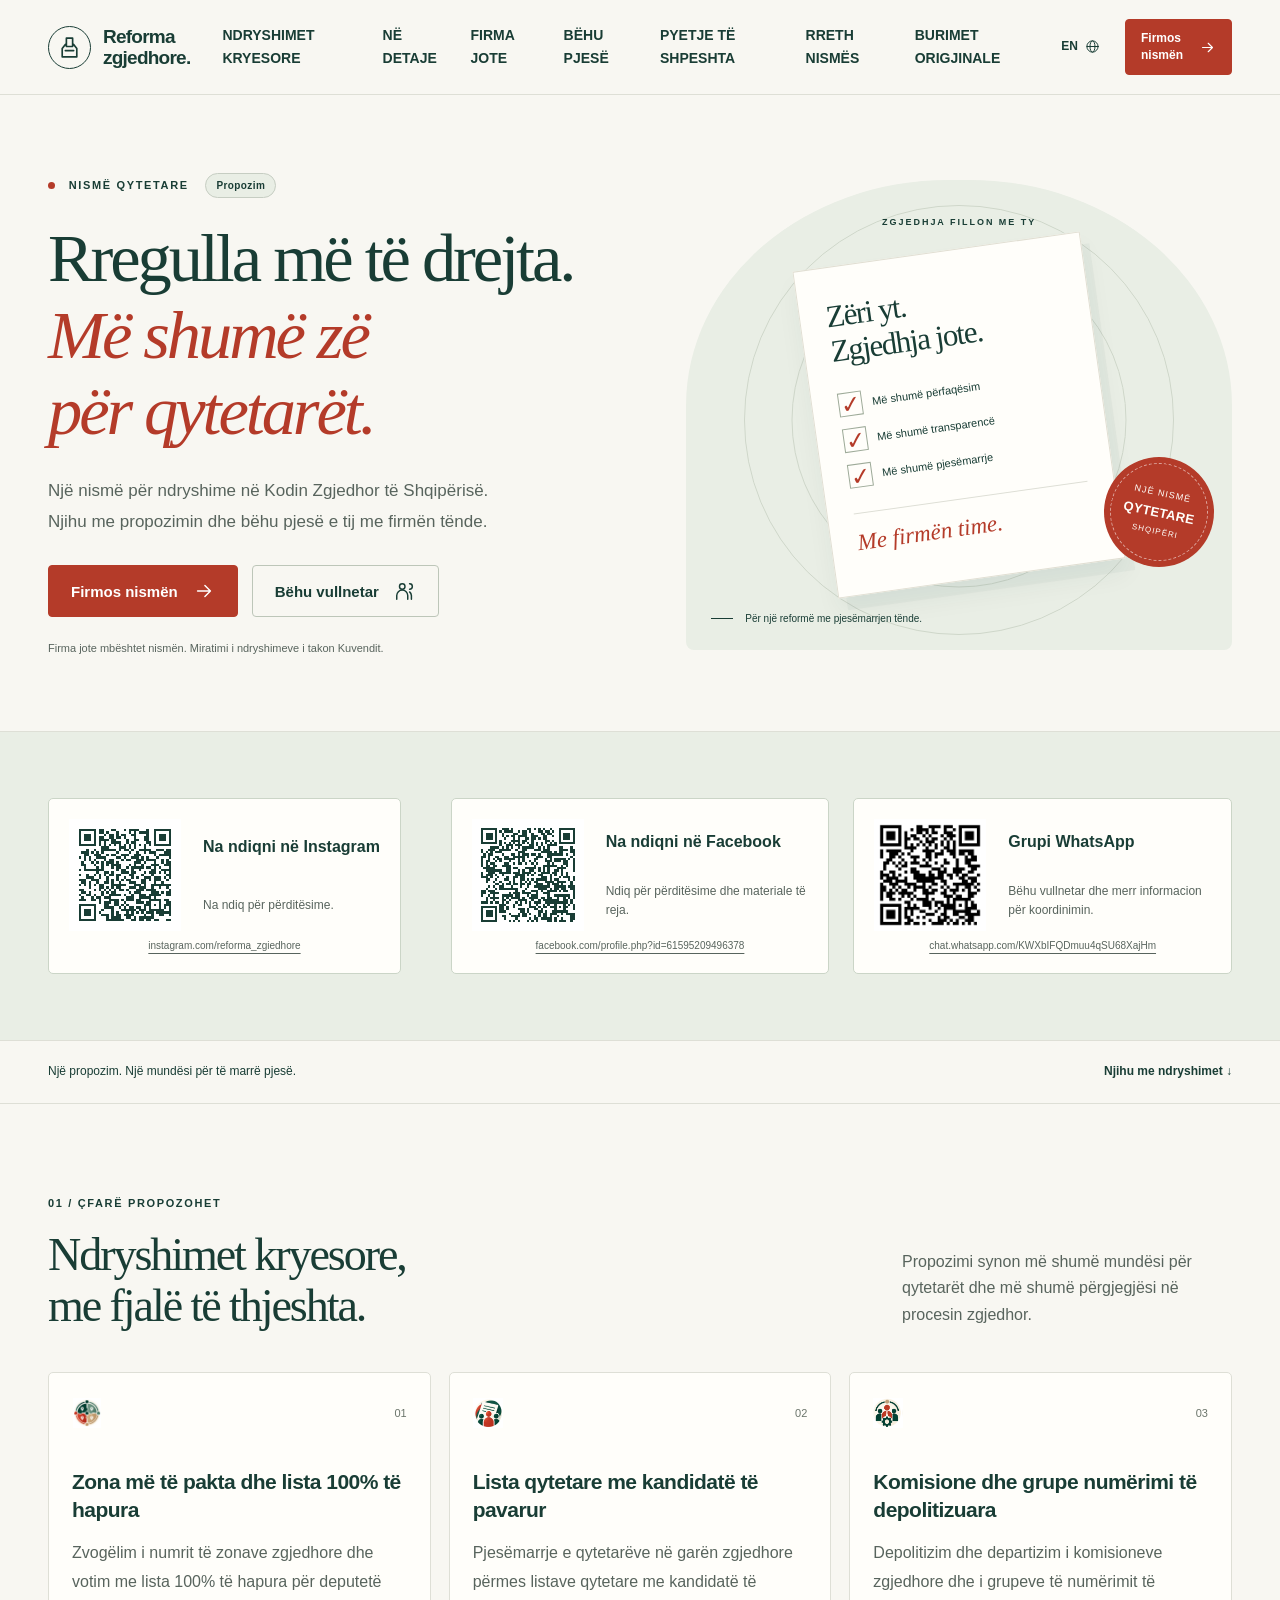
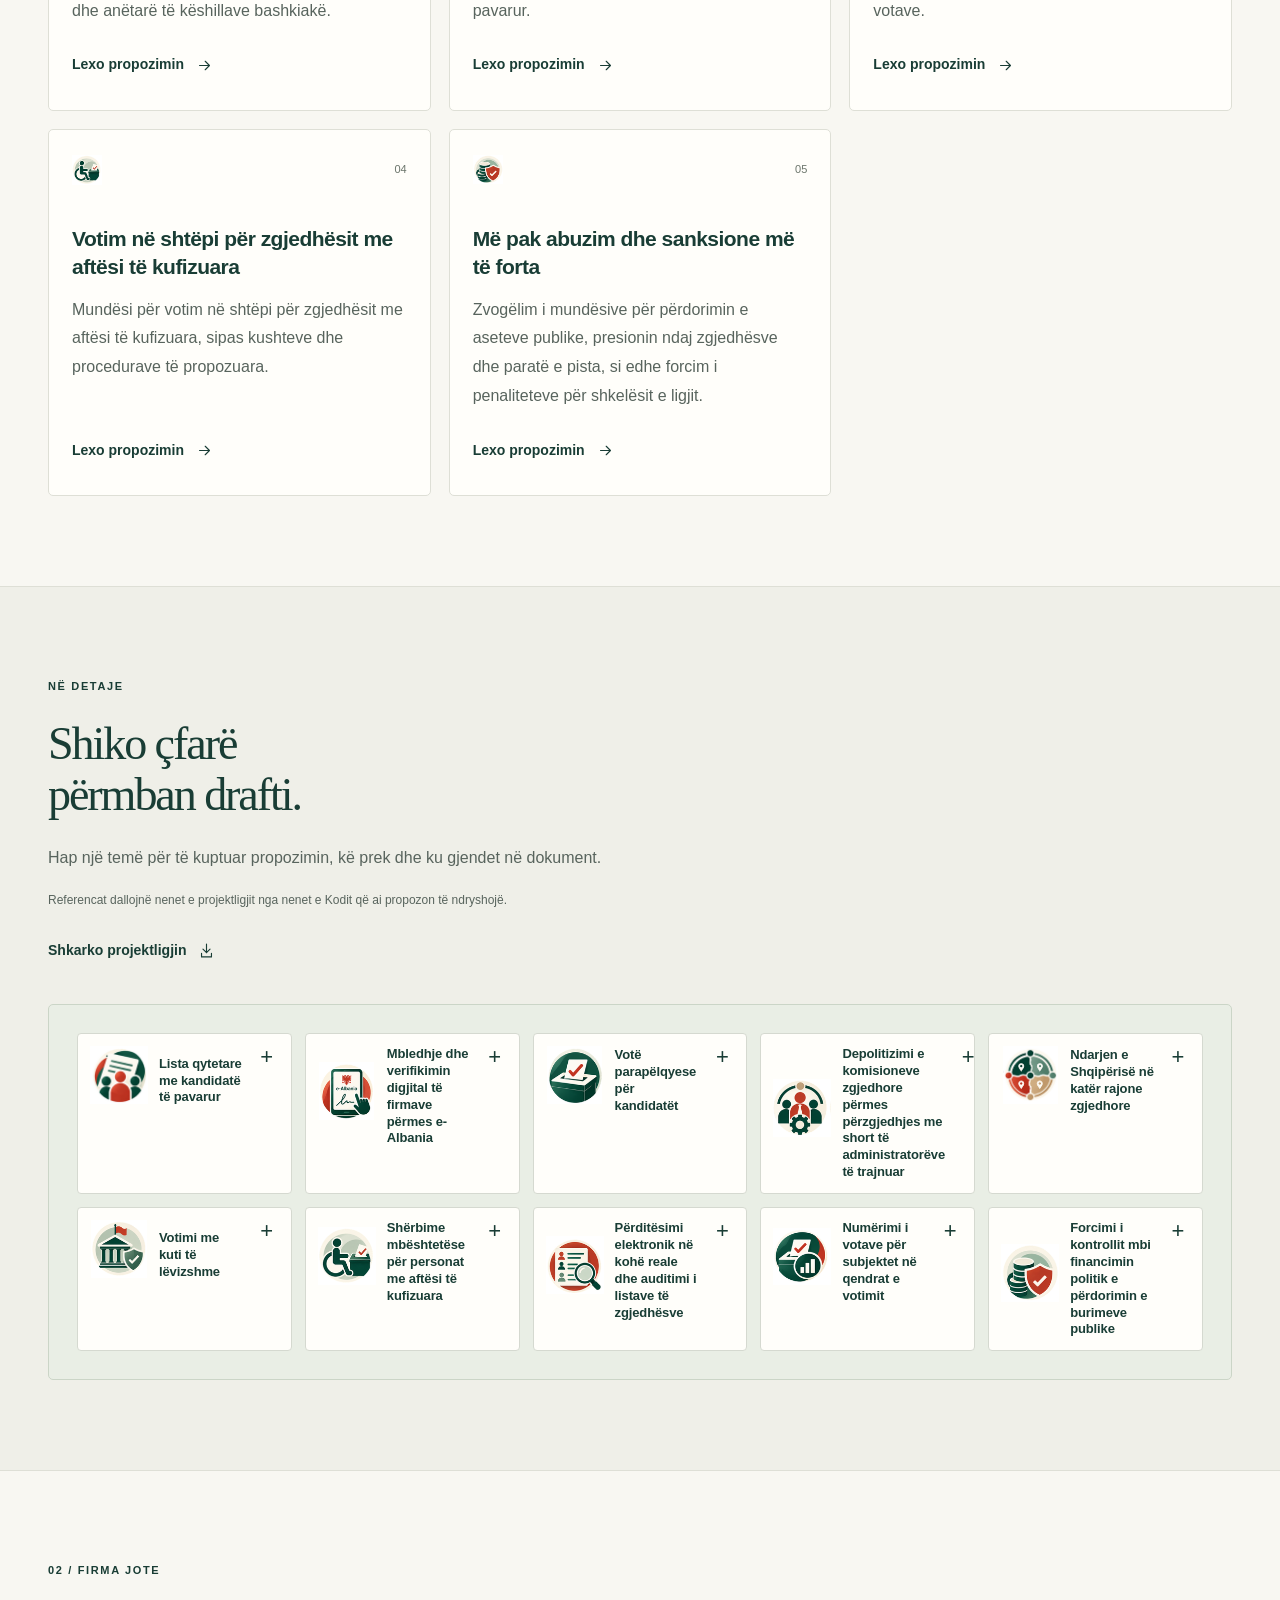
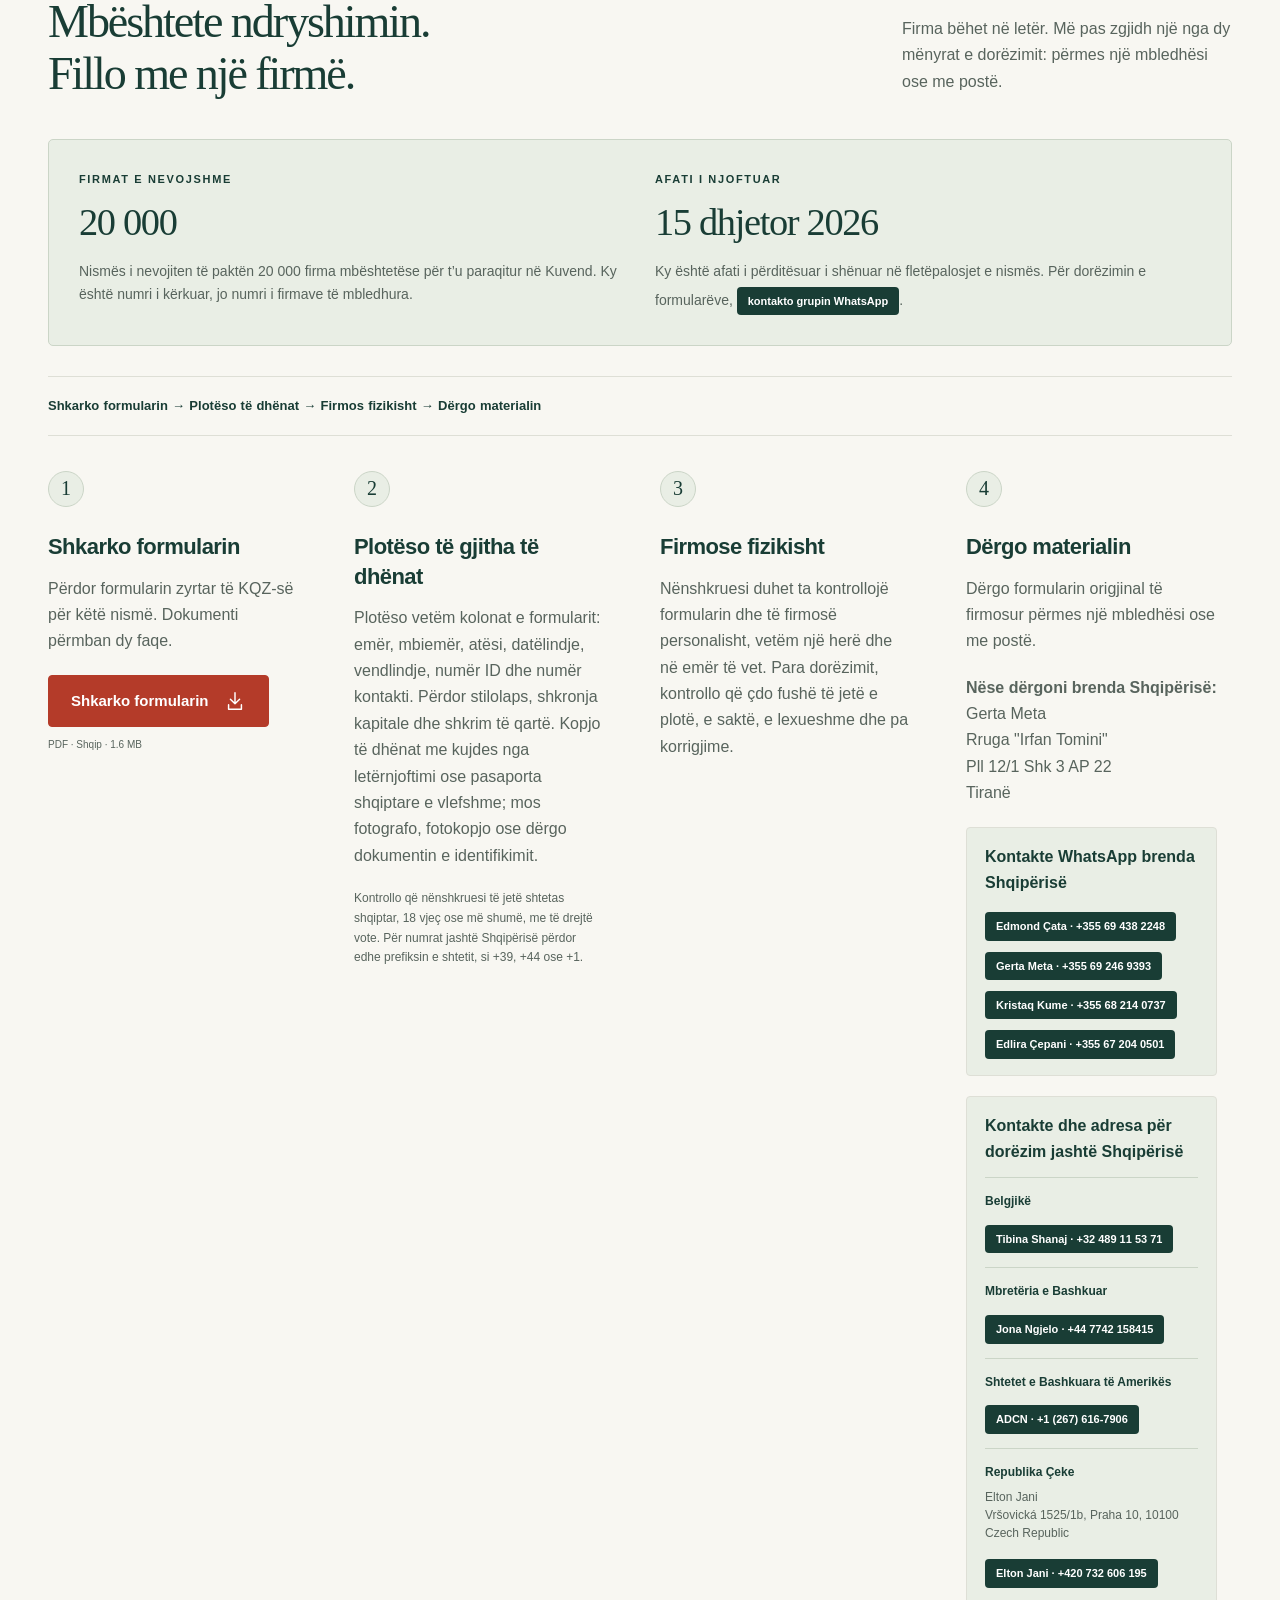
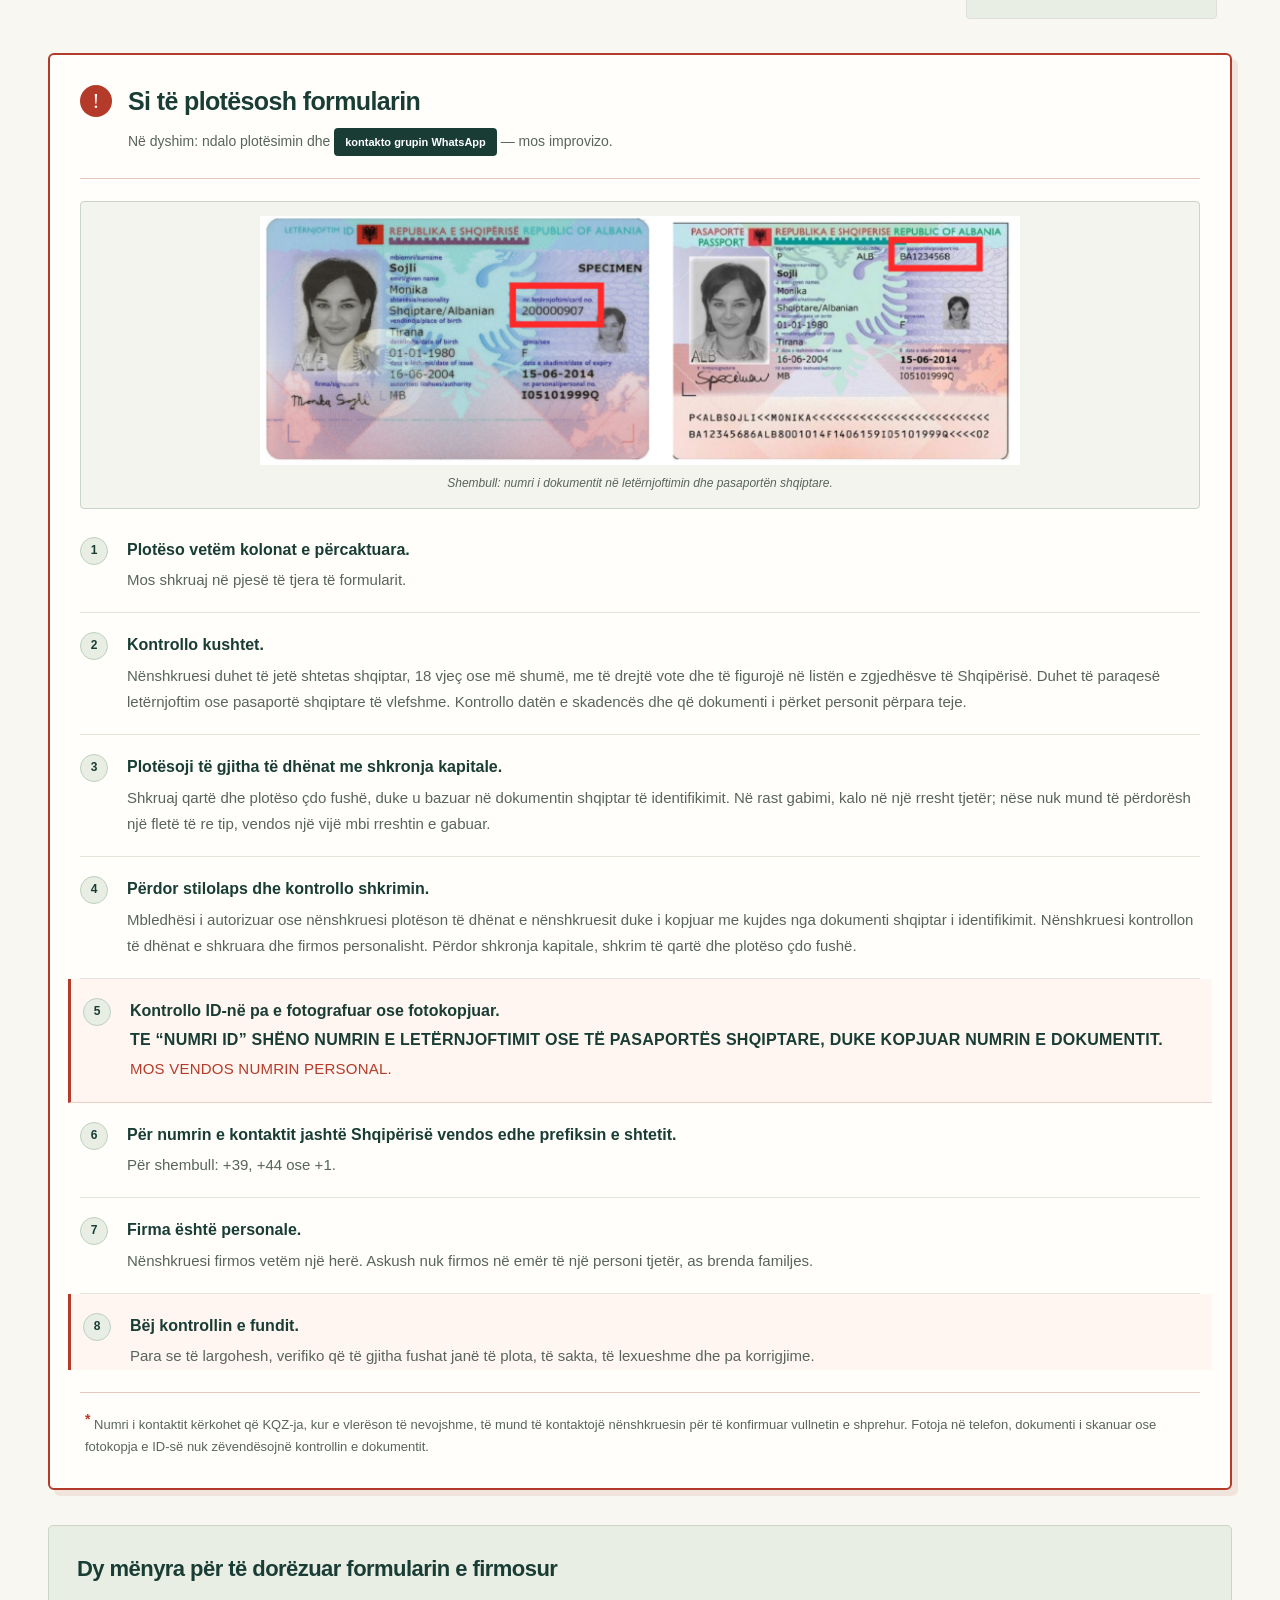
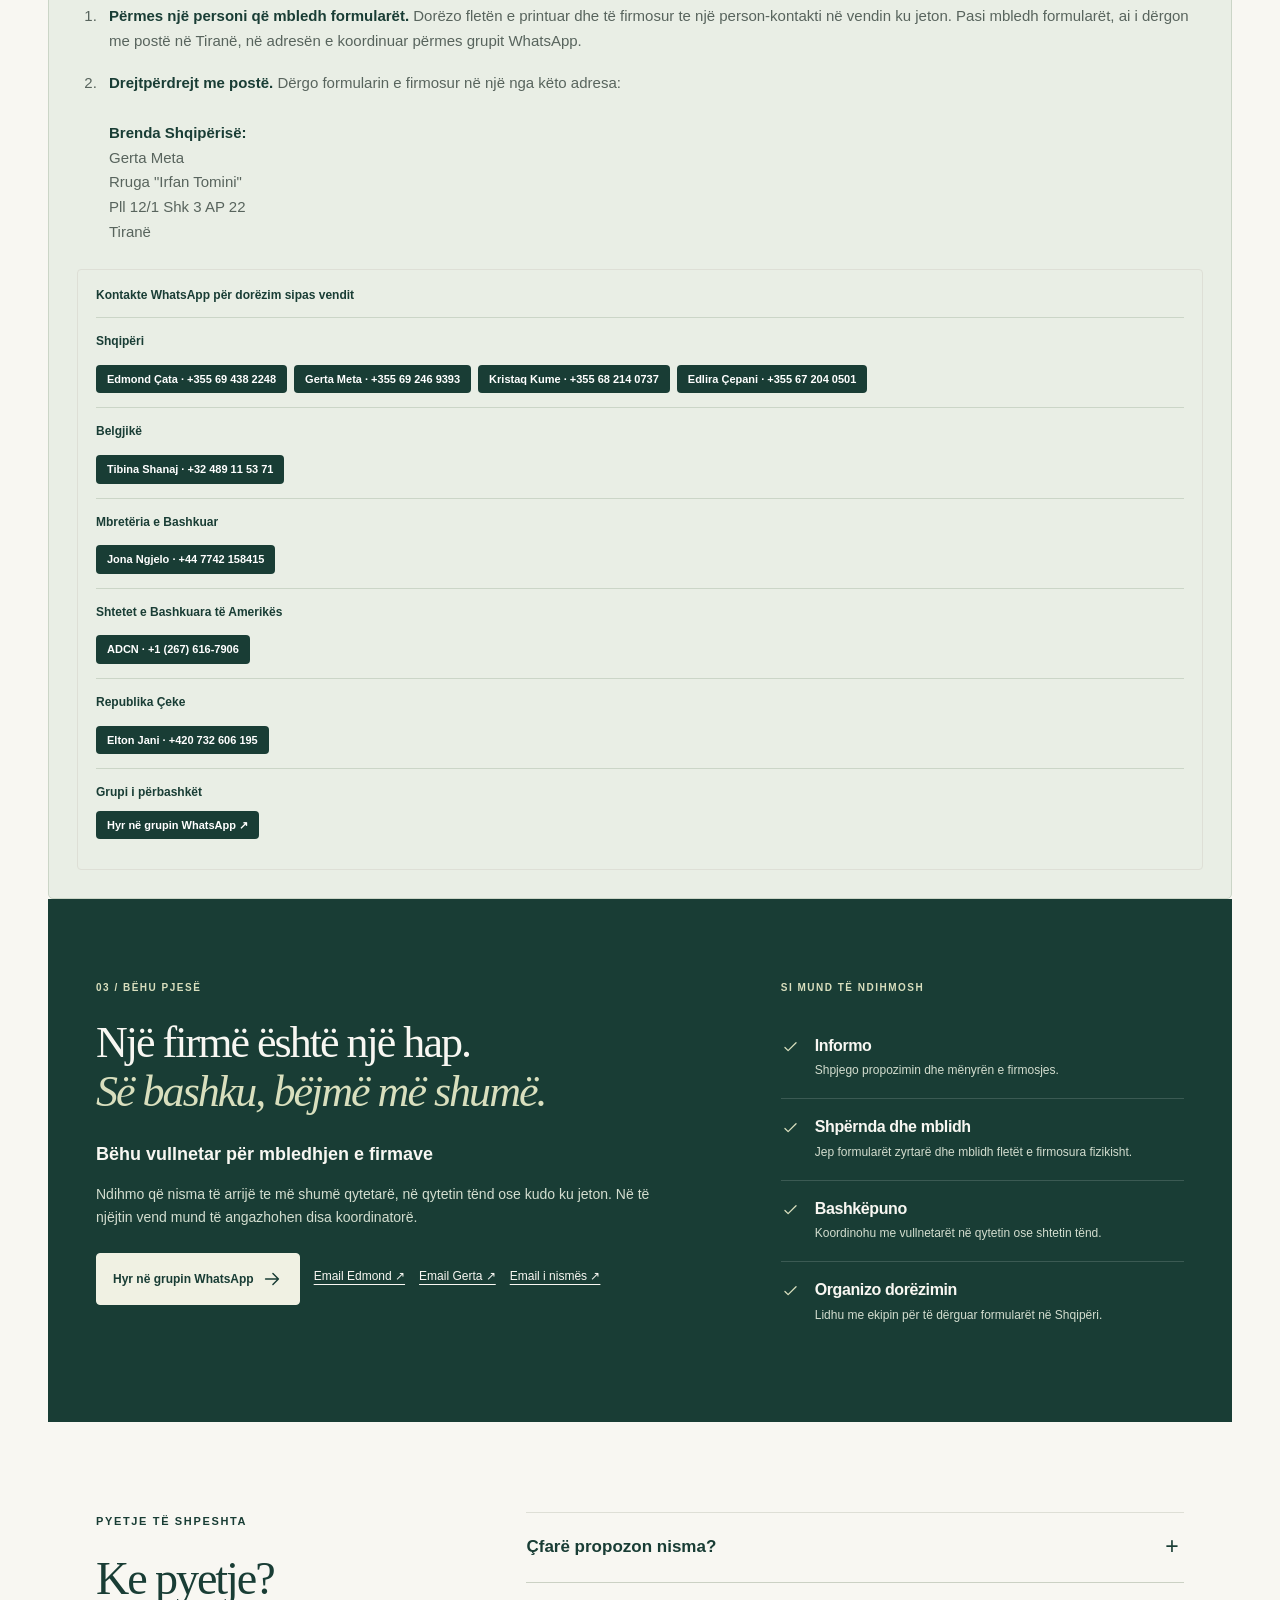
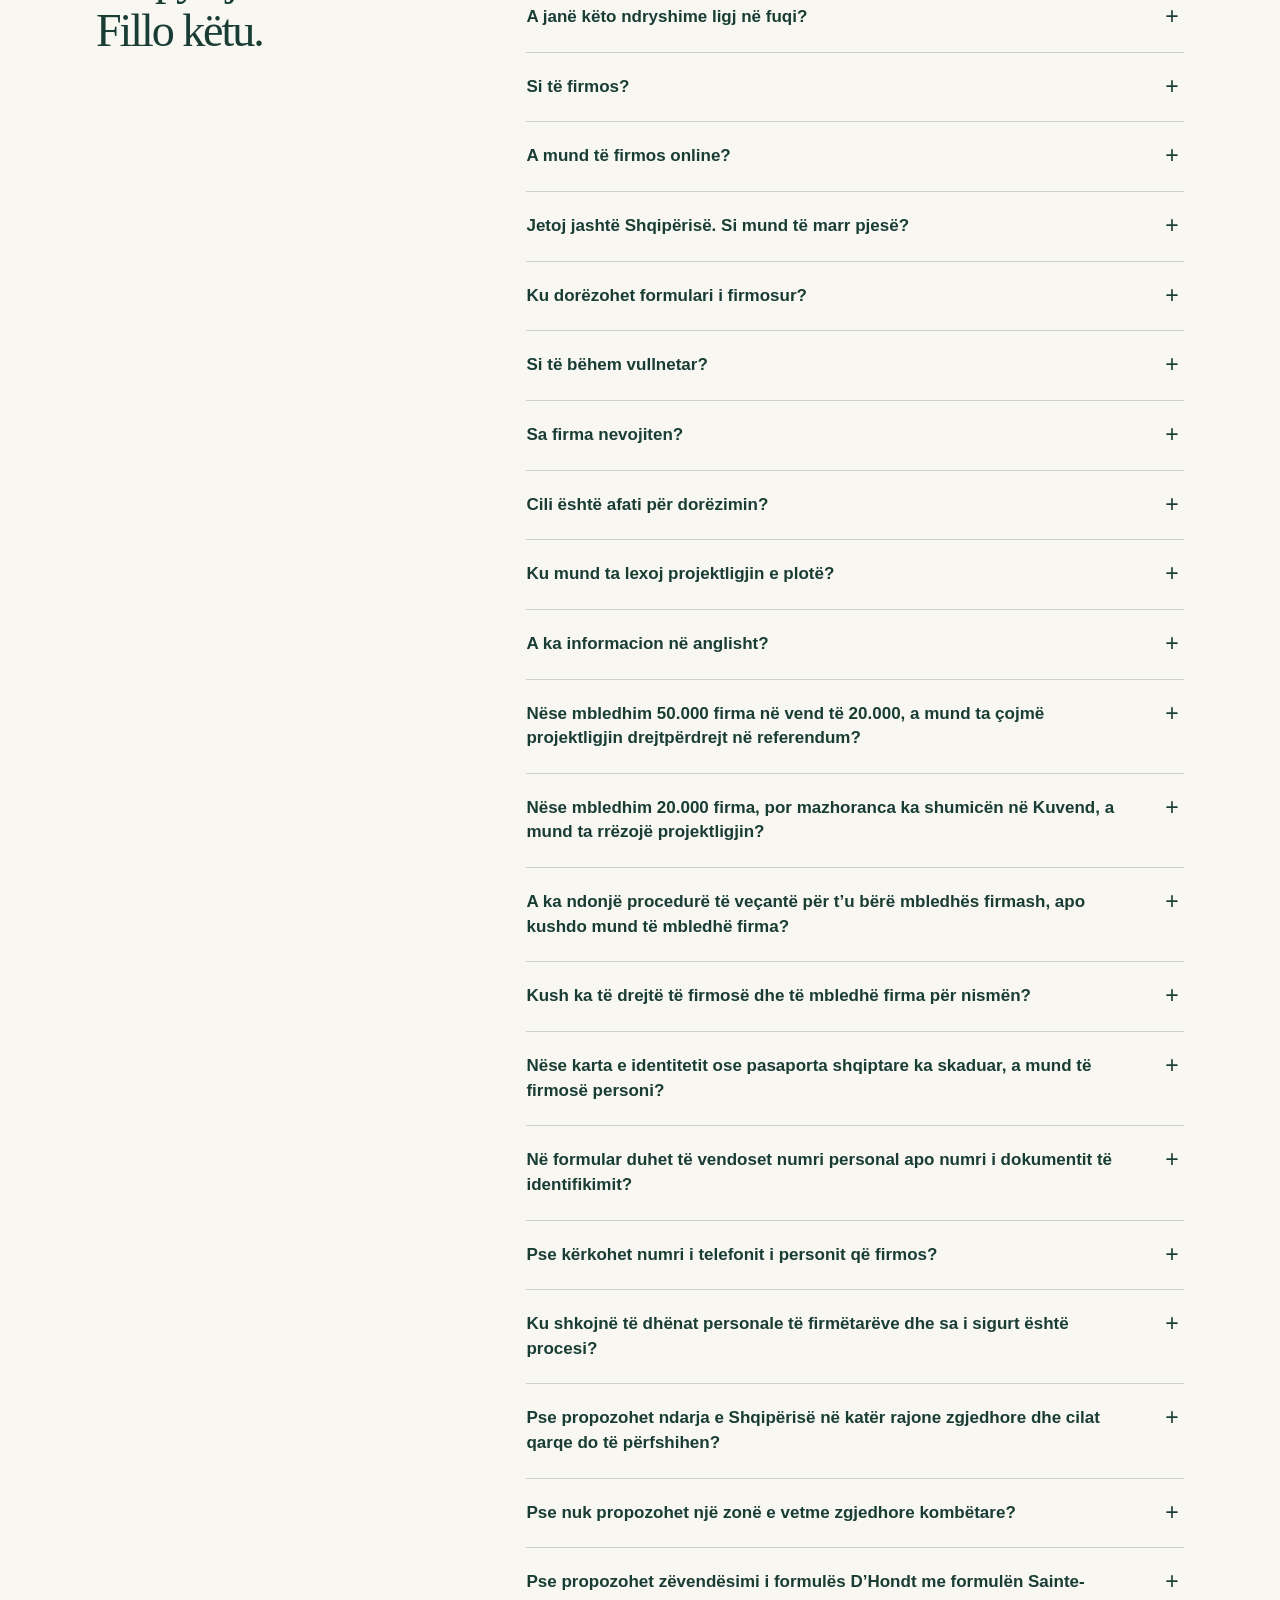
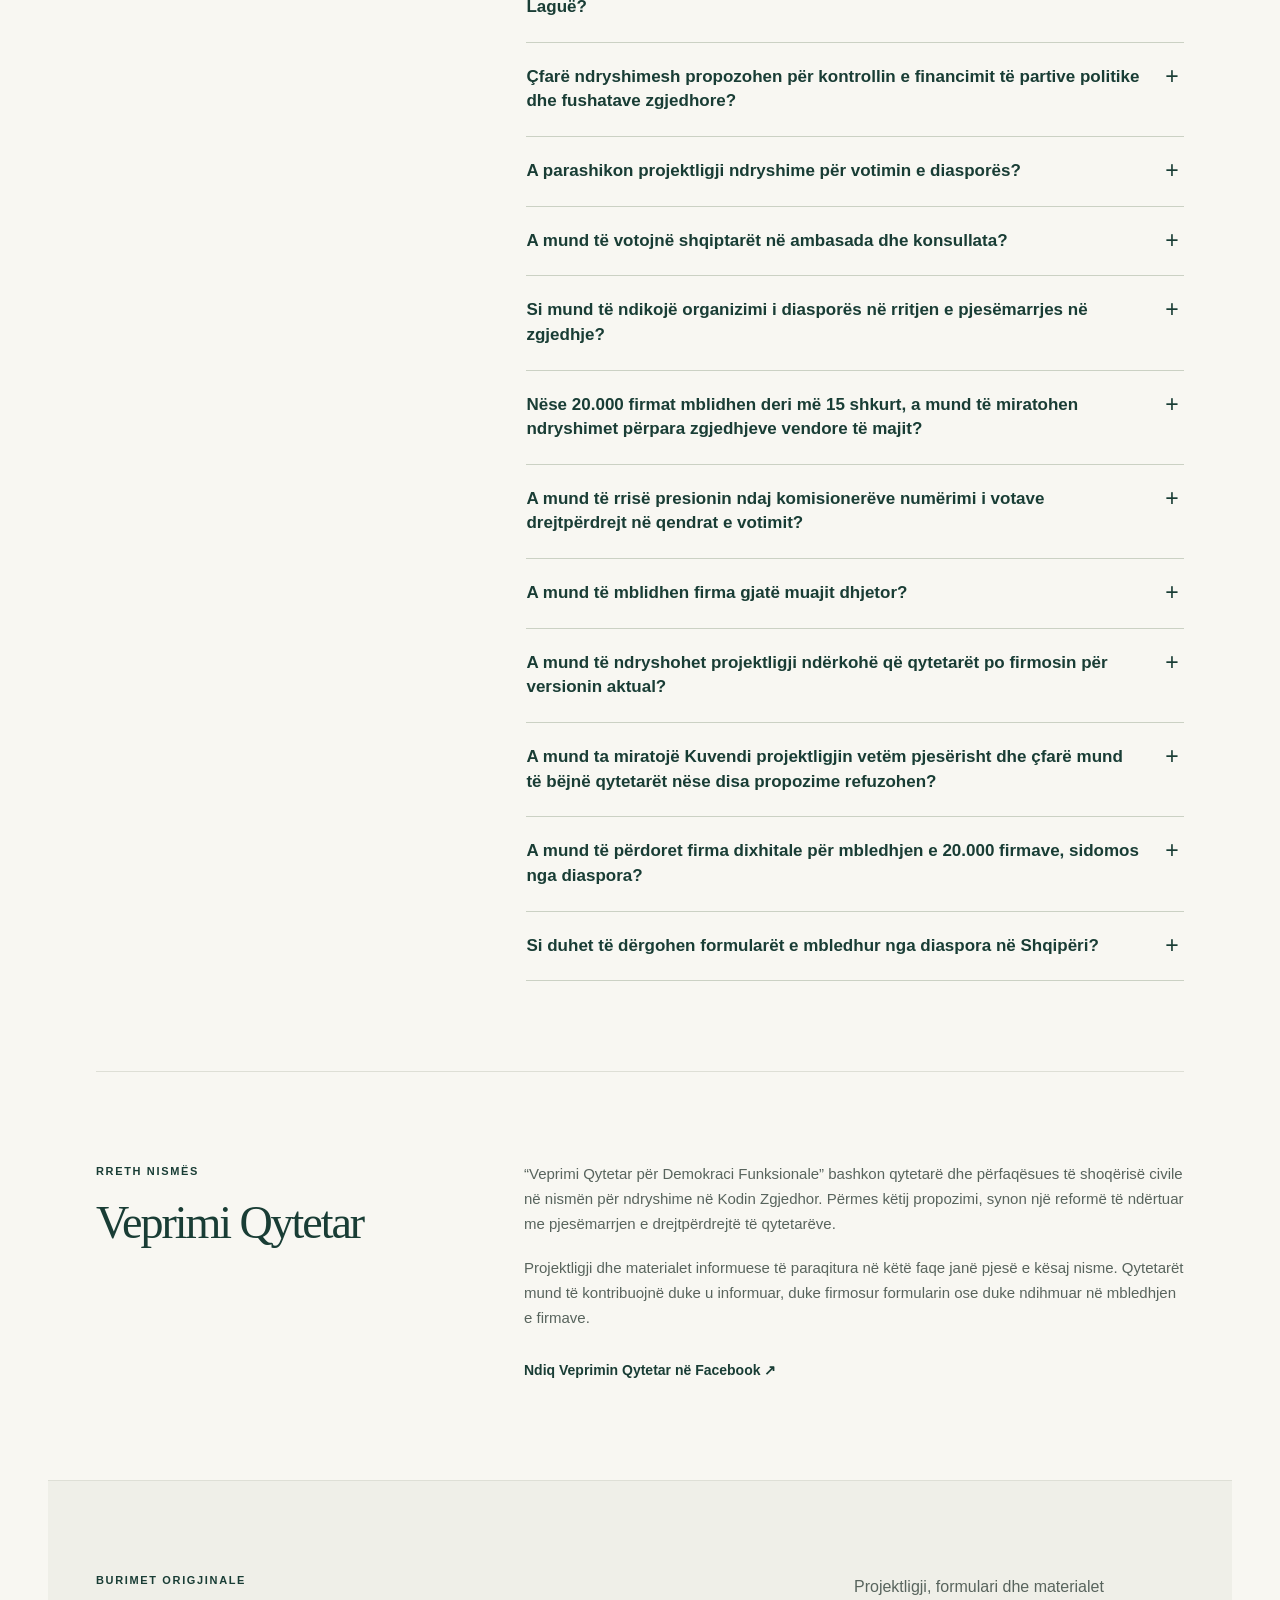
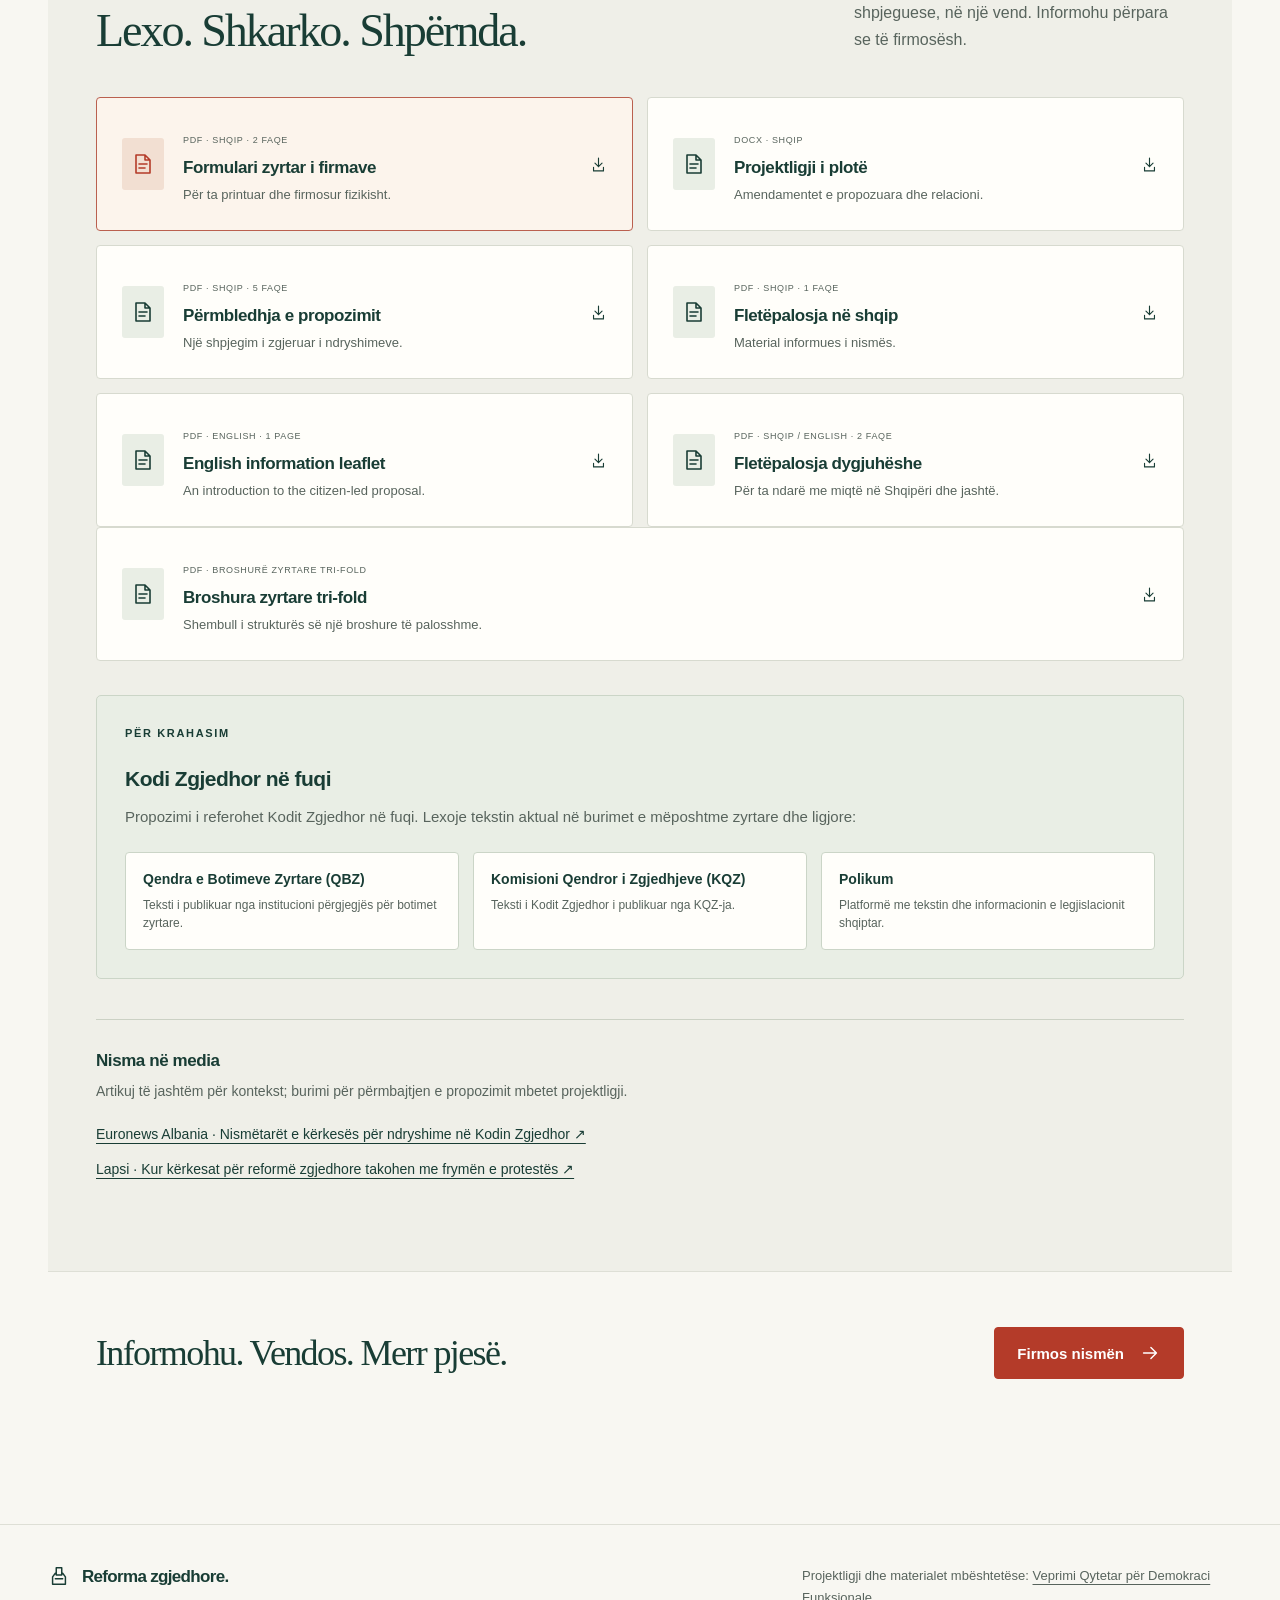
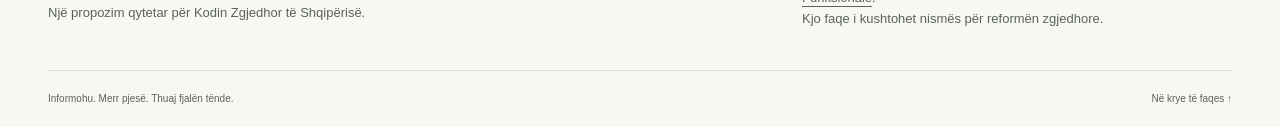
<file: index.html>
<!doctype html>

<html lang="sq">
<head><meta charset="utf-8"><meta name="viewport" content="width=device-width, initial-scale=1"><title>Reforma zgjedhore — Informohu. Firmos. Merr pjesë.</title><meta name="description" content="Njihu me ndryshimet e propozuara në Kodin Zgjedhor të Shqipërisë. Shkarko formularin zyrtar, firmos fizikisht dhe ndihmo si vullnetar."><meta property="og:title" content="Reforma zgjedhore — Informohu. Firmos. Merr pjesë."><meta property="og:description" content="Njihu me ndryshimet e propozuara në Kodin Zgjedhor të Shqipërisë. Shkarko formularin zyrtar, firmos fizikisht dhe ndihmo si vullnetar."><meta property="og:type" content="website"><meta property="og:locale" content="sq_AL"><meta name="theme-color" content="#163c34"><link rel="icon" href="assets/favicon.svg" type="image/svg+xml"><link rel="stylesheet" href="assets/style.css"><link rel="alternate" hreflang="sq" href="index.html"><link rel="alternate" hreflang="en" href="en.html"><script src="assets/main.js" defer></script><script data-goatcounter="https://reformazgjedhore.goatcounter.com/count" async src="https://gc.zgo.at/count.js"></script>
</head>
<body><a class="skip-link" href="#main">Kalo te përmbajtja</a>
<header class="site-header">
<div class="container header-inner"><a class="brand" href="#krye" aria-label="Reforma zgjedhore — kryefaqja"><span class="brand-mark"><svg class="icon" viewBox="0 0 24 24" fill="none" stroke="currentColor" stroke-width="1.6" stroke-linecap="round" stroke-linejoin="round" aria-hidden="true"><path d="m8 9-3 4v8h14v-8l-3-4M8 15h8M9 3h6v8H9z"/></svg></span><span>Reforma<span class="brand-second">zgjedhore.</span></span></a><button class="menu-toggle" aria-expanded="false" aria-controls="navigation" hidden>Menuja <span aria-hidden="true">☰</span></button>
<nav id="navigation" aria-label="Navigimi kryesor"><a href="#ndryshimet">NDRYSHIMET KRYESORE</a><a href="#propozimi">NË DETAJE</a><a href="#firmos">FIRMA JOTE</a><a href="#vullnetar">BËHU PJESË</a><a href="#pyetje">PYETJE TË SHPESHTA</a><a href="#rreth-nismes">RRETH NISMËS</a><a href="#dokumente">BURIMET ORIGJINALE</a>
</nav>
<div class="header-actions"><a class="language" href="en.html" lang="en" hreflang="en" aria-label="Read the English overview">EN <svg class="icon" viewBox="0 0 24 24" fill="none" stroke="currentColor" stroke-width="1.6" stroke-linecap="round" stroke-linejoin="round" aria-hidden="true"><circle cx="12" cy="12" r="9"/><ellipse cx="12" cy="12" rx="4" ry="9"/><path d="M3 12h18"/></svg></a><a class="button small" href="#firmos">Firmos nismën <svg class="icon" viewBox="0 0 24 24" fill="none" stroke="currentColor" stroke-width="1.6" stroke-linecap="round" stroke-linejoin="round" aria-hidden="true"><path d="M5 12h14m-6-6 6 6-6 6"/></svg></a>
</div>
</div>
</header>
<main id="main">
<section class="hero container" id="krye">
<div class="hero-copy">
<p class="eyebrow"><span class="status-dot"></span> NISMË QYTETARE <span class="pill">Propozim</span>
</p>
<h1>Rregulla më të drejta.<br><em>Më shumë zë<br>për qytetarët.</em>
</h1>
<p class="hero-description">Një nismë për ndryshime në Kodin Zgjedhor të Shqipërisë. Njihu me propozimin dhe bëhu pjesë e tij me firmën tënde.
</p>
<div class="actions"><a class="button" href="#firmos">Firmos nismën <svg class="icon" viewBox="0 0 24 24" fill="none" stroke="currentColor" stroke-width="1.6" stroke-linecap="round" stroke-linejoin="round" aria-hidden="true"><path d="M5 12h14m-6-6 6 6-6 6"/></svg></a><a class="button secondary" href="#vullnetar">Bëhu vullnetar <svg class="icon" viewBox="0 0 24 24" fill="none" stroke="currentColor" stroke-width="1.6" stroke-linecap="round" stroke-linejoin="round" aria-hidden="true"><circle cx="9" cy="7" r="3"/><path d="M3 21v-4a6 6 0 0 1 12 0v4M17 4a3 3 0 0 1 0 6m2 11v-4a6 6 0 0 0-2-4"/></svg></a>
</div>
<p class="hero-note">Firma jote mbështet nismën. Miratimi i ndryshimeve i takon Kuvendit.
</p>
</div>
<div class="hero-art" aria-hidden="true">
<div class="orbit orbit-one">
</div>
<div class="orbit orbit-two">
</div><span class="art-label">ZGJEDHJA FILLON ME TY</span>
<div class="paper">
<div class="paper-heading">Zëri yt.<br>Zgjedhja jote.
</div>
<div class="paper-row"><span class="checkbox checked">✓</span><span>Më shumë përfaqësim</span>
</div>
<div class="paper-row"><span class="checkbox checked">✓</span><span>Më shumë transparencë</span>
</div>
<div class="paper-row"><span class="checkbox checked">✓</span><span>Më shumë pjesëmarrje</span>
</div>
<div class="paper-rule">
</div><span class="paper-signature">Me firmën time.</span>
</div>
<div class="art-stamp">NJË NISMË<br><strong>QYTETARE</strong><span>SHQIPËRI</span>
</div>
<div class="art-caption"><span class="caption-line"></span> Për një reformë me pjesëmarrjen tënde.
</div>
</div>
</section><section class="qr-section" aria-label="Na ndiq dhe shpërnda">
<div class="container"><div class="qr-grid">
<div class="qr-card"><a class="qr-image-link" href="https://www.instagram.com/reforma_zgiedhore" target="_blank" rel="noopener"><img src="instagram-qr.svg" alt="Kodi QR për faqen Instagram të reformës zgjedhore"></a><strong>Na ndiqni në Instagram</strong><span>Na ndiq për përditësime.</span><a class="qr-url" href="https://www.instagram.com/reforma_zgiedhore" target="_blank" rel="noopener">instagram.com/reforma_zgiedhore</a></div>
<div class="qr-card"><a class="qr-image-link" href="https://www.facebook.com/profile.php?id=61595209496378" target="_blank" rel="noopener"><img src="facebook-qr.svg" alt="Kodi QR për faqen Facebook të Reformës Zgjedhore"></a><strong>Na ndiqni në Facebook</strong><span>Ndiq për përditësime dhe materiale të reja.</span><a class="qr-url" href="https://www.facebook.com/profile.php?id=61595209496378" target="_blank" rel="noopener">facebook.com/profile.php?id=61595209496378</a></div>
<div class="qr-card"><a class="qr-image-link" href="https://chat.whatsapp.com/KWXbIFQDmuu4qSU68XajHm" target="_blank" rel="noopener"><img src="whatsapp-qr.png" alt="Kodi QR për grupin WhatsApp të vullnetarëve"></a><strong>Grupi WhatsApp</strong><span>Bëhu vullnetar dhe merr informacion për koordinimin.</span><a class="qr-url" href="https://chat.whatsapp.com/KWXbIFQDmuu4qSU68XajHm" target="_blank" rel="noopener">chat.whatsapp.com/KWXbIFQDmuu4qSU68XajHm</a></div>
</div></div>
</section>
<div class="principles">
<div class="container"><span>Një propozim. Një mundësi për të marrë pjesë.</span><a href="#ndryshimet">Njihu me ndryshimet ↓</a>
</div>
</div>
<section class="section container" id="ndryshimet">
<div class="section-heading">
<div>
<p class="eyebrow">01 / ÇFARË PROPOZOHET
</p>
<h2>Ndryshimet kryesore,<br>me fjalë të thjeshta.
</h2>
</div>
<p>Propozimi synon më shumë mundësi për qytetarët dhe më shumë përgjegjësi në procesin zgjedhor.
</p>
</div>
<div class="feature-grid">
<article class="feature">
<div class="feature-top"><img src="Website/Logo/ndarje%20rajone.png" alt="Logo për zonat dhe rajonet zgjedhore"><span>01</span>
</div>
<h3>Zona më të pakta dhe lista 100% të hapura
</h3>
<p>Zvogëlim i numrit të zonave zgjedhore dhe votim me lista 100% të hapura për deputetë dhe anëtarë të këshillave bashkiakë.
</p><a class="text-link" href="#rajonet" data-open-topic>Lexo propozimin <svg class="icon" viewBox="0 0 24 24" fill="none" stroke="currentColor" stroke-width="1.6" stroke-linecap="round" stroke-linejoin="round" aria-hidden="true"><path d="M5 12h14m-6-6 6 6-6 6"/></svg></a>
</article>
<article class="feature">
<div class="feature-top"><img src="Website/Logo/lista%20qytetare.png" alt="Logo për listat qytetare"><span>02</span>
</div>
<h3>Lista qytetare me kandidatë të pavarur
</h3>
<p>Pjesëmarrje e qytetarëve në garën zgjedhore përmes listave qytetare me kandidatë të pavarur.
</p><a class="text-link" href="#listat" data-open-topic>Lexo propozimin <svg class="icon" viewBox="0 0 24 24" fill="none" stroke="currentColor" stroke-width="1.6" stroke-linecap="round" stroke-linejoin="round" aria-hidden="true"><path d="M5 12h14m-6-6 6 6-6 6"/></svg></a>
</article>
<article class="feature">
<div class="feature-top"><img src="Website/Logo/depolitizim.png" alt="Logo për depolitizimin e komisioneve zgjedhore"><span>03</span>
</div>
<h3>Komisione dhe grupe numërimi të depolitizuara
</h3>
<p>Depolitizim dhe departizim i komisioneve zgjedhore dhe i grupeve të numërimit të votave.
</p><a class="text-link" href="#administrata" data-open-topic>Lexo propozimin <svg class="icon" viewBox="0 0 24 24" fill="none" stroke="currentColor" stroke-width="1.6" stroke-linecap="round" stroke-linejoin="round" aria-hidden="true"><path d="M5 12h14m-6-6 6 6-6 6"/></svg></a>
</article>
<article class="feature">
<div class="feature-top"><img src="Website/Logo/aftesi%20te%20kufizuara.png" alt="Logo për votimin e aksesueshëm"><span>04</span>
</div>
<h3>Votim në shtëpi për zgjedhësit me aftësi të kufizuara
</h3>
<p>Mundësi për votim në shtëpi për zgjedhësit me aftësi të kufizuara, sipas kushteve dhe procedurave të propozuara.
</p><a class="text-link" href="#akses" data-open-topic>Lexo propozimin <svg class="icon" viewBox="0 0 24 24" fill="none" stroke="currentColor" stroke-width="1.6" stroke-linecap="round" stroke-linejoin="round" aria-hidden="true"><path d="M5 12h14m-6-6 6 6-6 6"/></svg></a>
</article>
<article class="feature">
<div class="feature-top"><img src="Website/Logo/forcimi%20i%20kontrollit.png" alt="Logo për forcimin e kontrollit"><span>05</span>
</div>
<h3>Më pak abuzim dhe sanksione më të forta
</h3>
<p>Zvogëlim i mundësive për përdorimin e aseteve publike, presionin ndaj zgjedhësve dhe paratë e pista, si edhe forcim i penaliteteve për shkelësit e ligjit.
</p><a class="text-link" href="#burimet" data-open-topic>Lexo propozimin <svg class="icon" viewBox="0 0 24 24" fill="none" stroke="currentColor" stroke-width="1.6" stroke-linecap="round" stroke-linejoin="round" aria-hidden="true"><path d="M5 12h14m-6-6 6 6-6 6"/></svg></a>
</article>
</div>
</section>
<section class="section details-section" id="propozimi">
<div class="container detail-layout">
<div class="detail-intro">
<p class="eyebrow">NË DETAJE
</p>
<h2>Shiko çfarë<br>përmban drafti.
</h2>
<p>Hap një temë për të kuptuar propozimin, kë prek dhe ku gjendet në dokument.
</p>
<p class="source-note">Referencat dallojnë nenet e projektligjit nga nenet e Kodit që ai propozon të ndryshojë.
</p><a class="text-link" href="Amendime%20Kodi%20zgjedhor-Veprimi%20Qytetar.docx" download>Shkarko projektligjin <svg class="icon" viewBox="0 0 24 24" fill="none" stroke="currentColor" stroke-width="1.6" stroke-linecap="round" stroke-linejoin="round" aria-hidden="true"><path d="M12 3v12m-5-5 5 5 5-5M5 16v5h14v-5"/></svg></a>
</div>
<div class="detail-content-columns">
<div class="summary-ten" aria-labelledby="summary-ten-title">
<div class="summary-ten-grid">
<details class="summary-point">
<summary>
<img src="Website/Logo/lista%20qytetare.png" alt="Logo për listat qytetare">
<span class="summary-point-title">Lista qytetare me kandidatë të pavarur</span><span class="expand" aria-hidden="true">+</span>
</summary>
<div class="summary-point-detail"><p>Lista qytetare me kandidatë të pavarur është një listë e krijuar nga qytetarët, me një ose më shumë kandidatë që nuk përfaqësojnë parti politike. Votat e kandidatëve të së njëjtës listë llogariten së bashku për atë listë në rajonin përkatës; nuk bashkohen automatikisht votat e të gjitha listave të pavarura në vend. Nëse lista fiton mandate, ato u jepen kandidatëve me më shumë vota parapëlqyese, duke respektuar edhe rregullat për përfaqësimin gjinor. Për regjistrimin e listës kërkohen firma mbështetëse, ndërsa pragu i votave për fitimin e mandatit duhet të përcaktohet sipas rregullave përfundimtare.<span class="source-reference"><strong>Burimi:</strong> projektligji, nenet 3, 17, 36 dhe 38–41. Kodi Zgjedhor: nenet 2, pika 10.1; 26; 63; 67; 69–72.</span></p></div>
</details>
<details class="summary-point">
<summary>
<img src="Website/Logo/e-albania.png" alt="Logo për mbledhjen dhe verifikimin digjital të firmave përmes e-Albania">
<span class="summary-point-title">Mbledhje dhe verifikimin digjital të firmave përmes e-Albania</span><span class="expand" aria-hidden="true">+</span>
</summary>
<div class="summary-point-detail"><p>Propozohet një platformë digjitale për mbledhjen dhe verifikimin e firmave për kandidime qytetare, përmes identifikimit në e-Albania. Për këtë nismë, formulari i mbështetjes mbetet fizik.<span class="source-reference"><strong>Burimi:</strong> projektligji, nenet 38 dhe 39. Kodi Zgjedhor: nenet 69 dhe 70, në pjesët për mbledhjen e firmave dhe identifikimin përmes e-Albania.</span></p></div>
</details>
<details class="summary-point">
<summary>
<img src="Website/Logo/vote%20parapelqyese.png" alt="Logo për votën parapëlqyese">
<span class="summary-point-title">Votë parapëlqyese për kandidatët</span><span class="expand" aria-hidden="true">+</span>
</summary>
<div class="summary-point-detail"><p>Zgjedhësi mund të shprehë parapëlqimin për një kandidat dhe listat mund të rirenditen sipas votave të kandidatëve, sipas rregullave të draftit.<span class="source-reference"><strong>Burimi:</strong> projektligji, nenet 9, 37, 63, 72, 79 dhe 81. Kodi Zgjedhor: nenet 3, pika 4.1; 67; 106; 116; 162–163 dhe 166.</span></p></div>
</details>
<details class="summary-point">
<summary>
<img src="Website/Logo/depolitizim.png" alt="Logo për depolitizimin e komisioneve zgjedhore">
<span class="summary-point-title">Depolitizimi e komisioneve zgjedhore përmes përzgjedhjes me short të administratorëve të trajnuar</span><span class="expand" aria-hidden="true">+</span>
</summary>
<div class="summary-point-detail"><p>Komisionet dhe grupet e numërimit parashikohen të përzgjidhen me short, me trajnim, certifikim dhe kritere profesionale, për një administratë më pak të varur nga partitë.<span class="source-reference"><strong>Burimi:</strong> projektligji, nenet 19–24 dhe 56. Kodi Zgjedhor: nenet 29, 31, 32, 33, 36, 38 dhe 95.</span></p></div>
</details>
<details class="summary-point">
<summary>
<img src="Website/Logo/ndarje%20rajone.png" alt="Logo për katër rajonet zgjedhore">
<span class="summary-point-title">Ndarjen e Shqipërisë në katër rajone zgjedhore</span><span class="expand" aria-hidden="true">+</span>
</summary>
<div class="summary-point-detail"><p>Drafti propozon katër rajone zgjedhore dhe shpërndarje mandatesh në nivel rajonal, sipas metodës së përshkruar në projektligj.<span class="source-reference"><strong>Burimi:</strong> projektligji, nenet 4, 5, 18, 42, 43 dhe 77–79. Kodi Zgjedhor: nenet 2, pika 24/1 dhe 25; 27; 74; 76; 162–163.</span></p></div>
</details>
<details class="summary-point">
<summary>
<img src="Website/Logo/kontroll.png" alt="Logo për kontrollin e votimit me kuti të lëvizshme">
<span class="summary-point-title">Votimi me kuti të lëvizshme</span><span class="expand" aria-hidden="true">+</span>
</summary>
<div class="summary-point-detail"><p>Parashikohen procedura për votim me kuti të lëvizshme për zgjedhësit që plotësojnë kushtet dhe kërkojnë këtë shërbim.<span class="source-reference"><strong>Burimi:</strong> projektligji, nenet 2, 26, 30–35, 55, 65 dhe 69. Kodi Zgjedhor: nenet 2, pikat 6.1–6.2; 43/1; 46, pika 4; 57/1–57/4; 93; 110/1 dhe 114/1.</span></p></div>
</details>
<details class="summary-point">
<summary>
<img src="Website/Logo/aftesi%20te%20kufizuara.png" alt="Logo për shërbimet mbështetëse për personat me aftësi të kufizuara">
<span class="summary-point-title">Shërbime mbështetëse për personat me aftësi të kufizuara</span><span class="expand" aria-hidden="true">+</span>
</summary>
<div class="summary-point-detail"><p>Propozohen mjete ndihmëse, informacion i përshtatur dhe asistencë, duke ruajtur fshehtësinë dhe integritetin e votës.<span class="source-reference"><strong>Burimi:</strong> projektligji, nenet 6, 14, 15, 33 dhe 64–65. Kodi Zgjedhor: nenet 2, pikat 32–33; 19; 57/2–57/3; 108 dhe 110/1.</span></p></div>
</details>
<details class="summary-point">
<summary>
<img src="Website/Logo/perditesimi%20elektronik.png" alt="Logo për përditësimin elektronik dhe auditimin e listave të zgjedhësve">
<span class="summary-point-title">Përditësimi elektronik në kohë reale dhe auditimi i listave të zgjedhësve</span><span class="expand" aria-hidden="true">+</span>
</summary>
<div class="summary-point-detail"><p>Regjistri i zgjedhësve propozohet të përditësohet elektronikisht në kohë reale dhe të auditohet periodikisht nga një institucion i pavarur.<span class="source-reference"><strong>Burimi:</strong> projektligji, nenet 27–35. Kodi Zgjedhor: nenet 44; 45/1; 46; 57; 57/1–57/4.</span></p></div>
</details>
<details class="summary-point">
<summary>
<img src="Website/Logo/numerimi%20i%20votave.png" alt="Logo për numërimin e votave në qendrat e votimit">
<span class="summary-point-title">Numërimi i votave për subjektet në qendrat e votimit</span><span class="expand" aria-hidden="true">+</span>
</summary>
<div class="summary-point-detail"><p>Votat për subjektet zgjedhore propozohet të numërohen në qendrën e votimit menjëherë pas mbylljes së votimit, me procedura kontrolli dhe publikimi.<span class="source-reference"><strong>Burimi:</strong> projektligji, nenet 7, 25, 66–73. Kodi Zgjedhor: nenet 42; 113; 113/1–113/2; 114/1–114/2; 116–117.</span></p></div>
</details>
<details class="summary-point">
<summary>
<img src="Website/Logo/forcimi%20i%20kontrollit.png" alt="Logo për kontrollin e financimit politik dhe burimeve publike">
<span class="summary-point-title">Forcimi i kontrollit mbi financimin politik e përdorimin e burimeve publike</span><span class="expand" aria-hidden="true">+</span>
</summary>
<div class="summary-point-detail"><p>Propozohen kontroll më i fortë i financimit politik, kufizime për përdorimin e burimeve publike dhe masa kundër shkeljeve.<span class="source-reference"><strong>Burimi:</strong> projektligji, nenet 11–13, 49–54 dhe 75–86. Kodi Zgjedhor: nenet 12; 16/1; 88; 88/1; 91; 92/4; 92/6–92/7; 123/2–123/3; 171–173.</span></p></div>
</details>
</div>
</div>
</div>
</section>
<section class="section container" id="firmos">
<div class="section-heading">
<div>
<p class="eyebrow">02 / FIRMA JOTE
</p>
<h2>Mbështete ndryshimin.<br>Fillo me një firmë.
</h2>
</div>
<p>Firma bëhet në letër. Më pas zgjidh një nga dy mënyrat e dorëzimit: përmes një mbledhësi ose me postë.
</p>
</div>
<aside class="campaign-info" aria-label="Firmat e nevojshme dhe afati">
<div class="campaign-stat">
<p class="eyebrow">FIRMAT E NEVOJSHME</p>
<strong class="campaign-value">20 000</strong>
<p>Nismës i nevojiten të paktën 20 000 firma mbështetëse për t’u paraqitur në Kuvend. Ky është numri i kërkuar, jo numri i firmave të mbledhura.</p>
</div>
<div class="campaign-stat">
<p class="eyebrow">AFATI I NJOFTUAR</p>
<strong class="campaign-value"><time datetime="2026-12-15">15 dhjetor 2026</time></strong>
<p>Ky është afati i përditësuar i shënuar në fletëpalosjet e nismës. Për dorëzimin e formularëve, <a class="whatsapp-link" href="https://chat.whatsapp.com/KWXbIFQDmuu4qSU68XajHm" target="_blank" rel="noopener">kontakto grupin WhatsApp</a>.</p>
</div>
</aside>
<p class="sign-sequence">Shkarko formularin → Plotëso të dhënat → Firmos fizikisht → Dërgo materialin
</p>
<div class="steps four-steps">
<article class="step"><span class="step-number">1</span>
<h3>Shkarko formularin
</h3>
<p>Përdor formularin zyrtar të KQZ-së për këtë nismë. Dokumenti përmban dy faqe.
</p><a class="button" href="Formulari-20mije-Firmat.pdf" download>Shkarko formularin <svg class="icon" viewBox="0 0 24 24" fill="none" stroke="currentColor" stroke-width="1.6" stroke-linecap="round" stroke-linejoin="round" aria-hidden="true"><path d="M12 3v12m-5-5 5 5 5-5M5 16v5h14v-5"/></svg></a><span class="file-caption">PDF · Shqip · 1.6 MB</span>
</article>
<article class="step"><span class="step-number">2</span>
<h3>Plotëso të gjitha të dhënat
</h3>
<p>Plotëso vetëm kolonat e formularit: emër, mbiemër, atësi, datëlindje, vendlindje, numër ID dhe numër kontakti. Përdor stilolaps, shkronja kapitale dhe shkrim të qartë. Kopjo të dhënat me kujdes nga letërnjoftimi ose pasaporta shqiptare e vlefshme; mos fotografo, fotokopjo ose dërgo dokumentin e identifikimit.
</p>
<p class="small-note">Kontrollo që nënshkruesi të jetë shtetas shqiptar, 18 vjeç ose më shumë, me të drejtë vote. Për numrat jashtë Shqipërisë përdor edhe prefiksin e shtetit, si +39, +44 ose +1.
</p>
</article>
<article class="step"><span class="step-number">3</span>
<h3>Firmose fizikisht
</h3>
<p>Nënshkruesi duhet ta kontrollojë formularin dhe të firmosë personalisht, vetëm një herë dhe në emër të vet. Para dorëzimit, kontrollo që çdo fushë të jetë e plotë, e saktë, e lexueshme dhe pa korrigjime.
</p>
</article>
<article class="step"><span class="step-number">4</span>
<h3>Dërgo materialin
</h3>
<p>Dërgo formularin origjinal të firmosur përmes një mbledhësi ose me postë.</p>
<p><strong>Nëse dërgoni brenda Shqipërisë:</strong><br>
Gerta Meta<br>
Rruga "Irfan Tomini"<br>
Pll 12/1 Shk 3 AP 22<br>
Tiranë
</p>
<div class="delivery-coordinators delivery-coordinators-albania" aria-label="Kontakte WhatsApp brenda Shqipërisë"><p><strong>Kontakte WhatsApp brenda Shqipërisë</strong></p>
<div class="delivery-contact-buttons">
<a class="whatsapp-link" href="https://wa.me/355694382248" target="_blank" rel="noopener">Edmond Çata · +355 69 438 2248</a>
<a class="whatsapp-link" href="https://wa.me/355692469393" target="_blank" rel="noopener">Gerta Meta · +355 69 246 9393</a>
<a class="whatsapp-link" href="https://wa.me/355682140737" target="_blank" rel="noopener">Kristaq Kume · +355 68 214 0737</a>
<a class="whatsapp-link" href="https://wa.me/355672040501" target="_blank" rel="noopener">Edlira Çepani · +355 67 204 0501</a>
</div></div>
<div class="delivery-coordinators" aria-label="Kontakte WhatsApp jashtë Shqipërisë"><p><strong>Kontakte dhe adresa për dorëzim jashtë Shqipërisë</strong></p>
<div class="delivery-coordinator"><strong>Belgjikë</strong><div class="delivery-contact-buttons"><a class="whatsapp-link" href="https://wa.me/32489115371" target="_blank" rel="noopener">Tibina Shanaj · +32 489 11 53 71</a></div></div>
<div class="delivery-coordinator"><strong>Mbretëria e Bashkuar</strong><div class="delivery-contact-buttons"><a class="whatsapp-link" href="https://wa.me/447742158415" target="_blank" rel="noopener">Jona Ngjelo · +44 7742 158415</a></div></div>
<div class="delivery-coordinator"><strong>Shtetet e Bashkuara të Amerikës</strong><div class="delivery-contact-buttons"><a class="whatsapp-link" href="https://wa.me/12676167906" target="_blank" rel="noopener">ADCN · +1 (267) 616-7906</a></div></div>
<div class="delivery-coordinator"><strong>Republika Çeke</strong><address>Elton Jani<br>Vršovická 1525/1b, Praha 10, 10100<br>Czech Republic</address><div class="delivery-contact-buttons"><a class="whatsapp-link" href="https://wa.me/420732606195" target="_blank" rel="noopener">Elton Jani · +420 732 606 195</a></div></div></div>
</article>
</div>
<section class="form-guidance" aria-labelledby="form-guidance-title">
<div class="guidance-heading"><span class="guidance-alert">!</span><div><h3 id="form-guidance-title">Si të plotësosh formularin</h3><p>Në dyshim: ndalo plotësimin dhe <a class="whatsapp-link" href="https://chat.whatsapp.com/KWXbIFQDmuu4qSU68XajHm" target="_blank" rel="noopener">kontakto grupin WhatsApp</a> — mos improvizo.</p></div></div>
<figure class="id-illustration"><img src="fill-info.png" alt="Shembull i vendndodhjes së numrit të dokumentit në letërnjoftimin dhe pasaportën shqiptare"><figcaption>Shembull: numri i dokumentit në letërnjoftimin dhe pasaportën shqiptare.</figcaption></figure>
<ol class="form-guidance-list">
<li><span class="guidance-number">1</span><div><strong>Plotëso vetëm kolonat e përcaktuara.</strong><p>Mos shkruaj në pjesë të tjera të formularit.</p></div></li>
<li><span class="guidance-number">2</span><div><strong>Kontrollo kushtet.</strong><p>Nënshkruesi duhet të jetë shtetas shqiptar, 18 vjeç ose më shumë, me të drejtë vote dhe të figurojë në listën e zgjedhësve të Shqipërisë. Duhet të paraqesë letërnjoftim ose pasaportë shqiptare të vlefshme. Kontrollo datën e skadencës dhe që dokumenti i përket personit përpara teje.</p></div></li>
<li><span class="guidance-number">3</span><div><strong>Plotësoji të gjitha të dhënat me shkronja kapitale.</strong><p>Shkruaj qartë dhe plotëso çdo fushë, duke u bazuar në dokumentin shqiptar të identifikimit. Në rast gabimi, kalo në një rresht tjetër; nëse nuk mund të përdorësh një fletë të re tip, vendos një vijë mbi rreshtin e gabuar.</p></div></li>
<li><span class="guidance-number">4</span><div><strong>Përdor stilolaps dhe kontrollo shkrimin.</strong><p>Mbledhësi i autorizuar ose nënshkruesi plotëson të dhënat e nënshkruesit duke i kopjuar me kujdes nga dokumenti shqiptar i identifikimit. Nënshkruesi kontrollon të dhënat e shkruara dhe firmos personalisht. Përdor shkronja kapitale, shkrim të qartë dhe plotëso çdo fushë.</p></div></li>
<li class="guidance-important"><span class="guidance-number">5</span><div><strong>Kontrollo ID-në pa e fotografuar ose fotokopjuar.</strong><p><strong class="id-warning">TE “NUMRI ID” SHËNO NUMRIN E LETËRNJOFTIMIT OSE TË PASAPORTËS SHQIPTARE, DUKE KOPJUAR NUMRIN E DOKUMENTIT.</strong></p><p class="id-warning">MOS VENDOS NUMRIN PERSONAL.</p></div></li>
<li><span class="guidance-number">6</span><div><strong>Për numrin e kontaktit jashtë Shqipërisë vendos edhe prefiksin e shtetit.</strong><p>Për shembull: +39, +44 ose +1.</p></div></li>
<li><span class="guidance-number">7</span><div><strong>Firma është personale.</strong><p>Nënshkruesi firmos vetëm një herë. Askush nuk firmos në emër të një personi tjetër, as brenda familjes.</p></div></li>
<li class="guidance-important"><span class="guidance-number">8</span><div><strong>Bëj kontrollin e fundit.</strong><p>Para se të largohesh, verifiko që të gjitha fushat janë të plota, të sakta, të lexueshme dhe pa korrigjime.</p></div></li>
</ol>
<p class="form-footnote" id="form-footnote"><sup>*</sup> Numri i kontaktit kërkohet që KQZ-ja, kur e vlerëson të nevojshme, të mund të kontaktojë nënshkruesin për të konfirmuar vullnetin e shprehur. Fotoja në telefon, dokumenti i skanuar ose fotokopja e ID-së nuk zëvendësojnë kontrollin e dokumentit.</p>
</section>
<section class="delivery-options" aria-labelledby="menyrat-titulli">
<h3 id="menyrat-titulli">Dy mënyra për të dorëzuar formularin e firmosur</h3>
<ol>
<li><strong>Përmes një personi që mbledh formularët.</strong> Dorëzo fletën e printuar dhe të firmosur te një person-kontakti në vendin ku jeton. Pasi mbledh formularët, ai i dërgon me postë në Tiranë, në adresën e koordinuar përmes grupit WhatsApp.</li>
<li><strong>Drejtpërdrejt me postë.</strong> Dërgo formularin e firmosur në një nga këto adresa:<br><br>
<strong>Brenda Shqipërisë:</strong><br>
Gerta Meta<br>
Rruga "Irfan Tomini"<br>
Pll 12/1 Shk 3 AP 22<br>
Tiranë</li>
</ol>
<div class="delivery-coordinators delivery-options-contacts" aria-label="Kontakte WhatsApp për dorëzim"><p><strong>Kontakte WhatsApp për dorëzim sipas vendit</strong></p>
<div class="delivery-coordinator"><strong>Shqipëri</strong><div class="delivery-contact-buttons"><a class="whatsapp-link" href="https://wa.me/355694382248" target="_blank" rel="noopener">Edmond Çata · +355 69 438 2248</a><a class="whatsapp-link" href="https://wa.me/355692469393" target="_blank" rel="noopener">Gerta Meta · +355 69 246 9393</a><a class="whatsapp-link" href="https://wa.me/355682140737" target="_blank" rel="noopener">Kristaq Kume · +355 68 214 0737</a><a class="whatsapp-link" href="https://wa.me/355672040501" target="_blank" rel="noopener">Edlira Çepani · +355 67 204 0501</a></div></div>
<div class="delivery-coordinator"><strong>Belgjikë</strong><div class="delivery-contact-buttons"><a class="whatsapp-link" href="https://wa.me/32489115371" target="_blank" rel="noopener">Tibina Shanaj · +32 489 11 53 71</a></div></div>
<div class="delivery-coordinator"><strong>Mbretëria e Bashkuar</strong><div class="delivery-contact-buttons"><a class="whatsapp-link" href="https://wa.me/447742158415" target="_blank" rel="noopener">Jona Ngjelo · +44 7742 158415</a></div></div>
<div class="delivery-coordinator"><strong>Shtetet e Bashkuara të Amerikës</strong><div class="delivery-contact-buttons"><a class="whatsapp-link" href="https://wa.me/12676167906" target="_blank" rel="noopener">ADCN · +1 (267) 616-7906</a></div></div>
<div class="delivery-coordinator"><strong>Republika Çeke</strong><div class="delivery-contact-buttons"><a class="whatsapp-link" href="https://wa.me/420732606195" target="_blank" rel="noopener">Elton Jani · +420 732 606 195</a></div></div>
<div class="delivery-coordinator"><strong>Grupi i përbashkët</strong><a class="whatsapp-link" href="https://chat.whatsapp.com/KWXbIFQDmuu4qSU68XajHm" target="_blank" rel="noopener">Hyr në grupin WhatsApp ↗</a></div></div>
</section>
<section class="volunteer-section" id="vullnetar">
<div class="container volunteer-layout">
<div>
<p class="eyebrow">03 / BËHU PJESË
</p>
<h2>Një firmë është një hap.<br><em>Së bashku, bëjmë më shumë.</em>
</h2>
<p class="volunteer-lead">Bëhu vullnetar për mbledhjen e firmave
</p>
<p>Ndihmo që nisma të arrijë te më shumë qytetarë, në qytetin tënd ose kudo ku jeton. Në të njëjtin vend mund të angazhohen disa koordinatorë.
</p>
<div class="actions"><a class="button light whatsapp-link" href="https://chat.whatsapp.com/KWXbIFQDmuu4qSU68XajHm" target="_blank" rel="noopener">Hyr në grupin WhatsApp <svg class="icon" viewBox="0 0 24 24" fill="none" stroke="currentColor" stroke-width="1.6" stroke-linecap="round" stroke-linejoin="round" aria-hidden="true"><path d="M5 12h14m-6-6 6 6-6 6"/></svg></a><a class="email-light" href="mailto:edmondcata@hotmail.com?subject=Vullnetar%20p%C3%ABr%20mbledhjen%20e%20firmave">Email Edmond ↗</a><a class="email-light" href="mailto:gertameta@yahoo.com?subject=Vullnetar%20p%C3%ABr%20mbledhjen%20e%20firmave">Email Gerta ↗</a><a class="email-light" href="mailto:veprimi.qytetar@gmail.com?subject=Vullnetar%20p%C3%ABr%20mbledhjen%20e%20firmave">Email i nismës ↗</a>
</div>
</div>
<div class="volunteer-tasks">
<p class="eyebrow">SI MUND TË NDIHMOSH
</p>
<div class="volunteer-task"><svg class="icon" viewBox="0 0 24 24" fill="none" stroke="currentColor" stroke-width="1.6" stroke-linecap="round" stroke-linejoin="round" aria-hidden="true"><path d="m5 12 4 4L19 6"/></svg>
<div>
<h3>Informo
</h3>
<p>Shpjego propozimin dhe mënyrën e firmosjes.
</p>
</div>
</div>
<div class="volunteer-task"><svg class="icon" viewBox="0 0 24 24" fill="none" stroke="currentColor" stroke-width="1.6" stroke-linecap="round" stroke-linejoin="round" aria-hidden="true"><path d="m5 12 4 4L19 6"/></svg>
<div>
<h3>Shpërnda dhe mblidh
</h3>
<p>Jep formularët zyrtarë dhe mblidh fletët e firmosura fizikisht.
</p>
</div>
</div>
<div class="volunteer-task"><svg class="icon" viewBox="0 0 24 24" fill="none" stroke="currentColor" stroke-width="1.6" stroke-linecap="round" stroke-linejoin="round" aria-hidden="true"><path d="m5 12 4 4L19 6"/></svg>
<div>
<h3>Bashkëpuno
</h3>
<p>Koordinohu me vullnetarët në qytetin ose shtetin tënd.
</p>
</div>
</div>
<div class="volunteer-task"><svg class="icon" viewBox="0 0 24 24" fill="none" stroke="currentColor" stroke-width="1.6" stroke-linecap="round" stroke-linejoin="round" aria-hidden="true"><path d="m5 12 4 4L19 6"/></svg>
<div>
<h3>Organizo dorëzimin
</h3>
<p>Lidhu me ekipin për të dërguar formularët në Shqipëri.
</p>
</div>
</div>
</div>
</div>
</section>
<section class="section container faq-layout" id="pyetje">
<div>
<p class="eyebrow">PYETJE TË SHPESHTA
</p>
<h2>Ke pyetje?<br>Fillo këtu.
</h2>
</div>
<div class="faq-list">
<details>
<summary>Çfarë propozon nisma?<span class="expand" aria-hidden="true">+</span>
</summary>
<div class="detail-content">
<p>Një paketë ndryshimesh në Kodin Zgjedhor për përfaqësimin qytetar, administrimin e zgjedhjeve, transparencën dhe aksesin në votim. Lexo katër temat kryesore ose hap shpjegimet e plota sipas temës.
</p>
</div>
</details>
<details>
<summary>A janë këto ndryshime ligj në fuqi?<span class="expand" aria-hidden="true">+</span>
</summary>
<div class="detail-content">
<p>Dokumenti që prezantohet këtu është projektligj. Firma mbështet nismën; nuk e miraton automatikisht ligjin. Miratimi i ndryshimeve i takon Kuvendit.
</p>
</div>
</details>
<details>
<summary>Si të firmos?<span class="expand" aria-hidden="true">+</span>
</summary>
<div class="detail-content">
<p>Shkarko formularin zyrtar, printoje, plotëso fushat e kërkuara dhe firmose me dorë. Pastaj dorëzoje përmes një mbledhësi ose me postë. Nëse dërgon nga jashtë Shqipërisë, përdor këtë adresë:<br><br>
Elton Jani<br>
Vršovická 1525/1b, Praha 10, 10100<br>
Czech Republic.
</p>
</div>
</details>
<details>
<summary>A mund të firmos online?<span class="expand" aria-hidden="true">+</span>
</summary>
<div class="detail-content">
<p>Jo përmes kësaj faqeje. Sipas udhëzimeve të nismës, mbështetja jepet me firmë fizike në formularin e printuar. Pas firmosjes në letër, formulari dorëzohet përmes një mbledhësi ose me postë. Propozimi për një platformë digjitale lidhet me rregullat e ardhshme të kandidimit.
</p>
</div>
</details>
<details>
<summary>Jetoj jashtë Shqipërisë. Si mund të marr pjesë?<span class="expand" aria-hidden="true">+</span>
</summary>
<div class="detail-content">
<p>Sipas udhëzimeve të nismës, shtetasit shqiptarë me të drejtë vote mund të kontribuojnë edhe nga jashtë. Printo dhe firmos formularin. Mund ta dorëzosh përmes një personi që mbledh formularët në vendin ku jeton ose ta dërgosh vetë me postë në këtë adresë:<br><br>
Elton Jani<br>
Vršovická 1525/1b, Praha 10, 10100<br>
Czech Republic.
</p>
</div>
</details>
<details>
<summary>Ku dorëzohet formulari i firmosur?<span class="expand" aria-hidden="true">+</span>
</summary>
<div class="detail-content">
<p>Ke dy mundësi: dorëzoje te një person që mbledh formularët ose dërgoje drejtpërdrejt me postë. Nga jashtë Shqipërisë, dërgoje në:<br><br>
Elton Jani<br>
Vršovická 1525/1b, Praha 10, 10100<br>
Czech Republic.<br><br>
Brenda Shqipërisë, dërgoje te:<br>
Gerta Meta<br>
Rruga "Irfan Tomini"<br>
Pll 12/1 Shk 3 AP 22<br>
Tiranë.<br><br>
Për koordinim, kontakto <a class="whatsapp-link" href="https://chat.whatsapp.com/KWXbIFQDmuu4qSU68XajHm" target="_blank" rel="noopener">grupin WhatsApp</a> ose një nga kontaktet:<br>
<a class="whatsapp-link" href="https://wa.me/355694382248" target="_blank" rel="noopener">+355 69 438 2248 — Edmond Çata</a><br>
<a class="whatsapp-link" href="https://wa.me/355692469393" target="_blank" rel="noopener">+355 69 246 9393 — Gerta Meta</a><br>
<a class="whatsapp-link" href="https://wa.me/355682140737" target="_blank" rel="noopener">+355 68 214 0737 — Kristaq Kume</a><br>
<a class="whatsapp-link" href="https://wa.me/355672040501" target="_blank" rel="noopener">+355 67 204 0501 — Edlira Çepani</a>.
</p>
</div>
</details>
<details>
<summary>Si të bëhem vullnetar?<span class="expand" aria-hidden="true">+</span>
</summary>
<div class="detail-content">
<p>Shkruaji ekipit në <a class="whatsapp-link" href="https://chat.whatsapp.com/KWXbIFQDmuu4qSU68XajHm" target="_blank" rel="noopener">WhatsApp</a> ose telefono një nga kontaktet:<br>
<a class="whatsapp-link" href="https://wa.me/355694382248" target="_blank" rel="noopener">+355 69 438 2248 — Edmond Çata</a><br>
<a class="whatsapp-link" href="https://wa.me/355692469393" target="_blank" rel="noopener">+355 69 246 9393 — Gerta Meta</a><br>
<a class="whatsapp-link" href="https://wa.me/355682140737" target="_blank" rel="noopener">+355 68 214 0737 — Kristaq Kume</a><br>
<a class="whatsapp-link" href="https://wa.me/355672040501" target="_blank" rel="noopener">+355 67 204 0501 — Edlira Çepani</a><br>
Email: <a href="mailto:edmondcata@hotmail.com">edmondcata@hotmail.com</a>, <a href="mailto:gertameta@yahoo.com">gertameta@yahoo.com</a>, <a href="mailto:veprimi.qytetar@gmail.com">veprimi.qytetar@gmail.com</a>.<br>
Trego qytetin dhe shtetin ku ndodhesh. Mund të ndihmosh me informimin, shpërndarjen, mbledhjen dhe dorëzimin e formularëve.
</p>
</div>
</details>
<details>
<summary>Sa firma nevojiten?<span class="expand" aria-hidden="true">+</span></summary>
<div class="detail-content">
<p>Nismës i nevojiten të paktën 20 000 firma mbështetëse për t’u paraqitur në Kuvend. Ky është numri i kërkuar për nismën; në këtë faqe nuk publikohet një numër i firmave të mbledhura. Firma mbështet propozimin, ndërsa miratimi i ndryshimeve i takon Kuvendit.</p>
</div>
</details>
<details>
<summary>Cili është afati për dorëzimin?<span class="expand" aria-hidden="true">+</span>
</summary>
<div class="detail-content">
<p>Afati i përditësuar i shënuar në fletëpalosjet e nismës është 15 dhjetor 2026.
</p>
</div>
</details>
<details>
<summary>Ku mund ta lexoj projektligjin e plotë?<span class="expand" aria-hidden="true">+</span>
</summary>
<div class="detail-content">
<p>Te seksioni “Dokumente” mund të shkarkosh projektligjin origjinal në format DOCX, përmbledhjen dhe fletëpalosjet.
</p>
</div>
</details>
<details>
<summary>A ka informacion në anglisht?<span class="expand" aria-hidden="true">+</span>
</summary>
<div class="detail-content">
<p>Po. Hap lidhjen “EN” në krye të faqes për një përmbledhje në anglisht. Te dokumentet gjenden fletëpalosja anglisht dhe versioni dygjuhësh.
</p>
</div>
</details>
<details>
<summary>Nëse mbledhim 50.000 firma në vend të 20.000, a mund ta çojmë projektligjin drejtpërdrejt në referendum?
<span class="expand" aria-hidden="true">+</span>
</summary>
<div class="detail-content">
<p>Jo. Nisma qytetare ligjvënëse dhe referendumi janë mekanizma të ndryshëm. Të paktën 20.000 zgjedhës mund të propozojnë një projektligj në Kuvend. Referendumi përdoret, sipas kushteve ligjore, për shfuqizimin e një ligji ose çështje të rëndësisë së veçantë. Edhe nëse mblidhen 50.000 firma, projektligji nuk kalon automatikisht në referendum. Më shumë firma e forcojnë mbështetjen publike, por jo natyrën e procedurës. Procesi referendar do të kishte afate dhe hapa të tjerë.
</p>
</div>
</details>
  <details>
<summary>Nëse mbledhim 20.000 firma, por mazhoranca ka shumicën në Kuvend, a mund ta rrëzojë projektligjin?
<span class="expand" aria-hidden="true">+</span>
</summary>
<div class="detail-content">
<p>Po. Mbledhja e 20.000 firmave mundëson paraqitjen e projektligjit në Kuvend, por nuk garanton miratimin. Kuvendi mund ta shqyrtojë, ndryshojë, miratojë ose refuzojë. Në vitin 2022, një nismë e mbështetur nga mbi 26.000 firma për lista 100% të hapura në zgjedhjet vendore u diskutua shkurtimisht dhe nuk u miratua. Megjithatë, reforma zgjedhore është sot në diskutim dhe nisma mund të mbështetet nga presioni qytetar, dialogu me deputetët dhe organizatat ndërkombëtare. Angazhimi nuk përfundon me dorëzimin e firmave: kërkohet informim, pjesëmarrje dhe ndjekje e procesit parlamentar.
</p>
</div>
</details>
  <details>
<summary>A ka ndonjë procedurë të veçantë për t’u bërë mbledhës firmash, apo kushdo mund të mbledhë firma?
<span class="expand" aria-hidden="true">+</span>
</summary>
<div class="detail-content">
<p>Mbledhja e firmave nuk kufizohet vetëm te grupi nismëtar. Qytetarët mund të angazhohen duke njoftuar dhe koordinuar punën me grupin nismëtar. Në formular duhet të vendosen emri, mbiemri dhe nënshkrimi i personit që i ka mbledhur firmat. Kjo ndihmon në administrimin dhe dorëzimin e dokumenteve. Edhe grupet e diasporës mund të organizojnë mbledhjen e firmave në komunitetet e tyre.
</p>
</div>
</details> 
    <details>
<summary>Kush ka të drejtë të firmosë dhe të mbledhë firma për nismën?
<span class="expand" aria-hidden="true">+</span>
</summary>
<div class="detail-content">
<p>Firmëtari duhet të jetë shtetas i Republikës së Shqipërisë, të ketë mbushur 18 vjeç dhe të ketë të drejtën e votës. Këto kushte vlejnë si brenda Shqipërisë, ashtu edhe në diasporë. Origjina shqiptare pa shtetësi shqiptare nuk mjafton. Për identifikim përdoret dokument shqiptar.
</p>
</div>
</details> 
      <details>
<summary>Nëse karta e identitetit ose pasaporta shqiptare ka skaduar, a mund të firmosë personi?
<span class="expand" aria-hidden="true">+</span>
</summary>
<div class="detail-content">
<p>Gjatë takimit u bë dallimi ndërmjet votimit në zgjedhje dhe mbështetjes me firmë të një nisme ligjvënëse. U sqarua se për këtë nismë mund të përdoret edhe një dokument shqiptar identifikimi i skaduar, për sa kohë është lëshuar nga autoritetet shqiptare dhe përmban të dhënat e identifikimit. Kjo është me interes për diasporën. Pranueshmëria përfundimtare e dokumenteve të skaduara duhet konfirmuar me KQZ-në.
</p>
</div>
</details> 
        <details>
<summary>Në formular duhet të vendoset numri personal apo numri i dokumentit të identifikimit?
<span class="expand" aria-hidden="true">+</span>
</summary>
<div class="detail-content">
<p>Duhet të shënohet numri i kartës së identitetit ose i pasaportës shqiptare, jo numri personal. Nëse një person nuk ka kartë identiteti, por ka pasaportë shqiptare, mund të përdorë numrin e pasaportës. Qëllimi është identifikimi për verifikim pa grumbulluar të dhëna të panevojshme.
</p>
</div>
</details> 
          <details>
<summary>Pse kërkohet numri i telefonit i personit që firmos?
<span class="expand" aria-hidden="true">+</span>
</summary>
<div class="detail-content">
<p>Numri i telefonit mundëson që KQZ-ja të kontaktojë një firmëtar për të verifikuar se e ka nënshkruar vetë formularin. Për diasporën duhet shënuar edhe prefiksi ndërkombëtar, për shembull +1 për SHBA-në ose +49 për Gjermaninë.
</p>
</div>
</details> 
            <details>
<summary>Ku shkojnë të dhënat personale të firmëtarëve dhe sa i sigurt është procesi?
<span class="expand" aria-hidden="true">+</span>
</summary>
<div class="detail-content">
<p>Formularët dorëzohen në Komisionin Qendror të Zgjedhjeve për verifikim. Gjatë takimit u përmend mundësia e përzgjedhjes rastësore të deri në 5% të firmëtarëve për kontroll, përfshirë kontaktimin me telefon. Më pas dokumentacioni i nismës vijon drejt Kuvendit. Nuk kërkohet numri personal dhe as fotokopja e dokumentit të identifikimit. Firmosja për një projektligj është ushtrim i një të drejte kushtetuese, jo domosdoshmërisht qëndrim partiak. Megjithatë, të dhënat duhen ruajtur dhe përpunuar sipas rregullave të privatësisë; nuk mund të premtohet mungesë absolute rreziku.
</p>
</div>
</details>
              <details>
<summary>Pse propozohet ndarja e Shqipërisë në katër rajone zgjedhore dhe cilat qarqe do të përfshihen?
<span class="expand" aria-hidden="true">+</span>
</summary>
<div class="detail-content">
<p>Ndarja në katër rajone synon proporcionalitet më të mirë të mandateve dhe ruajtjen e përfaqësimit territorial. Rajoni i Veriut: Dibër, Kukës, Shkodër, Lezhë. Rajoni i Tiranës: Tirana, me trajtim të veçantë të Kavajës. Rajoni Qendror: Durrës, Elbasan, Korçë. Rajoni i Jugut: Fier, Berat, Vlorë, Gjirokastër. Sipas simulimeve të paraqitura për rezultatet e zgjedhjeve 2021 dhe 2025, kalimi nga 12 në 4 rajone mund të zhvendoste rreth 6–7 mandate nga partitë e mëdha drejt subjekteve më të vogla.
</p>
</div>
</details>
                <details>
<summary>Pse nuk propozohet një zonë e vetme zgjedhore kombëtare?
<span class="expand" aria-hidden="true">+</span>
</summary>
<div class="detail-content">
<p>Kalimi në një zonë të vetme kombëtare do të kërkonte ndryshim kushtetues, ndërsa nisma qytetare ligjvënëse nuk mund të propozojë ndryshimin e Kushtetutës. Katër rajonet synojnë të përmirësojnë proporcionalitetin brenda kuadrit ekzistues. Gjithashtu, një zonë e vetme me lista të hapura mund të vendosë në disavantazh kandidatët nga territoret me më pak zgjedhës. Simulimet e përmendura në takim treguan një diferencë të vogël, rreth një mandat, ndërmjet katër rajoneve dhe një zone kombëtare.
</p>
</div>
</details>
                  <details>
<summary>Pse propozohet zëvendësimi i formulës D’Hondt me formulën Sainte-Laguë?
<span class="expand" aria-hidden="true">+</span>
</summary>
<div class="detail-content">
<p>D’Hondt përdor pjesëtuesit 1, 2, 3, 4 e kështu me radhë dhe priret të favorizojë partitë e mëdha. Sainte-Laguë përdor 1, 3, 5, 7 e kështu me radhë, duke rritur mundësitë që votat e partive më të vogla të përkthehen në mandate. Ky ndryshim mund të hasë kundërshtim nga partitë më të mëdha, por synon një përfaqësim më proporcional.
</p>
</div>
</details>
                    <details>
<summary>Çfarë ndryshimesh propozohen për kontrollin e financimit të partive politike dhe fushatave zgjedhore?
<span class="expand" aria-hidden="true">+</span>
</summary>
<div class="detail-content">
<p>Propozohet krijimi i një njësie të posaçme pranë KQZ-së për monitorimin, kontrollin dhe auditimin e financave zgjedhore. Ajo do të kishte buxhet dhe pavarësi funksionale. Në funksionimin e saj mund të përfshihen institucione me kompetenca në administrimin financiar dhe kontrollin e pasurive. Qëllimi është që auditimi të jetë real, jo formal. Për shkeljet e rënda kërkohen masa më të forta sesa gjobat, përfshirë përgjegjësi penale për personat përgjegjës. Një ligj i veçantë për financimin e partive ishte gjithashtu në diskutim.
</p>
</div>
</details>
                      <details>
<summary>A parashikon projektligji ndryshime për votimin e diasporës?
<span class="expand" aria-hidden="true">+</span>
</summary>
<div class="detail-content">
<p>Propozohet që kontrata ndërmjet KQZ-së dhe operatorit postar të ndalojë shprehimisht nënkontraktimin e shërbimit, për të rritur përgjegjësinë në dërgimin dhe kthimin e materialeve zgjedhore. Kjo lidhet me problematikat e raportuara në Greqi. Votimi me postë mbetet mekanizmi kryesor; votimi elektronik nuk është përfshirë, ndër të tjera për shkak të shqetësimeve mbi sigurinë kibernetike.
</p>
</div>
</details>
                        <details>
<summary>A mund të votojnë shqiptarët në ambasada dhe konsullata?
<span class="expand" aria-hidden="true">+</span>
</summary>
<div class="detail-content">
<p>Votimi në ambasada dhe konsullata është teknikisht i mundur dhe përdoret në vende të tjera, përfshirë Kosovën. Për Shqipërinë kërkohet marrëveshje politike dhe besim për administrimin, numërimin dhe transportimin e votave. Mungesa e besimit ndërmjet partive e bën të vështirë zbatimin aktual. Në kuadrin e diskutuar, votimi i diasporës lidhet me zgjedhjet parlamentare dhe jo me zgjedhjet vendore.
</p>
</div>
</details>
                          <details>
<summary>Si mund të ndikojë organizimi i diasporës në rritjen e pjesëmarrjes në zgjedhje?
<span class="expand" aria-hidden="true">+</span>
</summary>
<div class="detail-content">
<p>Rrjetet e diasporës mund të shpërndajnë udhëzime, të organizojnë takime informuese dhe të ndihmojnë qytetarët të kuptojnë procedurat e regjistrimit dhe identifikimit. Këto procedura synojnë të pengojnë votimin nga persona të tjerë në emër të zgjedhësit, por mund të jenë të ndërlikuara. Në zgjedhjet e vitit 2025 u përmendën mbi 200.000 kërkesa regjistrimi nga diaspora, përkundrejt pritshmërive fillestare prej 25.000–30.000. Listat qytetare me kandidatë të pavarur dhe 100% të hapura do t’u krijonin gjithashtu mundësi shqiptarëve jashtë vendit të kandidonin dhe të mbështesnin përfaqësues të diasporës.
</p>
</div>
</details>
                            <details>
<summary>Nëse 20.000 firmat mblidhen deri më 15 shkurt, a mund të miratohen ndryshimet përpara zgjedhjeve vendore të majit?
<span class="expand" aria-hidden="true">+</span>
</summary>
<div class="detail-content">
<p>Mbledhja e firmave vetëm deri më 15 shkurt do ta vështirësonte shumë zbatimin e ndryshimeve në zgjedhjet vendore të majit. Pas dorëzimit, KQZ-ja ka maksimumi dy javë për shqyrtimin e formularëve. Nëse nisma pranohet, grupi nismëtar depoziton dosjen dhe vendimin në Kuvend. Në takim u përmend se procedurat parlamentare për shqyrtimin duhet të fillojnë brenda rreth 30 ditësh. Nëse komisioni i reformës zgjedhore e ka përfunduar punën, projektligji mund të ndjekë procedurën e zakonshme në Komisionin e Ligjeve. Prandaj firmat duhen mbledhur sa më shpejt, jo të pritet data e fundit.
</p>
</div>
</details>
                              <details>
<summary>A mund të rrisë presionin ndaj komisionerëve numërimi i votave drejtpërdrejt në qendrat e votimit?
<span class="expand" aria-hidden="true">+</span>
</summary>
<div class="detail-content">
<p>Propozohet që votat për subjektet politike të numërohen në qendrat e votimit, ndërsa votat parapëlqyese për kandidatët të numërohen veçmas. Komisionerët nuk do të ishin përfaqësues partiakë, por qytetarë të trajnuar e certifikuar nga KQZ-ja dhe të përzgjedhur rastësisht. Monitorimi me kamera synon transparencë. Kjo mund të shpejtojë shpalljen e rezultatit politik dhe të kufizojë ndikimin partiak. Identifikimi biometrik i zgjedhësve do të vazhdonte.
</p>
</div>
</details>
   <details>
<summary>A mund të mblidhen firma gjatë muajit dhjetor?
<span class="expand" aria-hidden="true">+</span>
</summary>
<div class="detail-content">
<p>Po. Kufizimi i përmendur për firmat e referendumit gjatë dhjetorit nuk zbatohet për këtë nismë qytetare ligjvënëse. Mbledhja mund të vazhdojë gjatë muajit dhjetor. Përfundimi sa më i shpejtë i mbledhjes lejon nisjen më herët të procedurave zyrtare.
</p>
</div>
</details>
     <details>
<summary>A mund të ndryshohet projektligji ndërkohë që qytetarët po firmosin për versionin aktual?
<span class="expand" aria-hidden="true">+</span>
</summary>
<div class="detail-content">
<p>Mund të bëhen plotësime dhe përmirësime që nuk ndryshojnë parimet themelore për të cilat qytetarët kanë firmosur. Si shembuj u përmendën votimi me dy raunde për kryetarët e bashkive dhe lehtësimi i votimit për personat me aftësi të kufizuara, përmes detyrimeve më të qarta të pushtetit vendor ndaj KQZ-së. Nuk mund të hiqen elemente thelbësore si listat qytetare me kandidatë të pavarur ose komisionet jopartiake pa ndryshuar natyrën e nismës.
</p>
</div>
</details>
       <details>
<summary>A mund ta miratojë Kuvendi projektligjin vetëm pjesërisht dhe çfarë mund të bëjnë qytetarët nëse disa propozime refuzohen?
<span class="expand" aria-hidden="true">+</span>
</summary>
<div class="detail-content">
<p>Po. Kuvendi mund të pranojë disa dispozita dhe të refuzojë të tjera. Nisma qytetare i nënshtrohet procedurës parlamentare si çdo projektligj tjetër dhe 20.000 firma nuk e detyrojnë Kuvendin ta miratojë të plotë. Qytetarët mund të vazhdojnë angazhimin dhe kundërshtimin publik. Në kushte të caktuara mund të shqyrtohet referendumi për dispozita ligjore, por jo për të ndryshuar Kushtetutën. Pjesëmarrja qytetare vazhdon edhe pas depozitimit të firmave.
</p>
</div>
</details>
         <details>
<summary>A mund të përdoret firma dixhitale për mbledhjen e 20.000 firmave, sidomos nga diaspora?
<span class="expand" aria-hidden="true">+</span>
</summary>
<div class="detail-content">
<p>Po. Firma dixhitale parashikohet në legjislacionin për nismat qytetare ligjvënëse. Ajo mund të ketë kosto financiare dhe të krijojë vështirësi praktike për administrimin institucional. Personat që disponojnë një firmë dixhitale të vlefshme mund të përdorin këtë mundësi, duke koordinuar procedurën konkrete me grupin nismëtar dhe KQZ-në. Formularët fizikë mbeten alternativa më e aksesueshme për shumicën.
</p>
</div>
</details>
           <details>
<summary>Si duhet të dërgohen formularët e mbledhur nga diaspora në Shqipëri?
<span class="expand" aria-hidden="true">+</span>
</summary>
<div class="detail-content">
<p>Formularët duhet të printohen nga të dyja anët, të plotësohen dhe të nënshkruhen. Pas mbledhjes, origjinalët duhet të bashkohen dhe të dërgohen në Shqipëri te një përfaqësues i grupit nismëtar, me postë ose përmes një personi të besuar që udhëton. Nuk mjaftojnë fotografitë ose kopjet e formularëve. Grupet e diasporës mund të organizohen sipas mundësive të tyre, por duhet të koordinojnë dorëzimin dhe të kontrollojnë plotësimin e saktë të të dhënave.
</p>
</div>
</details>
</div>
</section>
<section class="section container about-initiative" id="rreth-nismes" aria-labelledby="rreth-titulli">
<div class="section-heading">
<div>
<p class="eyebrow">RRETH NISMËS</p>
<h2 id="rreth-titulli">Veprimi Qytetar</h2>
</div>
<div class="about-copy">
<p>“Veprimi Qytetar për Demokraci Funksionale” bashkon qytetarë dhe përfaqësues të shoqërisë civile në nismën për ndryshime në Kodin Zgjedhor. Përmes këtij propozimi, synon një reformë të ndërtuar me pjesëmarrjen e drejtpërdrejtë të qytetarëve.</p>
<p>Projektligji dhe materialet informuese të paraqitura në këtë faqe janë pjesë e kësaj nisme. Qytetarët mund të kontribuojnë duke u informuar, duke firmosur formularin ose duke ndihmuar në mbledhjen e firmave.</p>
<a class="text-link" href="https://www.facebook.com/profile.php?id=61587608996389">Ndiq Veprimin Qytetar në Facebook ↗</a>
</div>
</div>
</section>
<section class="section documents-section" id="dokumente">
<div class="container">
<div class="section-heading">
<div>
<p class="eyebrow">BURIMET ORIGJINALE
</p>
<h2>Lexo. Shkarko. Shpërnda.
</h2>
</div>
<p>Projektligji, formulari dhe materialet shpjeguese, në një vend. Informohu përpara se të firmosësh.
</p>
</div>
<div class="document-grid"><a class="document featured-document" href="Formulari-20mije-Firmat.pdf" download ><span class="document-icon"><svg class="icon" viewBox="0 0 24 24" fill="none" stroke="currentColor" stroke-width="1.6" stroke-linecap="round" stroke-linejoin="round" aria-hidden="true"><path d="M14 3H5v18h14V8zM14 3v5h5M8 12h8M8 16h6"/></svg></span><span><span class="document-meta">PDF · Shqip · 2 faqe</span>
<h3>Formulari zyrtar i firmave
</h3>
<p>Për ta printuar dhe firmosur fizikisht.
</p></span><svg class="icon" viewBox="0 0 24 24" fill="none" stroke="currentColor" stroke-width="1.6" stroke-linecap="round" stroke-linejoin="round" aria-hidden="true"><path d="M12 3v12m-5-5 5 5 5-5M5 16v5h14v-5"/></svg></a><a class="document " href="Amendime%20Kodi%20zgjedhor-Veprimi%20Qytetar.docx" download ><span class="document-icon"><svg class="icon" viewBox="0 0 24 24" fill="none" stroke="currentColor" stroke-width="1.6" stroke-linecap="round" stroke-linejoin="round" aria-hidden="true"><path d="M14 3H5v18h14V8zM14 3v5h5M8 12h8M8 16h6"/></svg></span><span><span class="document-meta">DOCX · Shqip</span>
<h3>Projektligji i plotë
</h3>
<p>Amendamentet e propozuara dhe relacioni.
</p></span><svg class="icon" viewBox="0 0 24 24" fill="none" stroke="currentColor" stroke-width="1.6" stroke-linecap="round" stroke-linejoin="round" aria-hidden="true"><path d="M12 3v12m-5-5 5 5 5-5M5 16v5h14v-5"/></svg></a><a class="document " href="Permbledhje%20e%20amendamentit%20te%20kodit%20zgjedhor.pdf" download ><span class="document-icon"><svg class="icon" viewBox="0 0 24 24" fill="none" stroke="currentColor" stroke-width="1.6" stroke-linecap="round" stroke-linejoin="round" aria-hidden="true"><path d="M14 3H5v18h14V8zM14 3v5h5M8 12h8M8 16h6"/></svg></span><span><span class="document-meta">PDF · Shqip · 5 faqe</span>
<h3>Përmbledhja e propozimit
</h3>
<p>Një shpjegim i zgjeruar i ndryshimeve.
</p></span><svg class="icon" viewBox="0 0 24 24" fill="none" stroke="currentColor" stroke-width="1.6" stroke-linecap="round" stroke-linejoin="round" aria-hidden="true"><path d="M12 3v12m-5-5 5 5 5-5M5 16v5h14v-5"/></svg></a><a class="document " href="Veprimi_Qytetar_Leaflet_AL.pdf" download ><span class="document-icon"><svg class="icon" viewBox="0 0 24 24" fill="none" stroke="currentColor" stroke-width="1.6" stroke-linecap="round" stroke-linejoin="round" aria-hidden="true"><path d="M14 3H5v18h14V8zM14 3v5h5M8 12h8M8 16h6"/></svg></span><span><span class="document-meta">PDF · Shqip · 1 faqe</span>
<h3>Fletëpalosja në shqip
</h3>
<p>Material informues i nismës.
</p></span><svg class="icon" viewBox="0 0 24 24" fill="none" stroke="currentColor" stroke-width="1.6" stroke-linecap="round" stroke-linejoin="round" aria-hidden="true"><path d="M12 3v12m-5-5 5 5 5-5M5 16v5h14v-5"/></svg></a><a class="document " href="Veprimi_Qytetar_Leaflet_EN.pdf" download lang=en><span class="document-icon"><svg class="icon" viewBox="0 0 24 24" fill="none" stroke="currentColor" stroke-width="1.6" stroke-linecap="round" stroke-linejoin="round" aria-hidden="true"><path d="M14 3H5v18h14V8zM14 3v5h5M8 12h8M8 16h6"/></svg></span><span><span class="document-meta">PDF · English · 1 page</span>
<h3>English information leaflet
</h3>
<p>An introduction to the citizen-led proposal.
</p></span><svg class="icon" viewBox="0 0 24 24" fill="none" stroke="currentColor" stroke-width="1.6" stroke-linecap="round" stroke-linejoin="round" aria-hidden="true"><path d="M12 3v12m-5-5 5 5 5-5M5 16v5h14v-5"/></svg></a><a class="document " href="Veprimi_Qytetar_Leaflets_AL_EN.pdf" download ><span class="document-icon"><svg class="icon" viewBox="0 0 24 24" fill="none" stroke="currentColor" stroke-width="1.6" stroke-linecap="round" stroke-linejoin="round" aria-hidden="true"><path d="M14 3H5v18h14V8zM14 3v5h5M8 12h8M8 16h6"/></svg></span><span><span class="document-meta">PDF · Shqip / English · 2 faqe</span>
<h3>Fletëpalosja dygjuhëshe
</h3>
<p>Për ta ndarë me miqtë në Shqipëri dhe jashtë.
</p></span><svg class="icon" viewBox="0 0 24 24" fill="none" stroke="currentColor" stroke-width="1.6" stroke-linecap="round" stroke-linejoin="round" aria-hidden="true"><path d="M12 3v12m-5-5 5 5 5-5M5 16v5h14v-5"/></svg></a>
</div>
<a class="document" href="Broshure-Tri-Fold.pdf" download><span class="document-icon"><svg class="icon" viewBox="0 0 24 24" fill="none" stroke="currentColor" stroke-width="1.6" stroke-linecap="round" stroke-linejoin="round" aria-hidden="true"><path d="M14 3H5v18h14V8zM14 3v5h5M8 12h8M8 16h6"/></svg></span><span><span class="document-meta">PDF · Broshurë zyrtare tri-fold</span>
<h3>Broshura zyrtare tri-fold</h3>
<p>Shembull i strukturës së një broshure të palosshme.</p></span><svg class="icon" viewBox="0 0 24 24" fill="none" stroke="currentColor" stroke-width="1.6" stroke-linecap="round" stroke-linejoin="round" aria-hidden="true"><path d="M12 3v12m-5-5 5 5 5-5M5 16v5h14v-5"/></svg></a>
<section class="current-code" aria-labelledby="current-code-title">
<p class="eyebrow">PËR KRAHASIM</p>
<h3 id="current-code-title">Kodi Zgjedhor në fuqi</h3>
<p>Propozimi i referohet Kodit Zgjedhor në fuqi. Lexoje tekstin aktual në burimet e mëposhtme zyrtare dhe ligjore:</p>
<ul>
<li><a href="https://qbz.gov.al/share/RjNVVgfgS3y0_xC9K_21xg" target="_blank" rel="noopener"><strong>Qendra e Botimeve Zyrtare (QBZ)</strong><span>Teksti i publikuar nga institucioni përgjegjës për botimet zyrtare.</span></a></li>
<li><a href="https://cec.org.al/wp-content/uploads/2017/06/KODI-ZGJEDHOR-2015-Teksti.pdf" target="_blank" rel="noopener"><strong>Komisioni Qendror i Zgjedhjeve (KQZ)</strong><span>Teksti i Kodit Zgjedhor i publikuar nga KQZ-ja.</span></a></li>
<li><a href="https://polikum.al/legjislacioni/kodi-zgjedhor" target="_blank" rel="noopener"><strong>Polikum</strong><span>Platformë me tekstin dhe informacionin e legjislacionit shqiptar.</span></a></li>
</ul>
</section>
<div class="further-reading">
<h3>Nisma në media
</h3>
<p>Artikuj të jashtëm për kontekst; burimi për përmbajtjen e propozimit mbetet projektligji.
</p><a href="https://euronews.al/nga-kristaq-kume-te-edlira-cepani-kush-jane-firmetaret-e-nismes-per-ndryshime-ne-kodin-zgjedhor/">Euronews Albania · Nismëtarët e kërkesës për ndryshime në Kodin Zgjedhor ↗</a><a href="https://lapsi.al/kur-kerkesat-per-reforme-zgjedhore-takohen-me-frymen-e-protestes-i1090035">Lapsi · Kur kërkesat për reformë zgjedhore takohen me frymën e protestës ↗</a>
</div>
</div>
</section>
<section class="closing container">
<h2>Informohu. Vendos. Merr pjesë.
</h2><a class="button" href="#firmos">Firmos nismën <svg class="icon" viewBox="0 0 24 24" fill="none" stroke="currentColor" stroke-width="1.6" stroke-linecap="round" stroke-linejoin="round" aria-hidden="true"><path d="M5 12h14m-6-6 6 6-6 6"/></svg></a>
</section>

</main>
<footer>
<div class="container footer-main">
<div><a class="brand" href="index.html"><svg class="icon" viewBox="0 0 24 24" fill="none" stroke="currentColor" stroke-width="1.6" stroke-linecap="round" stroke-linejoin="round" aria-hidden="true"><path d="m8 9-3 4v8h14v-8l-3-4M8 15h8M9 3h6v8H9z"/></svg><span>Reforma zgjedhore.</span></a>
<p>Një propozim qytetar për Kodin Zgjedhor të Shqipërisë.
</p>
</div>
<p class="attribution">Projektligji dhe materialet mbështetëse: <a href="https://www.facebook.com/profile.php?id=61587608996389">Veprimi Qytetar për Demokraci Funksionale</a>.<br>Kjo faqe i kushtohet nismës për reformën zgjedhore.
</p>
</div>
<div class="container footer-bottom"><span>Informohu. Merr pjesë. Thuaj fjalën tënde.</span><a href="#krye">Në krye të faqes ↑</a>
</div>
</footer>
</body>
</html>
</file>
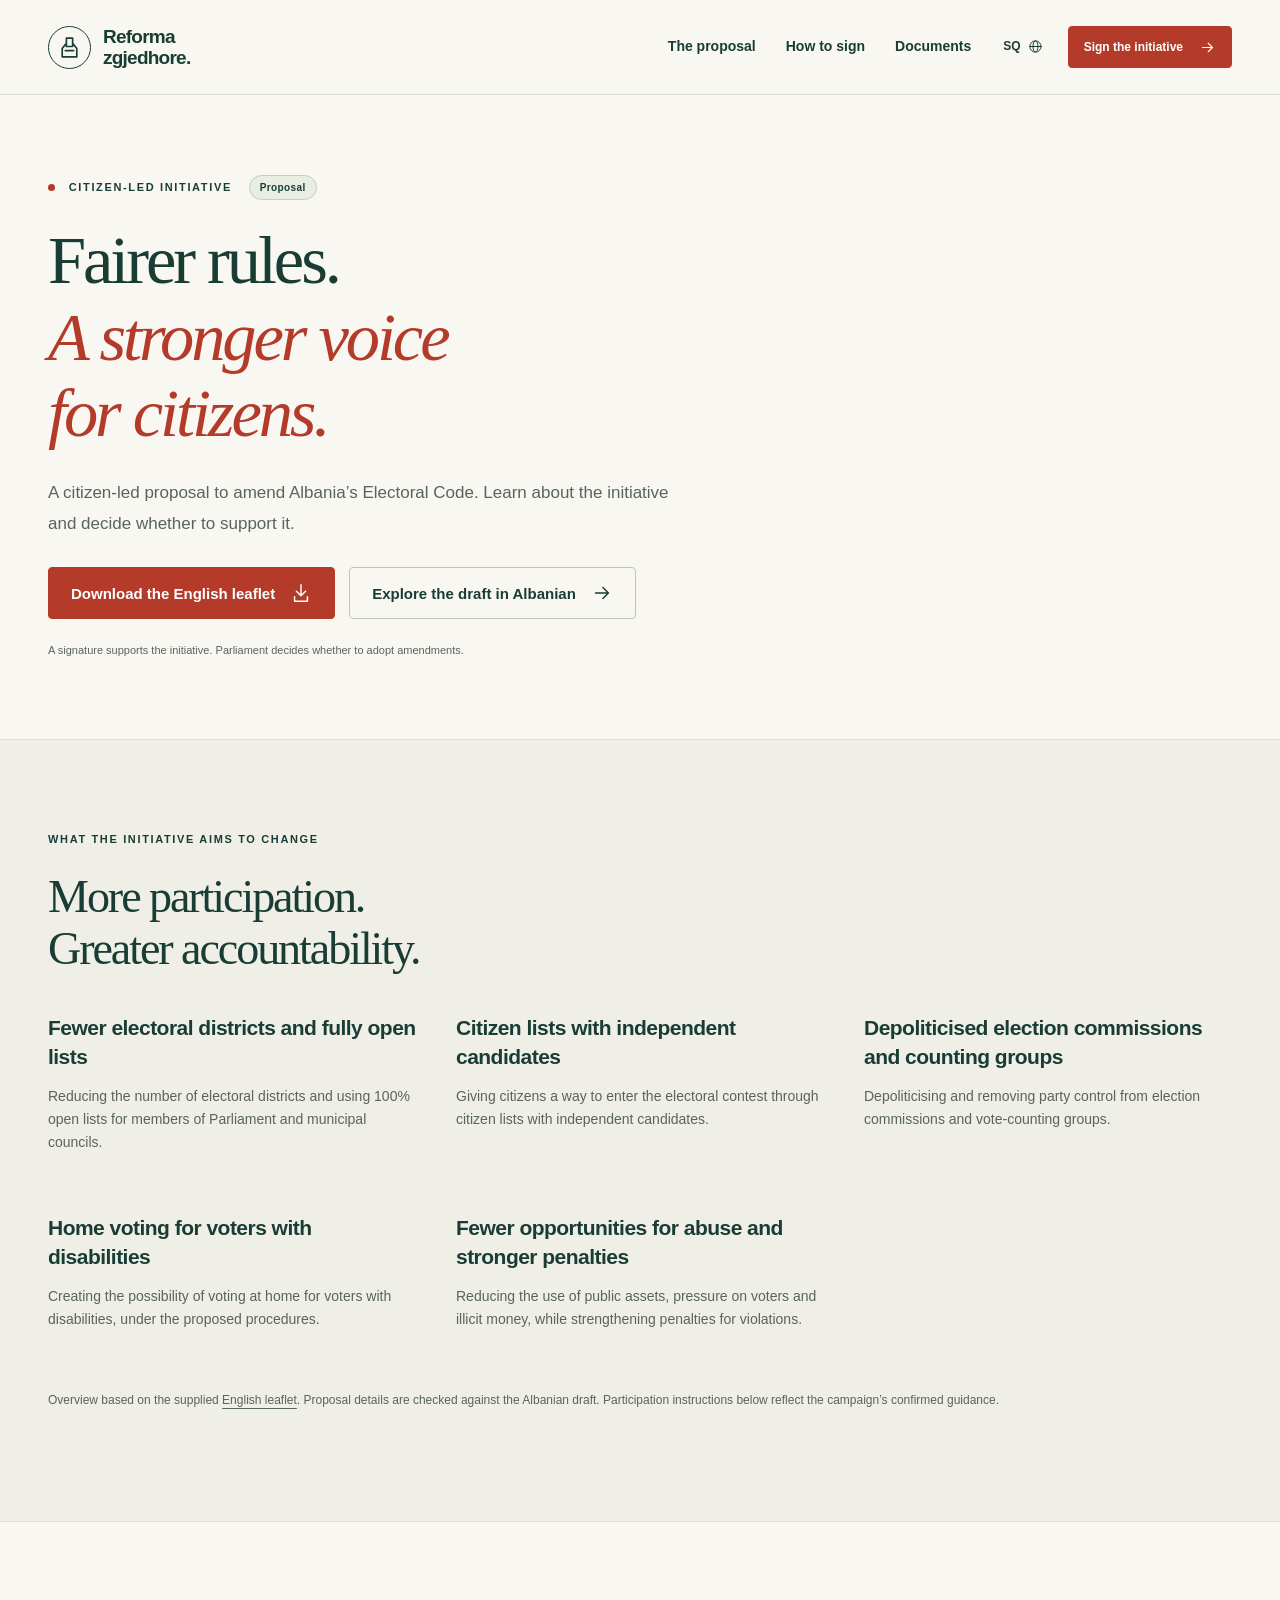
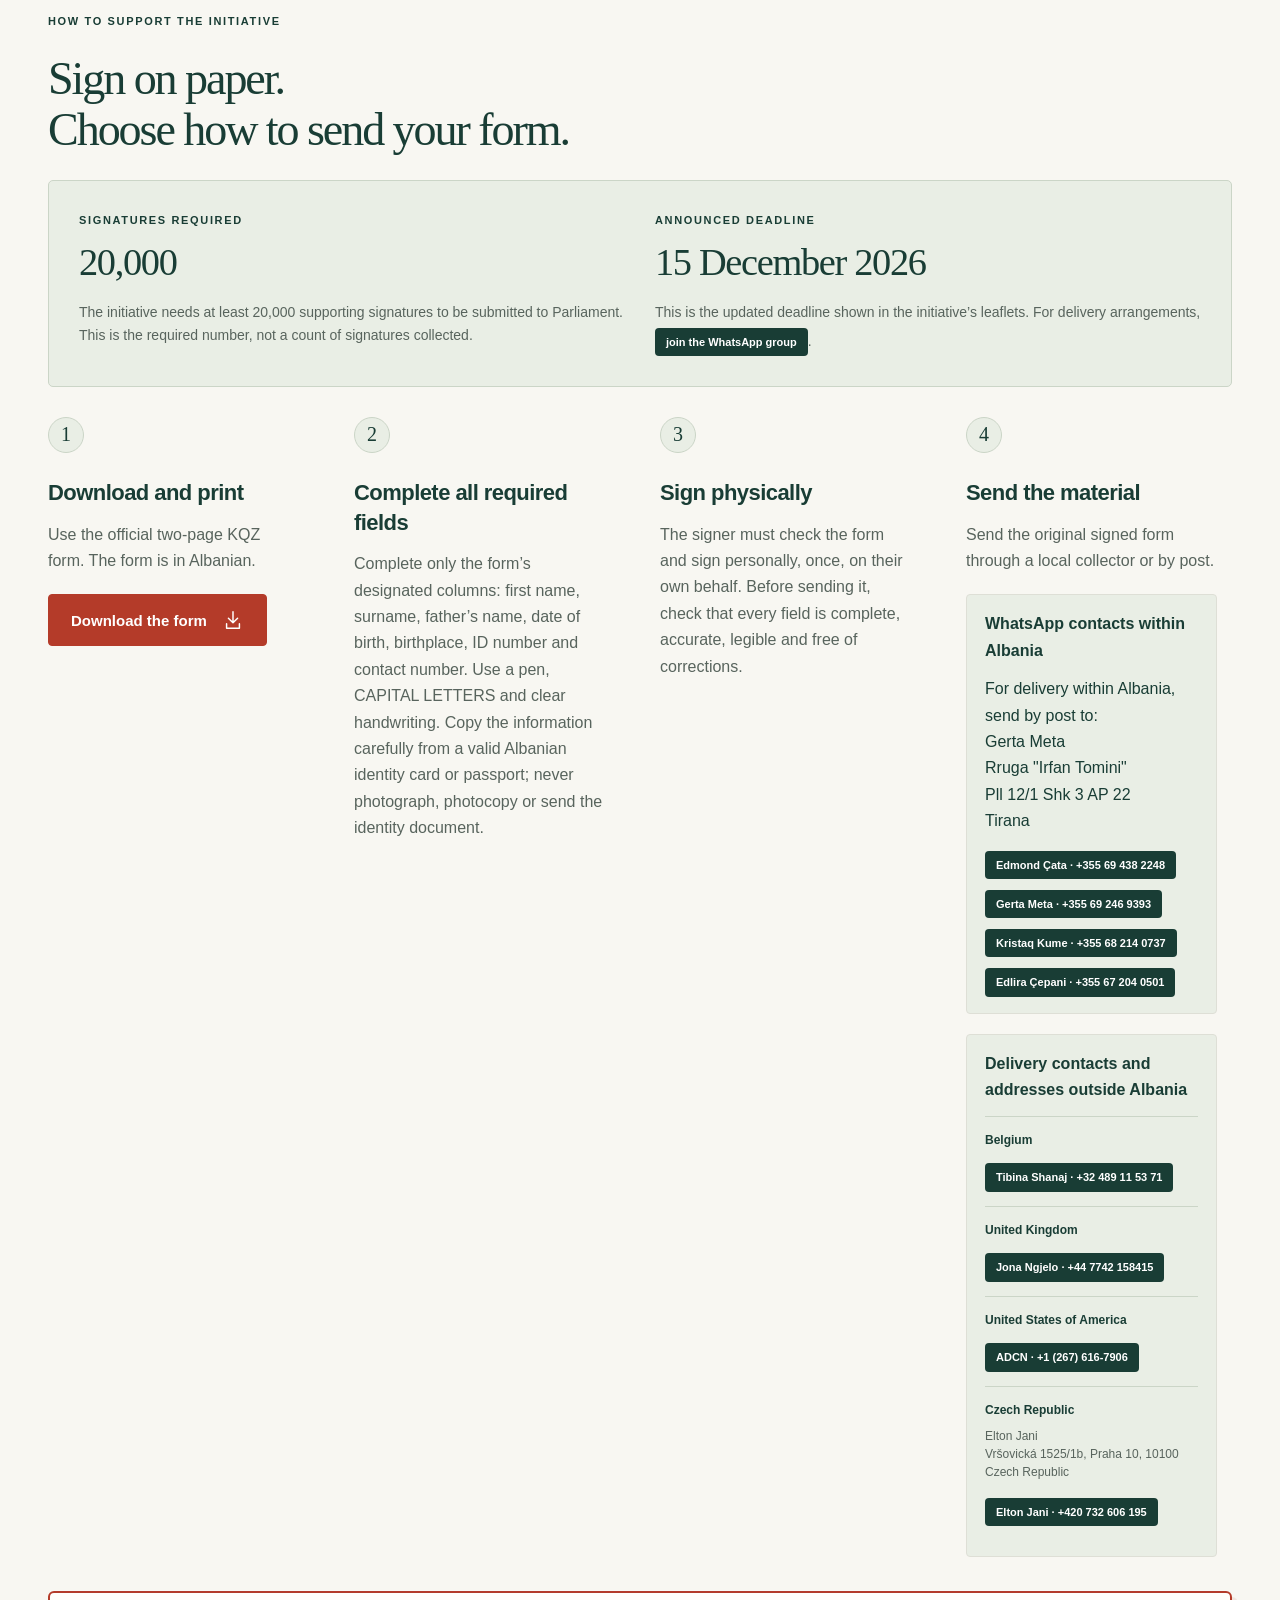
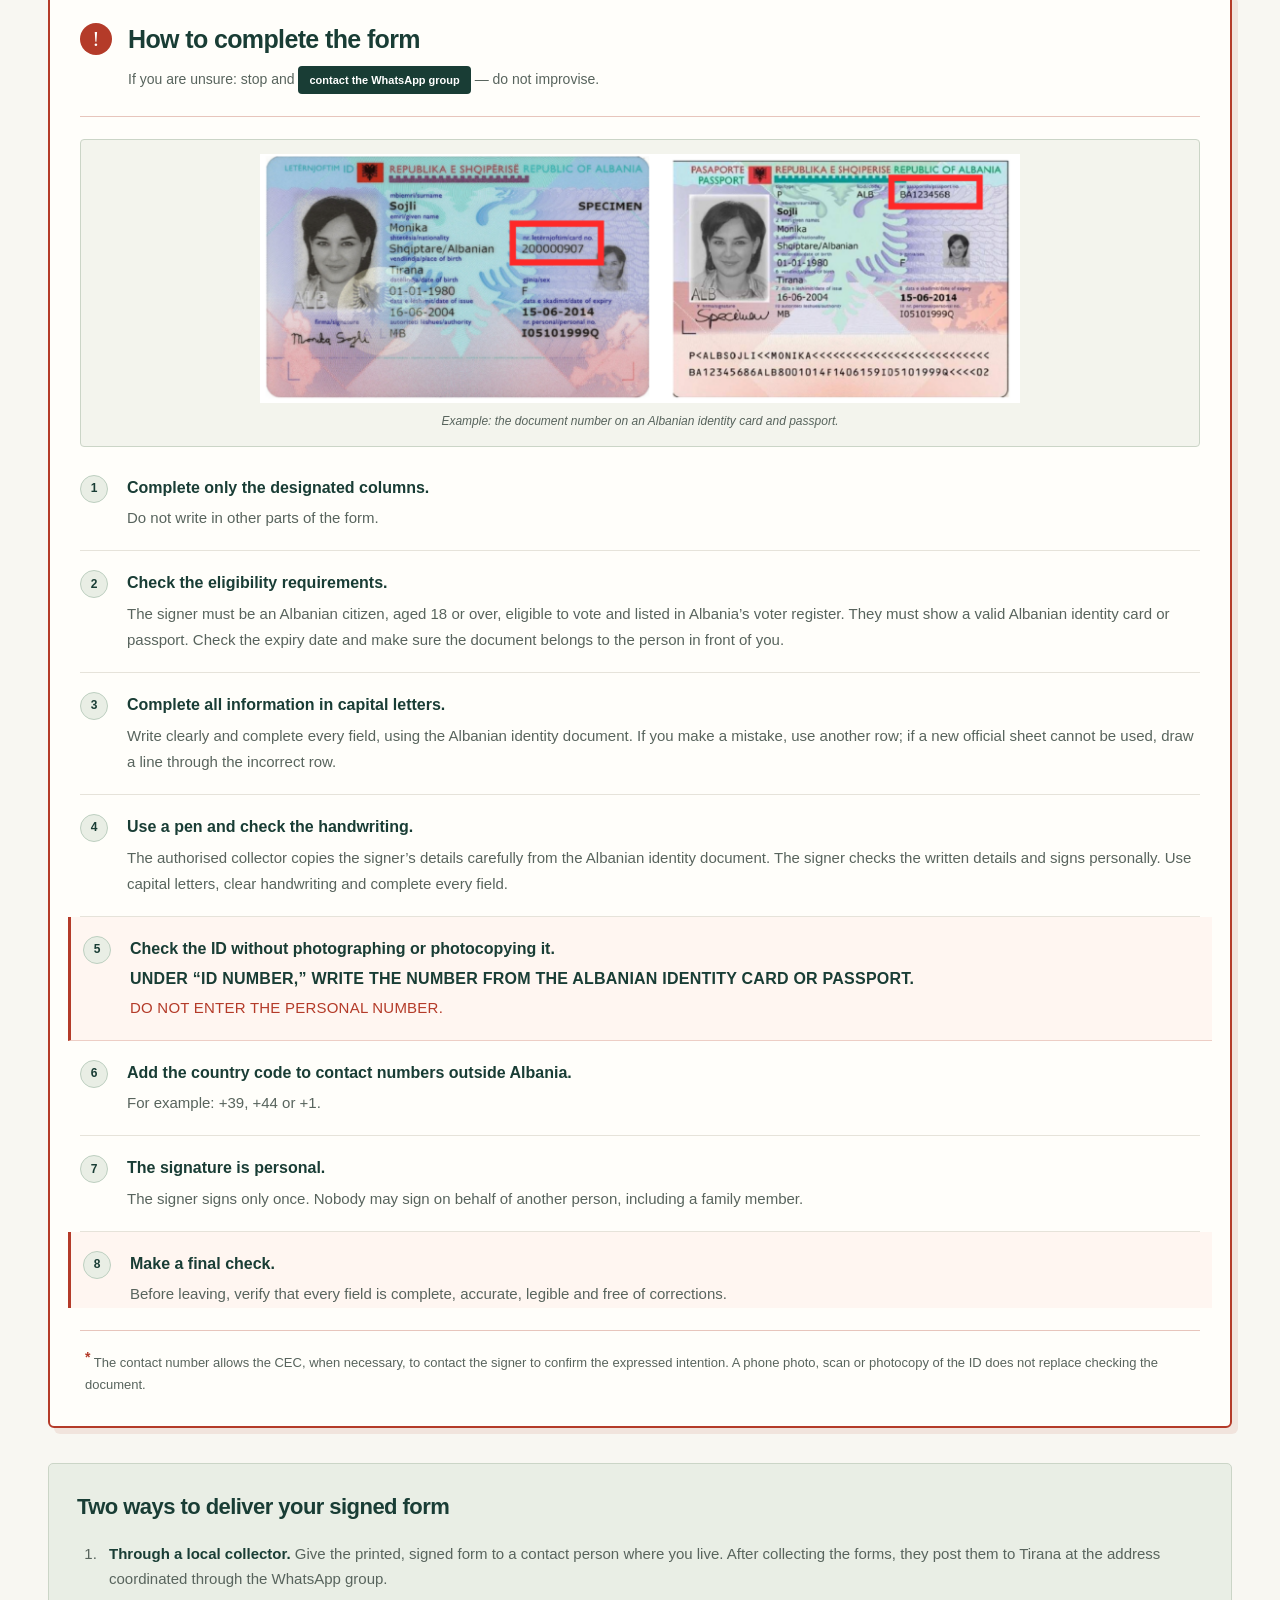
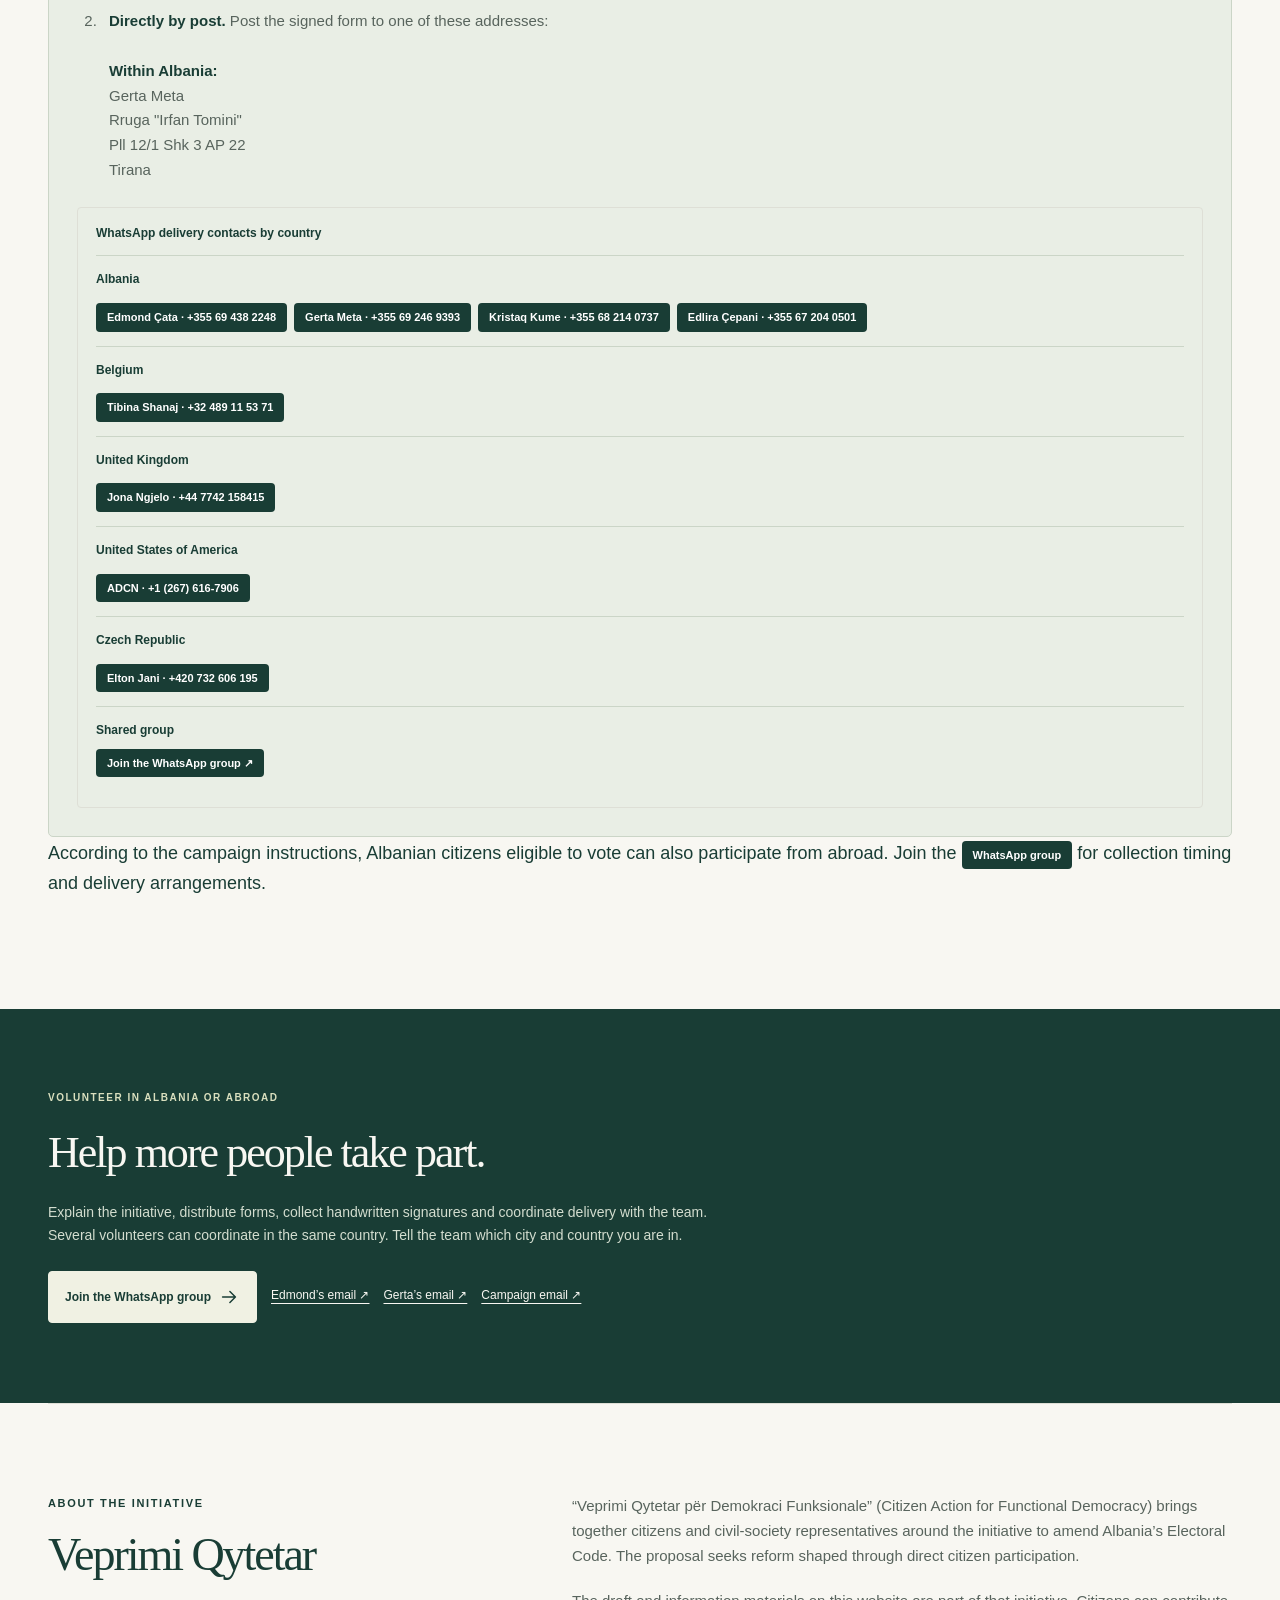
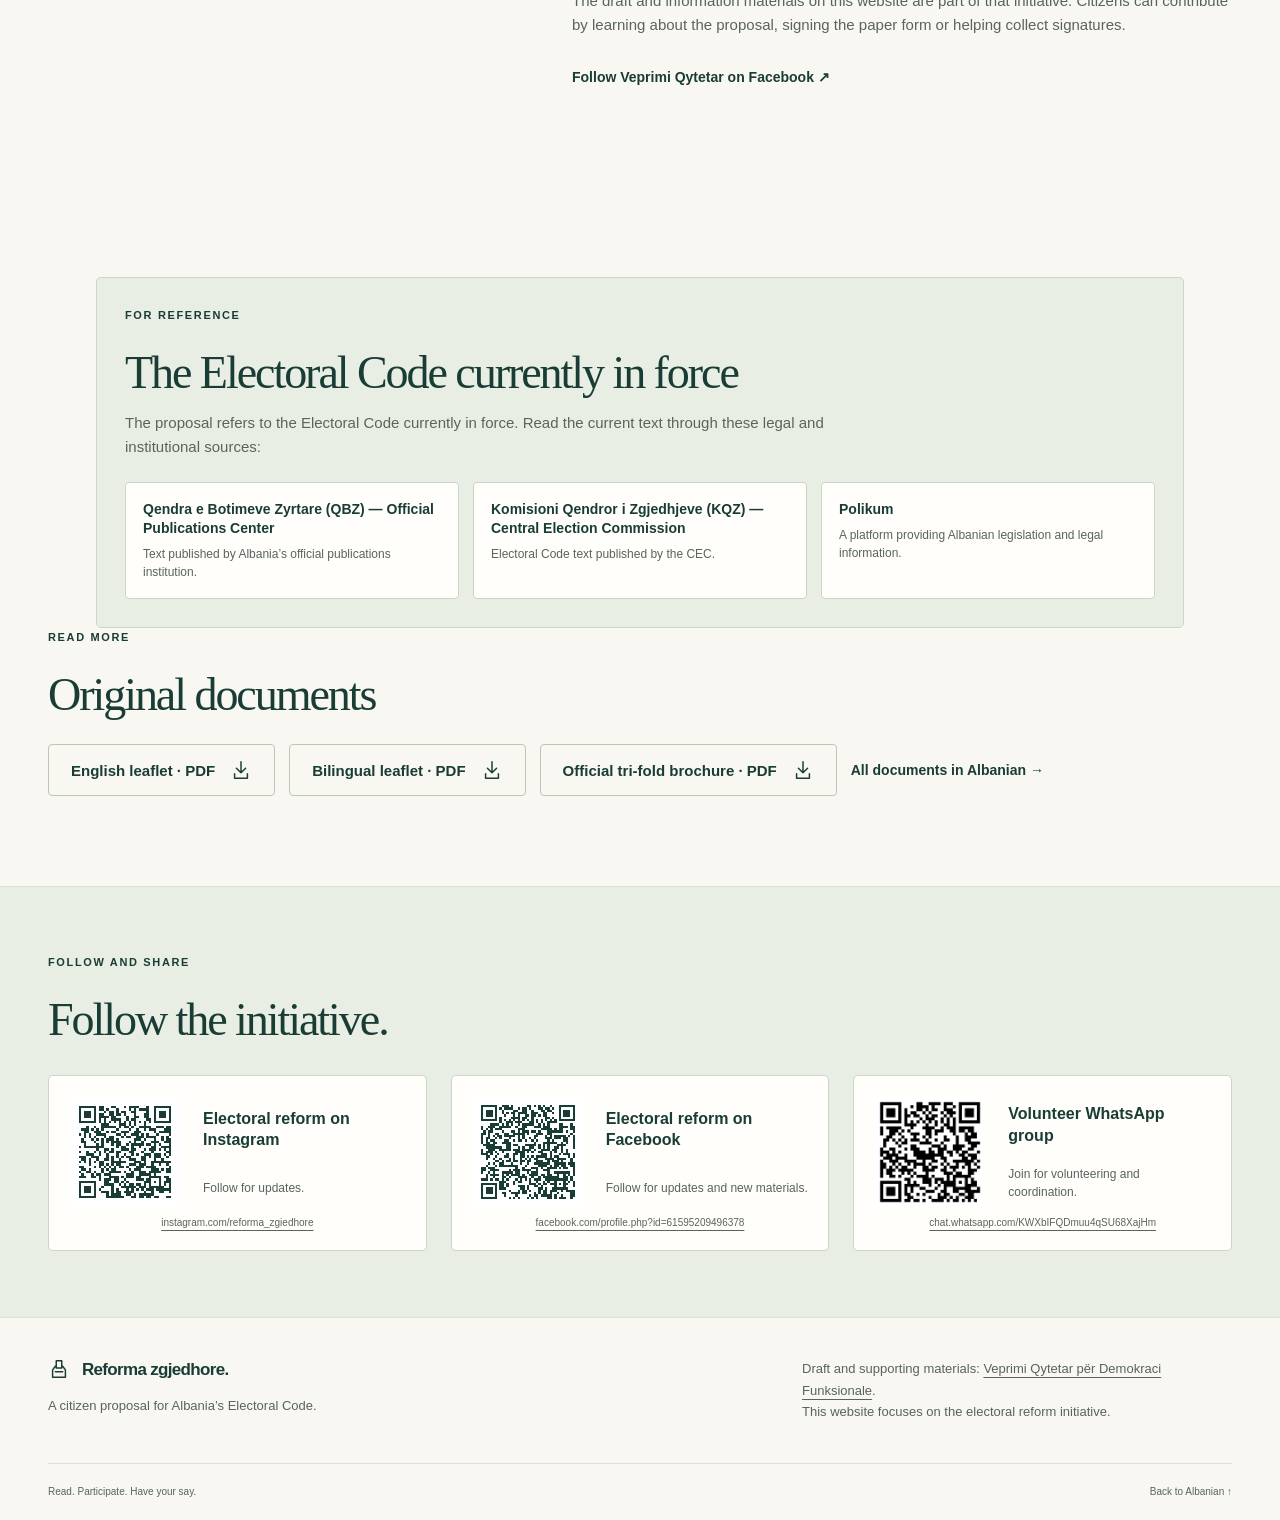
<file: en.html>
<!doctype html>

<html lang="en">
<head><meta charset="utf-8"><meta name="viewport" content="width=device-width, initial-scale=1"><title>Electoral reform in Albania — A citizen proposal</title><meta name="description" content="Understand the proposed changes to Albania’s Electoral Code, download the English leaflet and learn how to support the initiative."><meta property="og:title" content="Electoral reform in Albania — A citizen proposal"><meta property="og:description" content="Understand the proposed changes to Albania’s Electoral Code, download the English leaflet and learn how to support the initiative."><meta property="og:type" content="website"><meta property="og:locale" content="en_GB"><meta name="theme-color" content="#163c34"><link rel="icon" href="assets/favicon.svg" type="image/svg+xml"><link rel="stylesheet" href="assets/style.css"><link rel="alternate" hreflang="sq" href="index.html"><link rel="alternate" hreflang="en" href="en.html"><script src="assets/main.js" defer></script><script data-goatcounter="https://reformazgjedhore.goatcounter.com/count" async src="https://gc.zgo.at/count.js"></script>
</head>
<body><a class="skip-link" href="#main">Skip to content</a>
<header class="site-header">
<div class="container header-inner"><a class="brand" href="index.html" aria-label="Electoral reform — home"><span class="brand-mark"><svg class="icon" viewBox="0 0 24 24" fill="none" stroke="currentColor" stroke-width="1.6" stroke-linecap="round" stroke-linejoin="round" aria-hidden="true"><path d="m8 9-3 4v8h14v-8l-3-4M8 15h8M9 3h6v8H9z"/></svg></span><span>Reforma<span class="brand-second">zgjedhore.</span></span></a><button class="menu-toggle" aria-expanded="false" aria-controls="navigation" hidden>Menu <span aria-hidden="true">☰</span></button>
<nav id="navigation" aria-label="Main navigation"><a href="index.html#ndryshimet">The proposal</a><a href="index.html#firmos">How to sign</a><a href="index.html#dokumente">Documents</a>
</nav>
<div class="header-actions"><a class="language" href="index.html" lang="sq" hreflang="sq" aria-label="Lexo në shqip">SQ <svg class="icon" viewBox="0 0 24 24" fill="none" stroke="currentColor" stroke-width="1.6" stroke-linecap="round" stroke-linejoin="round" aria-hidden="true"><circle cx="12" cy="12" r="9"/><ellipse cx="12" cy="12" rx="4" ry="9"/><path d="M3 12h18"/></svg></a><a class="button small" href="index.html#firmos">Sign the initiative <svg class="icon" viewBox="0 0 24 24" fill="none" stroke="currentColor" stroke-width="1.6" stroke-linecap="round" stroke-linejoin="round" aria-hidden="true"><path d="M5 12h14m-6-6 6 6-6 6"/></svg></a>
</div>
</div>
</header>
<main id="main">
<section class="container english-hero">
<p class="eyebrow"><span class="status-dot"></span> CITIZEN-LED INITIATIVE <span class="pill">Proposal</span>
</p>
<h1>Fairer rules.<br><em>A stronger voice<br>for citizens.</em>
</h1>
<p class="hero-description">A citizen-led proposal to amend Albania’s Electoral Code. Learn about the initiative and decide whether to support it.
</p>
<div class="actions"><a class="button" href="Veprimi_Qytetar_Leaflet_EN.pdf" download>Download the English leaflet <svg class="icon" viewBox="0 0 24 24" fill="none" stroke="currentColor" stroke-width="1.6" stroke-linecap="round" stroke-linejoin="round" aria-hidden="true"><path d="M12 3v12m-5-5 5 5 5-5M5 16v5h14v-5"/></svg></a><a class="button secondary" href="index.html#propozimi" hreflang="sq">Explore the draft in Albanian <svg class="icon" viewBox="0 0 24 24" fill="none" stroke="currentColor" stroke-width="1.6" stroke-linecap="round" stroke-linejoin="round" aria-hidden="true"><path d="M5 12h14m-6-6 6 6-6 6"/></svg></a>
</div>
<p class="hero-note">A signature supports the initiative. Parliament decides whether to adopt amendments.
</p>
</section>
<section class="section details-section">
<div class="container">
<p class="eyebrow">WHAT THE INITIATIVE AIMS TO CHANGE
</p>
<h2>More participation.<br>Greater accountability.
</h2>
<div class="english-grid">
<article>
<h3>Fewer electoral districts and fully open lists
</h3>
<p>Reducing the number of electoral districts and using 100% open lists for members of Parliament and municipal councils.
</p>
</article>
<article>
<h3>Citizen lists with independent candidates
</h3>
<p>Giving citizens a way to enter the electoral contest through citizen lists with independent candidates.
</p>
</article>
<article>
<h3>Depoliticised election commissions and counting groups
</h3>
<p>Depoliticising and removing party control from election commissions and vote-counting groups.
</p>
</article>
<article>
<h3>Home voting for voters with disabilities
</h3>
<p>Creating the possibility of voting at home for voters with disabilities, under the proposed procedures.
</p>
</article>
<article>
<h3>Fewer opportunities for abuse and stronger penalties
</h3>
<p>Reducing the use of public assets, pressure on voters and illicit money, while strengthening penalties for violations.
</p>
</article>
</div>
<p class="source-note">Overview based on the supplied <a href="Veprimi_Qytetar_Leaflet_EN.pdf">English leaflet</a>. Proposal details are checked against the Albanian draft. Participation instructions below reflect the campaign’s confirmed guidance.
</p>
</div>
</section>
<section class="section container">
<p class="eyebrow">HOW TO SUPPORT THE INITIATIVE
</p>
<h2>Sign on paper.<br>Choose how to send your form.
</h2>
<aside class="campaign-info" aria-label="Required signatures and deadline">
<div class="campaign-stat">
<p class="eyebrow">SIGNATURES REQUIRED</p>
<strong class="campaign-value">20,000</strong>
<p>The initiative needs at least 20,000 supporting signatures to be submitted to Parliament. This is the required number, not a count of signatures collected.</p>
</div>
<div class="campaign-stat">
<p class="eyebrow">ANNOUNCED DEADLINE</p>
<strong class="campaign-value"><time datetime="2026-12-15">15 December 2026</time></strong>
<p>This is the updated deadline shown in the initiative’s leaflets. For delivery arrangements, <a class="whatsapp-link" href="https://chat.whatsapp.com/KWXbIFQDmuu4qSU68XajHm" target="_blank" rel="noopener">join the WhatsApp group</a>.</p>
</div>
</aside>
<div class="steps four-steps">
<article class="step"><span class="step-number">1</span>
<h3>Download and print
</h3>
<p>Use the official two-page KQZ form. The form is in Albanian.
</p><a class="button" href="Formulari-20mije-Firmat.pdf" download>Download the form <svg class="icon" viewBox="0 0 24 24" fill="none" stroke="currentColor" stroke-width="1.6" stroke-linecap="round" stroke-linejoin="round" aria-hidden="true"><path d="M12 3v12m-5-5 5 5 5-5M5 16v5h14v-5"/></svg></a>
</article>
<article class="step"><span class="step-number">2</span>
<h3>Complete all required fields
</h3>
<p>Complete only the form’s designated columns: first name, surname, father’s name, date of birth, birthplace, ID number and contact number. Use a pen, CAPITAL LETTERS and clear handwriting. Copy the information carefully from a valid Albanian identity card or passport; never photograph, photocopy or send the identity document.
</p>
</article>
<article class="step"><span class="step-number">3</span>
<h3>Sign physically
</h3>
<p>The signer must check the form and sign personally, once, on their own behalf. Before sending it, check that every field is complete, accurate, legible and free of corrections.
</p>
</article>
<article class="step"><span class="step-number">4</span>
<h3>Send the material
</h3>
<p>Send the original signed form through a local collector or by post.</p>
<div class="delivery-coordinators delivery-coordinators-albania" aria-label="WhatsApp contacts within Albania"><p><strong>WhatsApp contacts within Albania</strong></p>
<p>For delivery within Albania, send by post to:<br>
Gerta Meta<br>
Rruga "Irfan Tomini"<br>
Pll 12/1 Shk 3 AP 22<br>
Tirana</p>
<div class="delivery-contact-buttons">
<a class="whatsapp-link" href="https://wa.me/355694382248" target="_blank" rel="noopener">Edmond Çata · +355 69 438 2248</a>
<a class="whatsapp-link" href="https://wa.me/355692469393" target="_blank" rel="noopener">Gerta Meta · +355 69 246 9393</a>
<a class="whatsapp-link" href="https://wa.me/355682140737" target="_blank" rel="noopener">Kristaq Kume · +355 68 214 0737</a>
<a class="whatsapp-link" href="https://wa.me/355672040501" target="_blank" rel="noopener">Edlira Çepani · +355 67 204 0501</a>
</div></div>
<div class="delivery-coordinators" aria-label="Delivery contacts and addresses outside Albania"><p><strong>Delivery contacts and addresses outside Albania</strong></p>
<div class="delivery-coordinator"><strong>Belgium</strong><div class="delivery-contact-buttons"><a class="whatsapp-link" href="https://wa.me/32489115371" target="_blank" rel="noopener">Tibina Shanaj · +32 489 11 53 71</a></div></div>
<div class="delivery-coordinator"><strong>United Kingdom</strong><div class="delivery-contact-buttons"><a class="whatsapp-link" href="https://wa.me/447742158415" target="_blank" rel="noopener">Jona Ngjelo · +44 7742 158415</a></div></div>
<div class="delivery-coordinator"><strong>United States of America</strong><div class="delivery-contact-buttons"><a class="whatsapp-link" href="https://wa.me/12676167906" target="_blank" rel="noopener">ADCN · +1 (267) 616-7906</a></div></div>
<div class="delivery-coordinator"><strong>Czech Republic</strong><address>Elton Jani<br>Vršovická 1525/1b, Praha 10, 10100<br>Czech Republic</address><div class="delivery-contact-buttons"><a class="whatsapp-link" href="https://wa.me/420732606195" target="_blank" rel="noopener">Elton Jani · +420 732 606 195</a></div></div></div>
</article>
</div>
<section class="form-guidance" aria-labelledby="form-guidance-title-en">
<div class="guidance-heading"><span class="guidance-alert">!</span><div><h3 id="form-guidance-title-en">How to complete the form</h3><p>If you are unsure: stop and <a class="whatsapp-link" href="https://chat.whatsapp.com/KWXbIFQDmuu4qSU68XajHm" target="_blank" rel="noopener">contact the WhatsApp group</a> — do not improvise.</p></div></div>
<figure class="id-illustration"><img src="fill-info.png" alt="Example showing where the document number appears on an Albanian identity card and passport"><figcaption>Example: the document number on an Albanian identity card and passport.</figcaption></figure>
<ol class="form-guidance-list">
<li><span class="guidance-number">1</span><div><strong>Complete only the designated columns.</strong><p>Do not write in other parts of the form.</p></div></li>
<li><span class="guidance-number">2</span><div><strong>Check the eligibility requirements.</strong><p>The signer must be an Albanian citizen, aged 18 or over, eligible to vote and listed in Albania’s voter register. They must show a valid Albanian identity card or passport. Check the expiry date and make sure the document belongs to the person in front of you.</p></div></li>
<li><span class="guidance-number">3</span><div><strong>Complete all information in capital letters.</strong><p>Write clearly and complete every field, using the Albanian identity document. If you make a mistake, use another row; if a new official sheet cannot be used, draw a line through the incorrect row.</p></div></li>
<li><span class="guidance-number">4</span><div><strong>Use a pen and check the handwriting.</strong><p>The authorised collector copies the signer’s details carefully from the Albanian identity document. The signer checks the written details and signs personally. Use capital letters, clear handwriting and complete every field.</p></div></li>
<li class="guidance-important"><span class="guidance-number">5</span><div><strong>Check the ID without photographing or photocopying it.</strong><p><strong class="id-warning">UNDER “ID NUMBER,” WRITE THE NUMBER FROM THE ALBANIAN IDENTITY CARD OR PASSPORT.</strong></p><p class="id-warning">DO NOT ENTER THE PERSONAL NUMBER.</p></div></li>
<li><span class="guidance-number">6</span><div><strong>Add the country code to contact numbers outside Albania.</strong><p>For example: +39, +44 or +1.</p></div></li>
<li><span class="guidance-number">7</span><div><strong>The signature is personal.</strong><p>The signer signs only once. Nobody may sign on behalf of another person, including a family member.</p></div></li>
<li class="guidance-important"><span class="guidance-number">8</span><div><strong>Make a final check.</strong><p>Before leaving, verify that every field is complete, accurate, legible and free of corrections.</p></div></li>
</ol>
<p class="form-footnote" id="form-footnote-en"><sup>*</sup> The contact number allows the CEC, when necessary, to contact the signer to confirm the expressed intention. A phone photo, scan or photocopy of the ID does not replace checking the document.</p>
</section>
<section class="delivery-options" aria-labelledby="delivery-title">
<h3 id="delivery-title">Two ways to deliver your signed form</h3>
<ol>
<li><strong>Through a local collector.</strong> Give the printed, signed form to a contact person where you live. After collecting the forms, they post them to Tirana at the address coordinated through the WhatsApp group.</li>
<li><strong>Directly by post.</strong> Post the signed form to one of these addresses:<br><br>
<strong>Within Albania:</strong><br>
Gerta Meta<br>
Rruga "Irfan Tomini"<br>
Pll 12/1 Shk 3 AP 22<br>
Tirana</li>
</ol>
<div class="delivery-coordinators delivery-options-contacts" aria-label="WhatsApp delivery contacts"><p><strong>WhatsApp delivery contacts by country</strong></p>
<div class="delivery-coordinator"><strong>Albania</strong><div class="delivery-contact-buttons"><a class="whatsapp-link" href="https://wa.me/355694382248" target="_blank" rel="noopener">Edmond Çata · +355 69 438 2248</a><a class="whatsapp-link" href="https://wa.me/355692469393" target="_blank" rel="noopener">Gerta Meta · +355 69 246 9393</a><a class="whatsapp-link" href="https://wa.me/355682140737" target="_blank" rel="noopener">Kristaq Kume · +355 68 214 0737</a><a class="whatsapp-link" href="https://wa.me/355672040501" target="_blank" rel="noopener">Edlira Çepani · +355 67 204 0501</a></div></div>
<div class="delivery-coordinator"><strong>Belgium</strong><div class="delivery-contact-buttons"><a class="whatsapp-link" href="https://wa.me/32489115371" target="_blank" rel="noopener">Tibina Shanaj · +32 489 11 53 71</a></div></div>
<div class="delivery-coordinator"><strong>United Kingdom</strong><div class="delivery-contact-buttons"><a class="whatsapp-link" href="https://wa.me/447742158415" target="_blank" rel="noopener">Jona Ngjelo · +44 7742 158415</a></div></div>
<div class="delivery-coordinator"><strong>United States of America</strong><div class="delivery-contact-buttons"><a class="whatsapp-link" href="https://wa.me/12676167906" target="_blank" rel="noopener">ADCN · +1 (267) 616-7906</a></div></div>
<div class="delivery-coordinator"><strong>Czech Republic</strong><div class="delivery-contact-buttons"><a class="whatsapp-link" href="https://wa.me/420732606195" target="_blank" rel="noopener">Elton Jani · +420 732 606 195</a></div></div>
<div class="delivery-coordinator"><strong>Shared group</strong><a class="whatsapp-link" href="https://chat.whatsapp.com/KWXbIFQDmuu4qSU68XajHm" target="_blank" rel="noopener">Join the WhatsApp group ↗</a></div></div>
</section>
<p>According to the campaign instructions, Albanian citizens eligible to vote can also participate from abroad. Join the <a class="whatsapp-link" href="https://chat.whatsapp.com/KWXbIFQDmuu4qSU68XajHm" target="_blank" rel="noopener">WhatsApp group</a> for collection timing and delivery arrangements.
</p>
</section>
<section class="volunteer-section">
<div class="container">
<p class="eyebrow">VOLUNTEER IN ALBANIA OR ABROAD
</p>
<h2>Help more people take part.
</h2>
<p class="english-volunteer-copy">Explain the initiative, distribute forms, collect handwritten signatures and coordinate delivery with the team. Several volunteers can coordinate in the same country. Tell the team which city and country you are in.
</p>
<div class="actions"><a class="button light whatsapp-link" href="https://chat.whatsapp.com/KWXbIFQDmuu4qSU68XajHm" target="_blank" rel="noopener">Join the WhatsApp group <svg class="icon" viewBox="0 0 24 24" fill="none" stroke="currentColor" stroke-width="1.6" stroke-linecap="round" stroke-linejoin="round" aria-hidden="true"><path d="M5 12h14m-6-6 6 6-6 6"/></svg></a><a class="email-light" href="mailto:edmondcata@hotmail.com?subject=Electoral%20reform%20volunteer">Edmond’s email ↗</a><a class="email-light" href="mailto:gertameta@yahoo.com?subject=Electoral%20reform%20volunteer">Gerta’s email ↗</a><a class="email-light" href="mailto:veprimi.qytetar@gmail.com?subject=Electoral%20reform%20volunteer">Campaign email ↗</a>
</div>
</div>
</section>
<section class="section container about-initiative" id="about-initiative" aria-labelledby="about-title">
<div class="section-heading">
<div>
<p class="eyebrow">ABOUT THE INITIATIVE</p>
<h2 id="about-title">Veprimi Qytetar</h2>
</div>
<div class="about-copy">
<p>“Veprimi Qytetar për Demokraci Funksionale” (Citizen Action for Functional Democracy) brings together citizens and civil-society representatives around the initiative to amend Albania’s Electoral Code. The proposal seeks reform shaped through direct citizen participation.</p>
<p>The draft and information materials on this website are part of that initiative. Citizens can contribute by learning about the proposal, signing the paper form or helping collect signatures.</p>
<a class="text-link" href="https://www.facebook.com/profile.php?id=61587608996389">Follow Veprimi Qytetar on Facebook ↗</a>
</div>
</div>
</section>
<section class="section container">
<section class="section container current-code" aria-labelledby="current-code-title-en">
<p class="eyebrow">FOR REFERENCE</p>
<h2 id="current-code-title-en">The Electoral Code currently in force</h2>
<p>The proposal refers to the Electoral Code currently in force. Read the current text through these legal and institutional sources:</p>
<ul>
<li><a href="https://qbz.gov.al/share/RjNVVgfgS3y0_xC9K_21xg" target="_blank" rel="noopener"><strong>Qendra e Botimeve Zyrtare (QBZ) — Official Publications Center</strong><span>Text published by Albania’s official publications institution.</span></a></li>
<li><a href="https://cec.org.al/wp-content/uploads/2017/06/KODI-ZGJEDHOR-2015-Teksti.pdf" target="_blank" rel="noopener"><strong>Komisioni Qendror i Zgjedhjeve (KQZ) — Central Election Commission</strong><span>Electoral Code text published by the CEC.</span></a></li>
<li><a href="https://polikum.al/legjislacioni/kodi-zgjedhor" target="_blank" rel="noopener"><strong>Polikum</strong><span>A platform providing Albanian legislation and legal information.</span></a></li>
</ul>
</section>
<p class="eyebrow">READ MORE
</p>
<h2>Original documents
</h2>
<div class="actions"><a class="button secondary" href="Veprimi_Qytetar_Leaflet_EN.pdf" download>English leaflet · PDF <svg class="icon" viewBox="0 0 24 24" fill="none" stroke="currentColor" stroke-width="1.6" stroke-linecap="round" stroke-linejoin="round" aria-hidden="true"><path d="M12 3v12m-5-5 5 5 5-5M5 16v5h14v-5"/></svg></a><a class="button secondary" href="Veprimi_Qytetar_Leaflets_AL_EN.pdf" download>Bilingual leaflet · PDF <svg class="icon" viewBox="0 0 24 24" fill="none" stroke="currentColor" stroke-width="1.6" stroke-linecap="round" stroke-linejoin="round" aria-hidden="true"><path d="M12 3v12m-5-5 5 5 5-5M5 16v5h14v-5"/></svg></a><a class="button secondary" href="Broshure-Tri-Fold.pdf" download>Official tri-fold brochure · PDF <svg class="icon" viewBox="0 0 24 24" fill="none" stroke="currentColor" stroke-width="1.6" stroke-linecap="round" stroke-linejoin="round" aria-hidden="true"><path d="M12 3v12m-5-5 5 5 5-5M5 16v5h14v-5"/></svg></a><a class="text-link" href="index.html#dokumente">All documents in Albanian →</a>
</div>
</section>
<section class="qr-section" aria-labelledby="qr-title">
<div class="container"><p class="eyebrow">FOLLOW AND SHARE</p><h2 id="qr-title">Follow the initiative.</h2><div class="qr-grid">
<div class="qr-card"><a class="qr-image-link" href="https://www.instagram.com/reforma_zgiedhore" target="_blank" rel="noopener"><img src="instagram-qr.svg" alt="QR code for the electoral reform Instagram page"></a><strong>Electoral reform on Instagram</strong><span>Follow for updates.</span><a class="qr-url" href="https://www.instagram.com/reforma_zgiedhore" target="_blank" rel="noopener">instagram.com/reforma_zgiedhore</a></div>
<div class="qr-card"><a class="qr-image-link" href="https://www.facebook.com/profile.php?id=61595209496378" target="_blank" rel="noopener"><img src="facebook-qr.svg" alt="QR code for the Electoral Reform Facebook page"></a><strong>Electoral reform on Facebook</strong><span>Follow for updates and new materials.</span><a class="qr-url" href="https://www.facebook.com/profile.php?id=61595209496378" target="_blank" rel="noopener">facebook.com/profile.php?id=61595209496378</a></div>
<div class="qr-card"><a class="qr-image-link" href="https://chat.whatsapp.com/KWXbIFQDmuu4qSU68XajHm" target="_blank" rel="noopener"><img src="whatsapp-qr.png" alt="QR code for the volunteer WhatsApp group"></a><strong>Volunteer WhatsApp group</strong><span>Join for volunteering and coordination.</span><a class="qr-url" href="https://chat.whatsapp.com/KWXbIFQDmuu4qSU68XajHm" target="_blank" rel="noopener">chat.whatsapp.com/KWXbIFQDmuu4qSU68XajHm</a></div>
</div></div>
</section>
</main>
<footer>
<div class="container footer-main">
<div><a class="brand" href="index.html"><svg class="icon" viewBox="0 0 24 24" fill="none" stroke="currentColor" stroke-width="1.6" stroke-linecap="round" stroke-linejoin="round" aria-hidden="true"><path d="m8 9-3 4v8h14v-8l-3-4M8 15h8M9 3h6v8H9z"/></svg><span>Reforma zgjedhore.</span></a>
<p>A citizen proposal for Albania’s Electoral Code.
</p>
</div>
<p class="attribution">Draft and supporting materials: <a href="https://www.facebook.com/profile.php?id=61587608996389">Veprimi Qytetar për Demokraci Funksionale</a>.<br>This website focuses on the electoral reform initiative.
</p>
</div>
<div class="container footer-bottom"><span>Read. Participate. Have your say.</span><a href="index.html">Back to Albanian ↑</a>
</div>
</footer>
</body>
</html>
</file>
<file: assets/style.css>
:root{--ink:#193d35;--muted:#58645d;--cream:#f8f7f2;--paper:#fffefa;--line:#dedfd6;--accent:#b43b29;--mint:#e9eee5;--serif:Georgia,'Times New Roman',serif;--sans:Arial,Helvetica,sans-serif}*{box-sizing:border-box}html{scroll-behavior:auto;scroll-padding-top:110px}body{margin:0;background:var(--cream);color:var(--ink);font-family:var(--sans);font-size:16px;line-height:1.65;-webkit-font-smoothing:antialiased}a{color:inherit;text-underline-offset:4px}a:hover{color:var(--accent)}button,a,summary{-webkit-tap-highlight-color:transparent}a:focus-visible,button:focus-visible,summary:focus-visible{outline:3px solid var(--accent);outline-offset:5px}h1,h2,h3,p{margin-top:0}h1,h2{font-weight:400;letter-spacing:-.045em;line-height:1.12;font-family:var(--serif)}h1{font-size:clamp(46px,5.35vw,76px);margin-bottom:26px}h2{font-size:clamp(36px,3.6vw,50px);margin-bottom:24px}h3{line-height:1.35;letter-spacing:-.025em;font-size:21px;margin-bottom:14px}p{margin-bottom:20px}em{color:var(--accent);font-weight:400}svg{flex-shrink:0}.icon{width:22px;height:22px;vertical-align:middle}.container{width:min(1200px,calc(100% - 96px));margin-inline:auto}.eyebrow{font-size:11px;letter-spacing:.15em;font-weight:700;line-height:1.7;margin-bottom:22px}.status-dot{display:inline-block;background:var(--accent);width:7px;height:7px;border-radius:50%;margin-right:9px}.pill{display:inline-block;margin-left:12px;border:1px solid #c6cdc2;background:var(--mint);padding:3px 10px;border-radius:30px;letter-spacing:.04em;font-size:10px}.site-header{position:sticky;top:0;z-index:20;border-bottom:1px solid var(--line);background:rgba(248,247,242,.98)}.header-inner{display:flex;align-items:center;justify-content:space-between;gap:32px;min-height:94px}.brand{display:flex;align-items:center;gap:12px;text-decoration:none;font-size:19px;line-height:1.12;font-weight:700;letter-spacing:-.04em}.brand-second{display:block}.brand-mark{display:grid;place-items:center;border:1px solid var(--ink);width:43px;height:43px;border-radius:50%}.brand-mark .icon{width:25px;height:25px}nav{display:flex;align-items:center;gap:30px;margin-left:auto}nav a{font-size:13px;text-decoration:none;font-weight:600;padding-block:12px}.header-actions{display:flex;align-items:center;gap:25px}.language{display:flex;align-items:center;gap:7px;font-size:12px;font-weight:700;text-decoration:none}.language .icon{width:15px;height:15px}.button{display:inline-flex;align-items:center;justify-content:center;gap:15px;min-height:52px;background:var(--accent);border:1px solid var(--accent);border-radius:4px;padding:13px 22px;color:white;text-decoration:none;font-size:14px;font-weight:600;line-height:1.4;transition:background .18s,color .18s}.button:hover{background:#922e20;border-color:#922e20;color:#fff}.button.small{min-height:42px;padding:10px 15px;font-size:12px;gap:16px}.button.small .icon{width:17px;height:17px}.button.secondary{color:var(--ink);border-color:#bdc6b9;background:transparent}.button.secondary:hover{background:var(--mint)}.actions{display:flex;gap:14px;flex-wrap:wrap;align-items:center}.hero{display:grid;grid-template-columns:1.1fr 1fr;align-items:center;gap:38px;padding-block:78px 74px}.hero-description{max-width:470px;font-size:17px;line-height:1.8;color:var(--muted);margin-bottom:28px}.hero-note{font-size:11px;max-width:450px;color:var(--muted);margin-top:22px;margin-bottom:0}.hero-art{height:470px;position:relative;display:flex;align-items:center;justify-content:center;isolation:isolate;overflow:hidden;background:var(--mint);border-radius:48% 48% 8px 8px}.orbit{position:absolute;border:1px solid #cfd7ca;border-radius:50%;z-index:-1;left:50%;top:51%;transform:translate(-50%,-50%);width:430px;height:430px}.orbit-two{width:335px;height:335px}.art-label{position:absolute;top:35px;left:0;width:100%;text-align:center;font-size:9px;letter-spacing:.22em;font-weight:700}.paper{background:var(--paper);border:1px solid #e1dfd3;width:290px;min-height:325px;padding:32px 26px;transform:rotate(-8deg);box-shadow:8px 13px 0 #193d3509,0 15px 25px #193d350d}.paper-heading{font-family:var(--serif);font-size:31px;line-height:1.12;margin-bottom:25px;letter-spacing:-.045em}.paper-row{display:flex;align-items:center;gap:10px;font-size:11px;margin-block:12px}.checkbox{border:1px solid #9daa98;width:24px;height:24px;display:grid;place-items:center;font-size:24px;line-height:1;color:var(--accent)}.paper-rule{border-top:1px solid var(--line);margin-top:25px}.paper-signature{font-family:var(--serif);display:block;font-style:italic;font-size:23px;margin-top:10px;color:var(--accent)}.art-stamp{background:var(--accent);color:var(--paper);border-radius:50%;width:110px;height:110px;position:absolute;right:18px;bottom:83px;transform:rotate(12deg);outline:1px dashed #fff8;outline-offset:-7px;display:flex;flex-direction:column;justify-content:center;align-items:center;line-height:1.8;font-size:9px;letter-spacing:.12em}.art-stamp strong{font-size:13px;letter-spacing:.02em}.art-stamp span{font-size:8px}.art-caption{display:flex;gap:12px;align-items:center;position:absolute;bottom:23px;left:25px;font-size:10px}.caption-line{width:22px;height:1px;background:var(--ink)}.principles{border-block:1px solid var(--line)}.principles .container{display:flex;justify-content:space-between;gap:20px;padding-block:21px;font-size:12px}.principles a{font-weight:700;text-decoration:none}.section{padding-block:90px}.section-heading{display:flex;align-items:flex-end;justify-content:space-between;gap:70px;margin-bottom:40px}.section-heading h2{margin-bottom:0}.section-heading>p{width:330px;max-width:100%;color:var(--muted);font-size:14px;margin-bottom:4px}.section-heading .eyebrow{margin-bottom:16px}.feature-grid{display:grid;grid-template-columns:repeat(4,1fr);gap:18px}.feature{background:var(--paper);border:1px solid var(--line);padding:25px 23px;display:flex;flex-direction:column;border-radius:5px}.feature-top{display:flex;align-items:center;justify-content:space-between;margin-bottom:40px}.feature-top .icon,.feature-top img{width:30px;height:30px;object-fit:contain}.feature-top span{font-size:11px;color:#6b756b}.feature h3{font-size:21px;min-height:57px}.feature p{font-size:13px;color:var(--muted);line-height:1.8;flex:1}.text-link{display:inline-flex;align-items:center;gap:12px;font-size:12px;font-weight:700;text-decoration:none;padding-block:8px}.text-link .icon{width:17px;height:17px}.details-section{background:#efefe8;border-block:1px solid var(--line)}.detail-layout{display:grid;grid-template-columns:1fr 1.85fr;gap:75px}.detail-intro{align-self:start;position:sticky;top:135px}.detail-intro p{font-size:14px;color:var(--muted)}.detail-intro .eyebrow{color:var(--ink);font-size:11px}.detail-intro .source-note{font-size:12px}.topic-list{border-top:1px solid #cbd1c4}details{border-bottom:1px solid #cbd1c4;scroll-margin-top:115px}summary{cursor:pointer;list-style:none;display:flex;gap:20px;align-items:center;padding:23px 0;line-height:1.45}summary::-webkit-details-marker{display:none}summary:hover{color:var(--accent)}.topic-number{align-self:flex-start;font-size:10px;letter-spacing:.05em;padding-top:5px;color:var(--muted)}summary strong{font-size:16px;font-weight:600}.topic-summary{display:block;font-size:12px;color:var(--muted);margin-top:5px}.expand{margin-left:auto;align-self:flex-start;font-size:23px;font-weight:400;line-height:1;min-width:24px;text-align:center}.topic .expand{padding-top:2px}details[open]>.summary,details[open]>summary{color:var(--accent)}details[open]>summary .expand{transform:rotate(45deg)}.detail-content{font-size:14px;color:#435149;padding:0 0 24px 34px;line-height:1.85}.detail-content p:last-child{margin-bottom:0}.detail-content dl{margin:20px 0}.detail-content dt{font-size:11px;text-transform:uppercase;letter-spacing:.07em;font-weight:700;color:var(--ink)}.detail-content dd{margin:2px 0 12px}.reference{font-size:11px;border-top:1px solid #d2d6cb;padding-top:16px;line-height:1.8}.detail-content>a{font-size:12px}.sign-sequence{border-block:1px solid var(--line);padding:18px 0;font-size:13px;font-weight:600;word-spacing:.05em;margin-bottom:35px}.steps{display:grid;grid-template-columns:repeat(3,1fr);gap:40px}.step{padding-right:15px}.step-number{display:grid;place-items:center;width:36px;height:36px;background:var(--mint);border:1px solid #cbd5c7;border-radius:50%;margin-bottom:25px;font-family:var(--serif);font-size:20px}.step h3{font-size:22px}.step p{font-size:14px;color:var(--muted)}.step .small-note{font-size:12px}.file-caption{display:block;color:var(--muted);font-size:10px;margin-top:10px}.contact-strip{display:block;padding:25px 28px;border:1px solid var(--line);border-radius:4px;background:var(--paper);margin-top:35px;font-size:13px}.contact-strip>div{margin-bottom:14px}.contact-strip .eyebrow{display:block;font-size:9px;margin-bottom:6px}.contact-strip strong{display:block;font-size:17px}.contact-strip a{display:block;overflow-wrap:anywhere;line-height:1.4;margin-top:7px}.contact-strip .contact-line{display:block;width:100%;margin-top:7px}.contact-strip .contact-line a{margin-top:0}.contact-whatsapp{text-decoration:none;font-weight:700}.delivery-coordinators{margin-top:20px;padding:16px 18px;border:1px solid var(--line);background:var(--mint);border-radius:4px}.delivery-coordinators>p{margin-bottom:12px;font-size:12px;color:var(--ink)}.delivery-coordinator{display:flex;flex-direction:column;align-items:flex-start;gap:4px;padding:14px 0;border-top:1px solid #cbd5c7;font-size:12px}.delivery-coordinator strong{font-size:12px}.delivery-coordinator span{color:var(--muted)}.delivery-coordinator address{font-style:normal;color:var(--muted);line-height:1.5;margin:2px 0 4px}.whatsapp-link{display:inline-flex;align-items:center;gap:7px;margin-top:4px;padding:7px 11px;border-radius:4px;background:#193d35;color:#fff;text-decoration:none;font-size:11px;font-weight:700;line-height:1.3}.delivery-contact-buttons{display:flex;flex-wrap:wrap;gap:7px;margin-top:5px}.delivery-options-contacts{margin-top:24px}.whatsapp-link:hover{background:#2b5b4e;color:#fff}.contact-strip .whatsapp-link{margin-top:0}.button.whatsapp-link{background:#193d35;border-color:#193d35;color:#fff}.button.whatsapp-link:hover{background:#2b5b4e;border-color:#2b5b4e;color:#fff}.diaspora-note{display:flex;align-items:flex-start;gap:20px;margin-top:30px;padding:25px 28px;background:#eeefe8;border-radius:4px}.diaspora-note .icon{margin-top:3px;width:27px;height:27px}.diaspora-note h3{font-size:16px;margin-bottom:8px}.diaspora-note p{font-size:13px;color:var(--muted);margin:0}.volunteer-section{background:var(--ink);color:var(--cream);padding-block:80px}.volunteer-layout{display:grid;grid-template-columns:1.45fr 1fr;gap:100px}.volunteer-section h2{font-size:44px}.volunteer-section em{color:#d9dfbe}.volunteer-section p{color:#d3ddcf;font-size:14px}.volunteer-section .eyebrow{font-size:10px;color:#d9dfbe}.volunteer-section .volunteer-lead{font-size:18px;color:var(--cream);font-weight:600;margin-bottom:13px}.button.light{background:#f0f1e3;color:var(--ink);border-color:#f0f1e3;font-size:12px;padding-inline:16px}.button.light:hover{background:#dce4c9}.email-light{font-size:12px;color:var(--cream)}.email-light:hover{color:#d9dfbe}.volunteer-section .volunteer-contact{font-size:10px;margin-top:20px;margin-bottom:0}.volunteer-tasks{align-self:center}.volunteer-task{display:flex;align-items:flex-start;gap:15px;padding:17px 0;border-bottom:1px solid #ffffff26}.volunteer-task:last-child{border:0}.volunteer-task .icon{color:#d9dfbe;width:19px;height:19px;margin-top:3px}.volunteer-task h3{font-size:16px;margin-bottom:5px}.volunteer-task p{font-size:12px;margin:0}.faq-layout{display:grid;grid-template-columns:1fr 1.85fr;gap:75px}.faq-layout>div>p:not(.eyebrow){color:var(--muted);font-size:14px}.faq-list{border-top:1px solid var(--line)}.faq-list summary{font-size:15px;font-weight:600;padding-block:22px}.faq-list .detail-content{padding-left:0}.documents-section{background:#efefe8;border-block:1px solid var(--line)}.document-grid{display:grid;grid-template-columns:repeat(2,1fr);gap:14px}.document{display:flex;align-items:center;gap:19px;padding:25px;background:var(--paper);border:1px solid #d7dacf;border-radius:4px;text-decoration:none;transition:border-color .18s}.document:hover{color:var(--ink);border-color:var(--accent)}.document>span:nth-child(2){flex:1}.document> .icon{width:17px;height:17px}.document-icon{width:42px;height:52px;display:grid;place-items:center;background:var(--mint);border-radius:3px}.document-icon .icon{width:24px;height:24px}.document-meta{font-size:9px;letter-spacing:.07em;text-transform:uppercase;color:var(--muted)}.document h3{font-size:17px;margin:4px 0}.document p{font-size:11px;margin:0;color:var(--muted)}.featured-document{border-color:#ba604f;background:#fcf4ec}.featured-document .document-icon{background:#f2dfd2;color:var(--accent)}.document-note{font-size:11px;line-height:1.8;color:var(--muted);margin-top:20px;max-width:820px}.further-reading{border-top:1px solid #cbd1c4;margin-top:40px;padding-top:30px}.further-reading h3{font-size:17px;margin-bottom:7px}.further-reading p{font-size:12px;color:var(--muted)}.further-reading a{display:block;font-size:12px;margin-top:12px;width:fit-content}.closing{display:flex;align-items:center;justify-content:space-between;gap:30px;padding-block:55px}.closing h2{font-size:36px;margin:0}footer{border-top:1px solid var(--line);font-size:12px}.footer-main{display:flex;justify-content:space-between;gap:60px;padding-block:40px}.footer-main .brand{font-size:17px;margin-bottom:15px}.footer-main p{font-size:11px;color:var(--muted);margin:0}.footer-main .attribution{max-width:430px}.footer-bottom{border-top:1px solid var(--line);display:flex;justify-content:space-between;gap:20px;padding-block:20px;font-size:10px;color:var(--muted)}.footer-bottom a{text-decoration:none}.skip-link{position:fixed;left:20px;top:-80px;padding:12px 20px;background:var(--ink);color:white;z-index:50}.skip-link:focus{top:12px}.menu-toggle{display:none;font:inherit;background:none;border:1px solid var(--line);padding:8px 12px;border-radius:4px;color:var(--ink);cursor:pointer}.menu-toggle[hidden]{display:none}.english-hero{padding-block:80px}.english-hero .hero-description{max-width:650px}.english-grid{display:grid;grid-template-columns:repeat(3,1fr);gap:40px;margin-block:40px}.english-grid p{font-size:14px;color:var(--muted)}.english-volunteer-copy{max-width:660px}.source-note{font-size:12px;color:var(--muted)}
@media(min-width:1400px){.hero{gap:85px}.hero-art{height:490px}}
@media(max-width:1100px){.container{width:calc(100% - 64px)}.header-inner{gap:20px}nav{gap:18px}.header-actions{gap:18px}.hero{gap:24px}.hero-art{height:440px}.paper{width:255px;padding:26px 20px}.art-stamp{right:8px;width:95px;height:95px}.feature-grid{gap:12px}.feature{padding:22px 17px}.feature h3{font-size:19px}.detail-layout,.faq-layout{gap:45px}.volunteer-layout{gap:50px}.volunteer-section h2{font-size:39px}.steps{gap:25px}.contact-strip{flex-wrap:wrap}.section-heading{gap:35px}}
@media(max-width:850px){.header-inner{min-height:80px;flex-wrap:wrap;gap:15px}.brand{font-size:17px}.header-actions .button{display:none}.menu-toggle:not([hidden]){display:block;margin-left:auto;font-size:12px}nav{order:4;width:100%;justify-content:space-between;margin:0;padding-bottom:12px}.js nav{display:none}.js nav.is-open{display:flex}.header-actions{margin-left:5px}.hero{padding-block:50px;grid-template-columns:1.15fr 1fr}.hero h1{font-size:47px}.hero-art{height:380px}.paper{width:220px;min-height:275px;padding:23px 18px}.paper-heading{font-size:27px;margin-bottom:15px}.paper-row{font-size:9px;gap:8px}.paper-signature{font-size:20px}.art-stamp{width:80px;height:80px;bottom:55px;font-size:7px;right:2px}.art-stamp strong{font-size:10px}.art-stamp span{font-size:6px}.art-caption{font-size:8px;left:17px}.art-label{top:22px;font-size:8px}.hero-description{font-size:15px}.feature-grid{grid-template-columns:repeat(2,1fr);gap:18px}.feature{padding:26px}.feature h3{min-height:0;font-size:22px}.feature-top{margin-bottom:25px}.section{padding-block:65px}.section-heading>p{width:280px}.detail-layout,.faq-layout{grid-template-columns:1fr;gap:25px}.detail-intro{position:static}.detail-intro h2 br{display:none}.detail-intro p{max-width:600px}.steps{gap:24px}.step h3{font-size:19px}.step .button{padding-inline:13px;font-size:12px}.volunteer-layout{grid-template-columns:1fr;gap:40px}.volunteer-tasks{display:grid;grid-template-columns:1fr 1fr;gap:10px 30px}.volunteer-tasks>.eyebrow{grid-column:1/-1}.volunteer-task{border-bottom:1px solid #ffffff26}.document{padding:20px 16px;gap:12px}.document h3{font-size:15px}.document-icon{width:33px}.document p{font-size:10px}.english-grid{grid-template-columns:repeat(2,1fr)}.closing h2{font-size:29px}}
@media(max-width:600px){html{scroll-padding-top:95px}.container{width:calc(100% - 40px)}.header-inner{min-height:75px}.brand-mark{width:34px;height:34px}.brand{font-size:15px;gap:8px}.brand-mark .icon{width:21px;height:21px}.header-actions{margin:0}.language .icon{display:none}nav{gap:15px;flex-wrap:wrap}nav a{font-size:12px}.hero{grid-template-columns:1fr;gap:35px;padding-block:38px}.hero h1{font-size:clamp(44px,11vw,62px);margin-bottom:23px}.hero .eyebrow{font-size:10px;margin-bottom:20px}.hero-description{font-size:16px;max-width:100%}.hero-note{font-size:11px}.hero .actions{gap:10px}.hero .button{font-size:12px;gap:10px;padding-inline:16px}.hero-art{height:370px;max-width:410px;width:100%;margin:auto}.paper{width:250px;min-height:290px;padding:23px}.paper-heading{font-size:29px}.paper-row{font-size:10px}.art-stamp{width:90px;height:90px;right:10px;bottom:53px;font-size:8px}.art-stamp strong{font-size:11px}.art-caption{left:22px;font-size:9px}.principles .container{font-size:11px;flex-direction:column;gap:7px;padding-block:18px}.section{padding-block:54px}h2{font-size:37px}.section-heading{display:block;margin-bottom:30px}.section-heading>p{margin-top:20px;width:100%;font-size:14px}.feature-grid{grid-template-columns:1fr;gap:13px}.feature{padding:23px}.feature-top{margin-bottom:18px}.feature-top .icon{width:27px;height:27px}.feature p{font-size:14px;margin-bottom:12px}.feature h3{font-size:22px}.detail-layout,.faq-layout{gap:25px}.topic summary{gap:12px;padding-block:21px}.topic-number{font-size:9px}summary strong{font-size:15px}.topic-summary{font-size:12px}.detail-content{padding-left:0;font-size:14px}.reference{font-size:11px}.sign-sequence{font-size:12px;line-height:2}.steps{grid-template-columns:1fr;gap:28px}.step{padding:0 0 25px;border-bottom:1px solid var(--line)}.step:last-child{border:0;padding-bottom:0}.step-number{margin-bottom:15px}.step h3{font-size:22px}.step .button{font-size:14px;padding:13px 20px}.contact-strip{align-items:flex-start;flex-direction:column;gap:12px;padding:23px;font-size:14px}.diaspora-note{padding:22px 18px;gap:14px}.diaspora-note .icon{width:23px;height:23px}.diaspora-note h3{font-size:16px}.diaspora-note p{font-size:13px}.volunteer-section{padding-block:55px}.volunteer-section h2{font-size:38px}.volunteer-section .volunteer-lead{font-size:17px}.volunteer-tasks{grid-template-columns:1fr;gap:0}.volunteer-tasks .eyebrow{margin-bottom:8px}.volunteer-section .actions{align-items:flex-start;flex-direction:column;gap:20px}.volunteer-section .volunteer-contact{font-size:11px}.faq-list summary{font-size:14px;gap:16px}.document-grid{grid-template-columns:1fr}.document{padding:20px;gap:15px}.document h3{font-size:16px}.document p{font-size:11px}.document-meta{font-size:9px}.document-note{font-size:12px}.further-reading a{font-size:13px}.closing{padding-block:40px;align-items:flex-start;flex-direction:column;gap:23px}.closing h2{font-size:34px}.footer-main{flex-direction:column;gap:23px;padding-block:30px}.footer-main p{font-size:12px}.footer-bottom{font-size:10px;align-items:flex-start;flex-direction:column;gap:10px}.english-hero{padding-block:48px}.english-hero h1{font-size:48px}.english-grid{grid-template-columns:1fr;gap:20px}.english-grid h3{font-size:22px}.english-hero .button{font-size:12px}}
@media(prefers-reduced-motion:reduce){html{scroll-behavior:auto}*,*::before,*::after{transition:none!important;animation:none!important}}
@media print{.site-header,.hero-art,.menu-toggle,.actions,footer,.closing{display:none!important}.container{width:100%}.hero,.detail-layout,.faq-layout,.volunteer-layout{display:block}.section,.volunteer-section{padding:25px 0}.detail-intro{position:static}.volunteer-section{background:white;color:black}.volunteer-section p,.volunteer-section em,.volunteer-section .eyebrow{color:black}.feature-grid,.steps,.document-grid{grid-template-columns:1fr 1fr}details{break-inside:avoid}.detail-content{display:block!important}a{color:black}.hero h1{font-size:40px}h2{font-size:30px}}
.qr-section{padding-block:66px;background:var(--mint);border-top:1px solid var(--line)}
.qr-section h2{margin-bottom:30px}
.qr-grid{display:grid;grid-template-columns:repeat(3,minmax(0,1fr));gap:24px;max-width:none}
.qr-card{display:grid;grid-template-columns:112px 1fr;grid-template-rows:auto auto;column-gap:22px;align-items:center;padding:20px;background:var(--paper);border:1px solid #cbd5c7;border-radius:5px;text-decoration:none}
.qr-card:first-child{justify-self:start}
.qr-card:last-child{justify-self:end}
.qr-card img{grid-row:1 / span 2;width:112px;height:112px;object-fit:contain;background:white}
.qr-image-link{grid-row:1 / span 2;display:block}
.qr-image-link img{display:block}
.qr-card strong{font-size:16px;line-height:1.35}
.qr-card span{font-size:12px;color:var(--muted);line-height:1.55;margin-top:5px}
.qr-card .qr-url{grid-column:1 / -1;font-size:10px;line-height:1.4;color:var(--muted);overflow-wrap:anywhere;text-align:center;margin-top:8px}
@media(max-width:900px){.qr-grid{grid-template-columns:1fr 1fr}}
@media(max-width:600px){.qr-section{padding-block:48px}.qr-grid{grid-template-columns:1fr;gap:18px}.qr-card,.qr-card:first-child,.qr-card:last-child{justify-self:stretch}.qr-card{grid-template-columns:92px 1fr;column-gap:16px;padding:16px}.qr-card img{width:92px;height:92px}.qr-card strong{font-size:15px}.qr-card span{font-size:12px}}
/* Readability: keep labels compact while giving the main copy more room. */
body{font-size:18px}
nav a{font-size:14px}
.button{font-size:15px}
.section-heading>p{font-size:16px}
.feature p{font-size:16px}
.topic-summary{font-size:14px}
.detail-intro p{font-size:16px}
.detail-content{font-size:16px}
.reference{font-size:13px}
.text-link{font-size:14px}
.step p{font-size:16px}
.diaspora-note p{font-size:15px}
.faq-list summary{font-size:17px}
.faq-layout>div>p:not(.eyebrow){font-size:16px}
.document p{font-size:13px}
.document-note{font-size:13px}
.further-reading p,.further-reading a{font-size:14px}
.footer-main p{font-size:13px}
@media(max-width:600px){body{font-size:17px}.feature p,.step p,.detail-content{font-size:16px}.topic-summary{font-size:13px}.document p{font-size:13px}.faq-list summary{font-size:16px}.footer-main p{font-size:13px}}

/* Brief background on the group behind the electoral initiative. */
.about-initiative{border-top:1px solid var(--line)}
.about-initiative .section-heading{align-items:flex-start;margin-bottom:0}
.about-copy{flex:1;max-width:660px}
.about-copy p{font-size:15px;color:var(--muted)}

/* Campaign requirement and announced timing; no live signature counter. */
.campaign-info{display:grid;grid-template-columns:1fr 1fr;gap:30px;background:var(--mint);border:1px solid #cbd5c7;border-radius:5px;padding:30px;margin:0 0 30px}
.campaign-stat .eyebrow{margin-bottom:10px}
.campaign-value{display:block;font-family:var(--serif);font-size:clamp(28px,3vw,40px);font-weight:400;line-height:1.2;letter-spacing:-.035em;margin-bottom:15px}
.campaign-stat>p:last-child{font-size:14px;color:var(--muted);margin-bottom:0}
@media(max-width:600px){.campaign-info{grid-template-columns:1fr;padding:23px;gap:25px}.campaign-stat+.campaign-stat{border-top:1px solid #cbd5c7;padding-top:25px}}

.delivery-options{margin-top:35px;padding:28px;background:var(--mint);border:1px solid #cbd5c7;border-radius:5px}
.current-code{margin-top:34px;padding:28px;background:var(--mint);border:1px solid #cbd5c7;border-radius:5px}
.section.current-code{margin-top:0}
.current-code h2,.current-code h3{margin:0 0 12px}
.current-code>p:not(.eyebrow){max-width:760px;color:var(--muted);font-size:15px}
.current-code ul{display:grid;grid-template-columns:repeat(3,1fr);gap:14px;margin:22px 0 0;padding:0;list-style:none}
.current-code li a{display:flex;flex-direction:column;gap:7px;height:100%;padding:17px;background:var(--paper);border:1px solid #cbd5c7;border-radius:4px;text-decoration:none}
.current-code li strong{font-size:14px;line-height:1.35;color:var(--ink)}
.current-code li span{font-size:12px;line-height:1.5;color:var(--muted)}
.current-code li a:hover strong,.current-code li a:focus-visible strong{text-decoration:underline}
.summary-ten{margin:0 0 42px;padding:28px;background:var(--mint);border:1px solid #cbd5c7;border-radius:5px}
.summary-ten-heading{display:flex;align-items:flex-end;justify-content:space-between;gap:28px;margin-bottom:24px}
.summary-ten-heading h3{margin:0;font-size:25px}
.summary-ten-heading p{max-width:390px;margin:0;color:var(--muted);font-size:14px;line-height:1.5}
.summary-ten-grid{display:grid;grid-template-columns:repeat(5,1fr);gap:13px}
.summary-ten-grid article{display:flex;flex-direction:column;align-items:center;min-width:0;padding:15px 11px 18px;background:var(--paper);border:1px solid #d5d9d0;border-radius:4px;text-align:center}
.summary-ten-grid img{width:100%;max-width:112px;aspect-ratio:1;object-fit:contain;margin-bottom:12px}
.summary-ten-grid h4{margin:0;font-family:var(--sans);font-size:14px;line-height:1.28;letter-spacing:-.01em}
@media(max-width:1100px){.summary-ten-grid{grid-template-columns:repeat(3,1fr)}}
@media(max-width:600px){.summary-ten{padding:22px 16px}.summary-ten-heading{display:block}.summary-ten-heading h3{font-size:22px;margin-bottom:8px}.summary-ten-heading p{font-size:13px}.summary-ten-grid{grid-template-columns:repeat(2,1fr);gap:10px}.summary-ten-grid article{padding:11px 8px 14px}.summary-ten-grid h4{font-size:12px}.summary-ten-grid img{max-width:100px;margin-bottom:9px}}
.delivery-options h3{font-size:22px}
.delivery-options ol{margin:20px 0 0;padding-left:24px}
.delivery-options li{padding-left:8px;margin-bottom:18px;font-size:15px;color:var(--muted)}
.delivery-options li:last-child{margin-bottom:0}
.delivery-options strong{color:var(--ink)}
.delivery-options a{overflow-wrap:anywhere}
@media(max-width:600px){.delivery-options{padding:22px 18px}.delivery-options li{font-size:14px}}
@media(max-width:900px){.current-code ul{grid-template-columns:1fr}}
@media(min-width:1101px){.feature-grid{grid-template-columns:repeat(3,1fr)}}

/* Keep the visual ten-point summary and the expandable legal topics in explicit columns. */
.detail-content-columns{display:grid;grid-template-columns:minmax(250px,1fr) minmax(300px,1.15fr);gap:28px;align-items:start;min-width:0}
.detail-content-columns .summary-ten{position:sticky;top:135px;max-height:calc(100vh - 155px);overflow:auto;margin:0}
.detail-content-columns .summary-ten-grid{grid-template-columns:repeat(2,1fr)}
.detail-content-columns .topic-list{min-width:0}
.summary-point{border:1px solid #d5d9d0;border-radius:4px;background:var(--paper);overflow:hidden}
.summary-point summary{display:grid;grid-template-columns:58px 1fr auto;gap:11px;align-items:center;padding:12px;line-height:1.3}
.summary-point summary img{width:58px;height:58px;object-fit:contain}
.summary-point summary .expand{font-size:22px;font-weight:400;line-height:1;transition:transform .2s ease}
.summary-point[open] summary .expand{transform:rotate(45deg)}
.summary-point-title{font-family:var(--sans);font-size:13px;font-weight:700;letter-spacing:-.01em}
.summary-point-detail{padding:0 13px 13px 81px;color:var(--muted);font-size:13px;line-height:1.55}
.summary-point-detail p{margin:0}.source-reference{display:block;margin-top:11px;padding-top:9px;border-top:1px solid #d2d6cb;font-size:11px;line-height:1.6;color:var(--ink)}.source-reference strong{font-weight:700}
@media(max-width:1100px){.detail-content-columns{grid-template-columns:1fr 1fr;gap:20px}.detail-content-columns .summary-ten-grid{grid-template-columns:repeat(2,1fr)}}
@media(max-width:850px){.detail-content-columns{grid-template-columns:1fr}.detail-content-columns .summary-ten{position:static;max-height:none;overflow:visible}.detail-content-columns .summary-ten-grid{grid-template-columns:repeat(3,1fr)}}
@media(max-width:600px){.detail-content-columns .summary-ten-grid{grid-template-columns:1fr}.summary-point summary{grid-template-columns:52px 1fr auto}.summary-point summary img{width:52px;height:52px}.summary-point-detail{padding-left:75px;font-size:13px}}

/* The legal-topic column was removed; let the ten expandable points use the full frame. */
.details-section .detail-layout{display:block}
.details-section .detail-intro{position:static;max-width:760px;margin-bottom:34px}
.detail-content-columns{display:block}
.detail-content-columns .summary-ten{position:static;max-height:none;overflow:visible;margin:0}
.detail-content-columns .summary-ten-grid{grid-template-columns:repeat(5,1fr)}
@media(max-width:1100px){.detail-content-columns .summary-ten-grid{grid-template-columns:repeat(3,1fr)}}
@media(max-width:600px){.detail-content-columns .summary-ten-grid{grid-template-columns:1fr 1fr}}
.four-steps{grid-template-columns:repeat(4,1fr)}
.form-guidance{margin-top:34px;padding:30px;background:var(--paper);border:2px solid var(--accent);border-radius:6px;box-shadow:6px 6px 0 rgba(180,59,41,.1)}
.guidance-heading{display:flex;align-items:flex-start;gap:16px;padding-bottom:22px;margin-bottom:4px;border-bottom:1px solid #e7c5bc}
.guidance-heading h3{font-size:25px;margin:0 0 5px}
.guidance-heading p{font-size:14px;color:var(--muted);margin:0}
.guidance-alert{display:grid;place-items:center;flex:none;width:32px;height:32px;border-radius:50%;background:var(--accent);color:white;font-family:var(--serif);font-size:22px;line-height:1}
.form-guidance-list{list-style:none;margin:0;padding:0;counter-reset:guidance}
.form-guidance-list li{display:grid;grid-template-columns:32px 1fr;gap:15px;padding:19px 0;border-bottom:1px solid #e6e3da;color:var(--muted);font-size:15px}
.form-guidance-list li:last-child{border-bottom:0;padding-bottom:0}
.form-guidance-list li:first-child{padding-top:20px}
.form-guidance-list strong{display:block;color:var(--ink);font-size:16px;margin-bottom:4px}
.form-guidance-list p{margin:0;line-height:1.75}
.guidance-number{display:grid;place-items:center;width:28px;height:28px;border:1px solid #bdcfc0;border-radius:50%;background:var(--mint);color:var(--ink);font-size:12px;font-weight:700}
.guidance-important{background:#fff6f1;margin-inline:-12px;padding-inline:12px!important;border-left:3px solid var(--accent);border-bottom-color:#edcec5!important}
.id-illustration{margin:22px 0 8px;padding:14px;background:#f3f4ed;border:1px solid #cbd5c7;border-radius:4px;text-align:center}
.id-illustration img{display:block;width:min(100%,760px);height:auto;margin:auto}
.id-illustration figcaption{margin-top:9px;font-size:12px;color:var(--muted);font-style:italic}
.id-warning{display:inline-block;color:var(--accent);font-size:15px;letter-spacing:.015em;line-height:1.5}
.form-footnote{border-top:1px solid #e7c5bc;margin:22px 0 0;padding:15px 5px 0;color:var(--muted);font-size:13px;line-height:1.7}
.form-footnote sup{color:var(--accent);font-weight:700;font-size:14px}
@media(max-width:1100px){.four-steps{grid-template-columns:repeat(2,1fr)}}
@media(max-width:600px){.four-steps{grid-template-columns:1fr}.form-guidance{padding:22px 18px;box-shadow:4px 4px 0 rgba(180,59,41,.1)}.guidance-heading h3{font-size:22px}.form-guidance-list li{grid-template-columns:28px 1fr;gap:11px;padding-block:17px;font-size:14px}.form-guidance-list strong{font-size:15px}.guidance-number{width:26px;height:26px}.guidance-important{margin-inline:-8px;padding-inline:8px!important}.id-warning{font-size:13px}.form-footnote{font-size:12px}}
</file>
